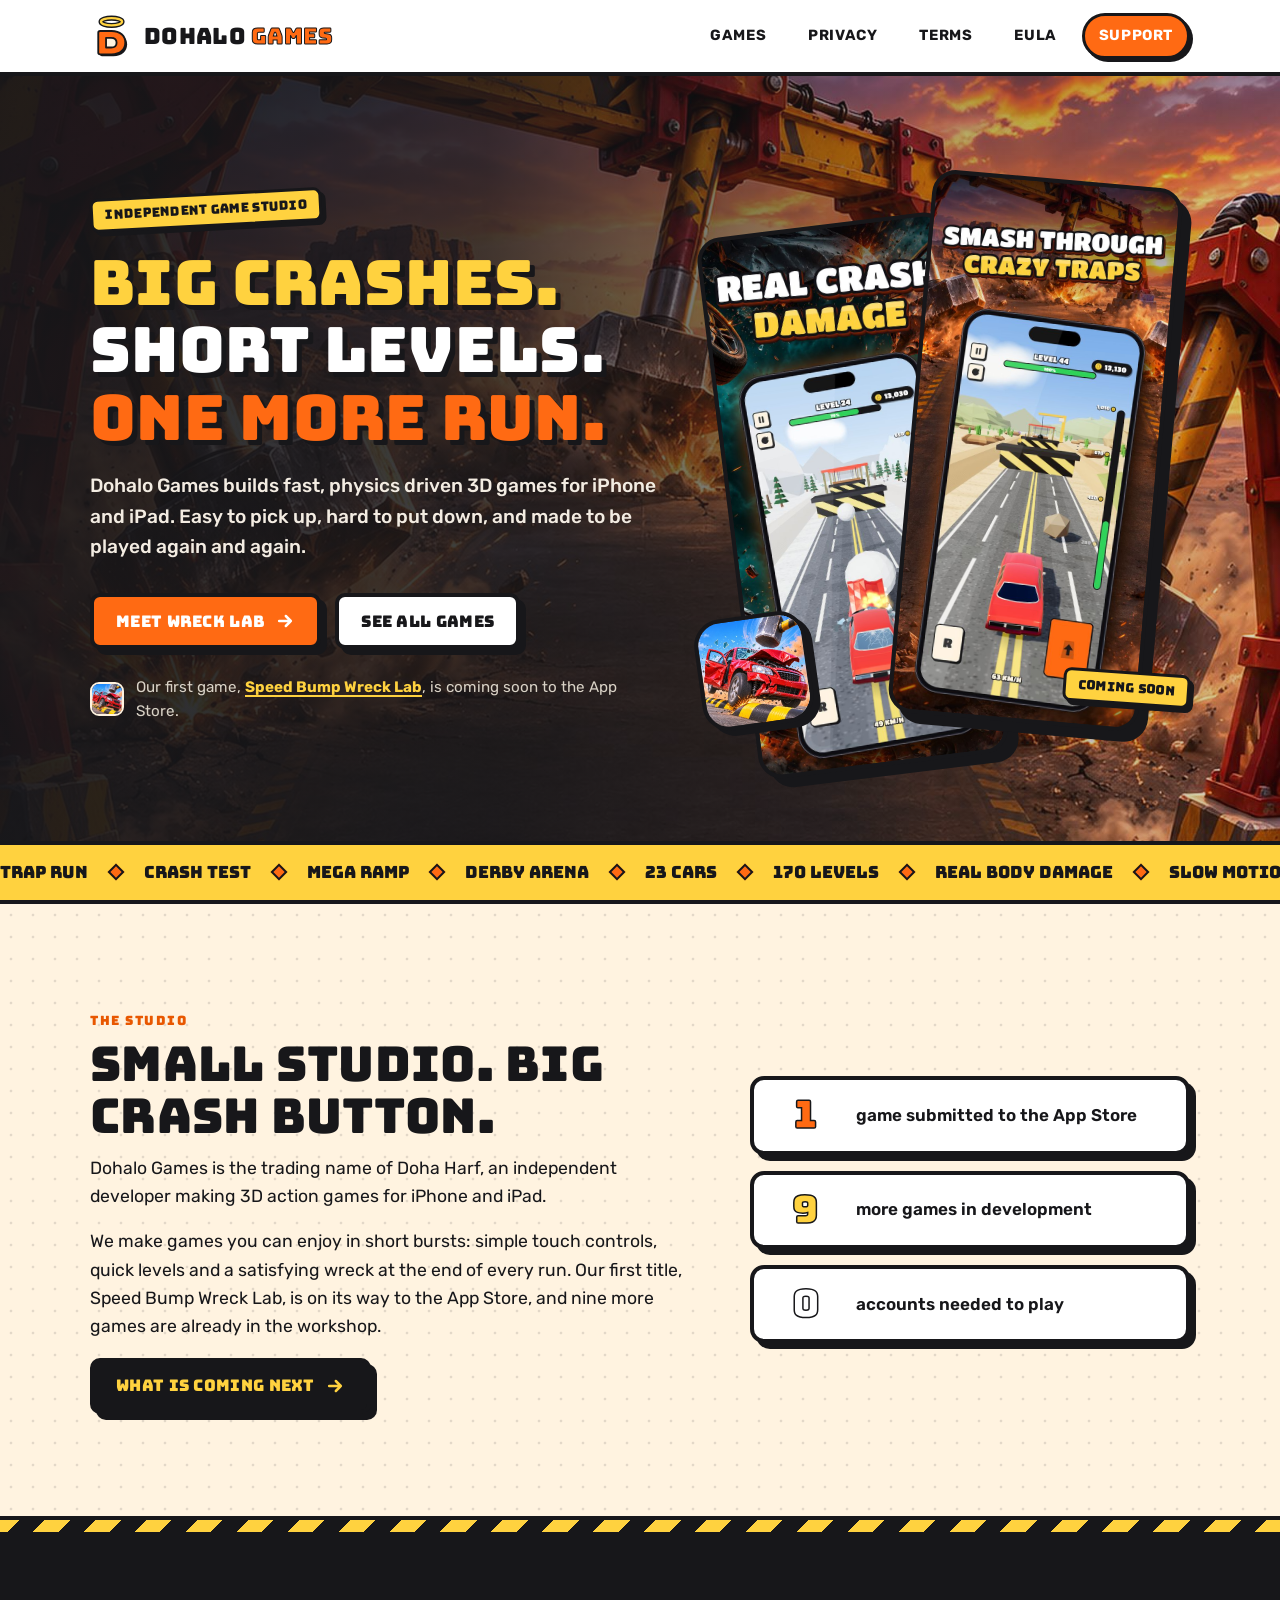
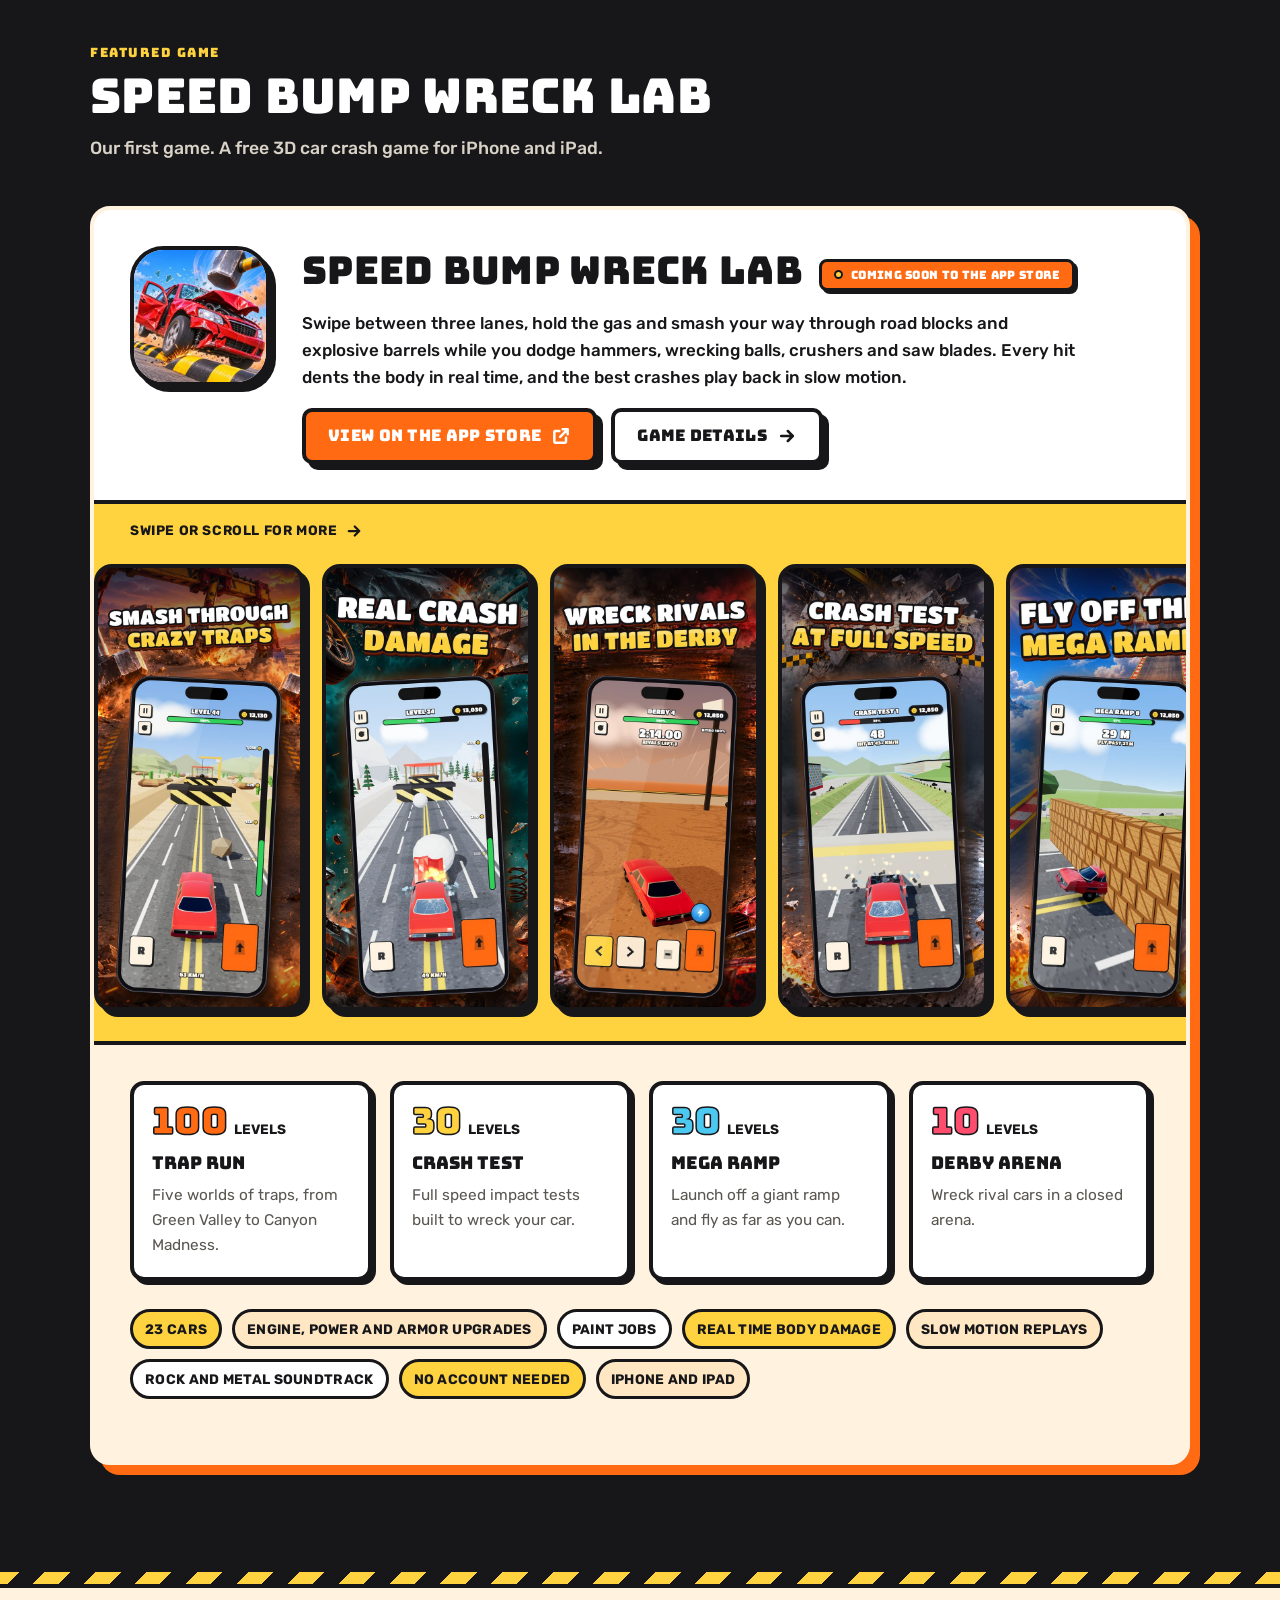
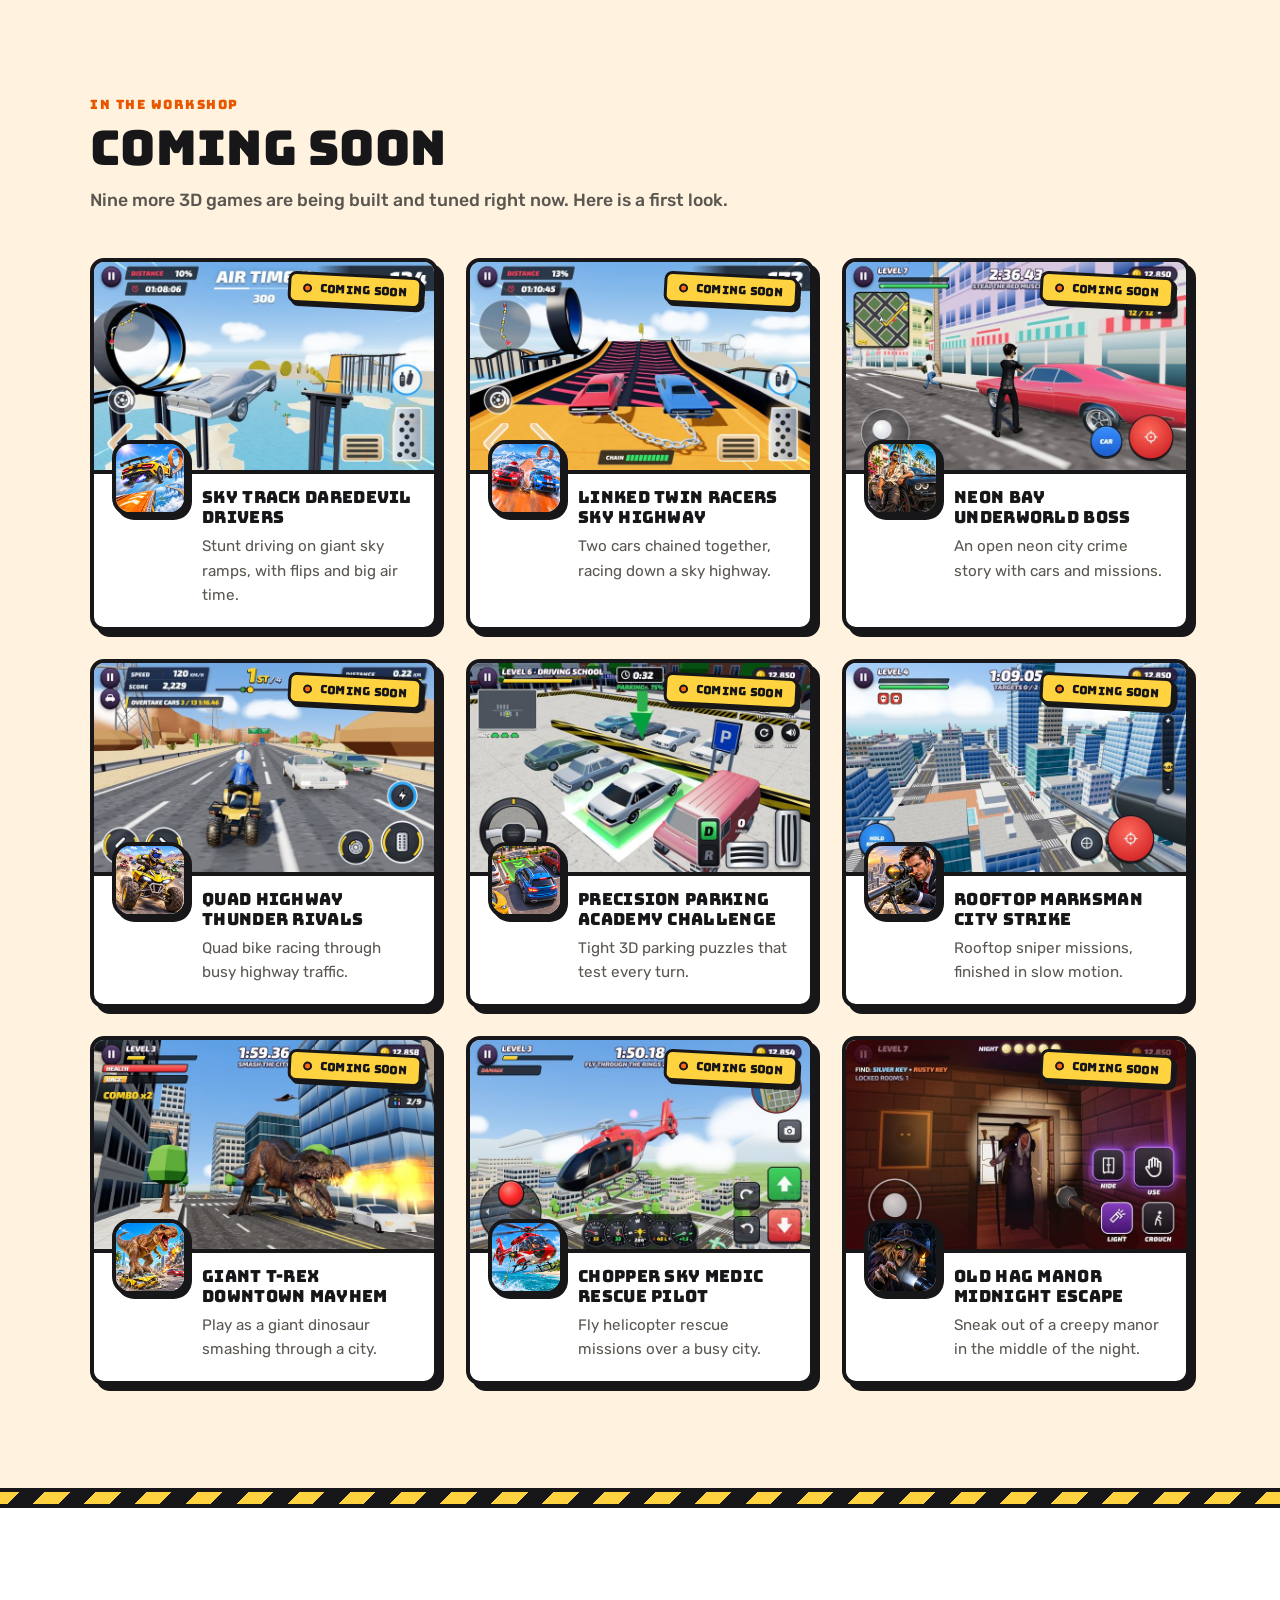
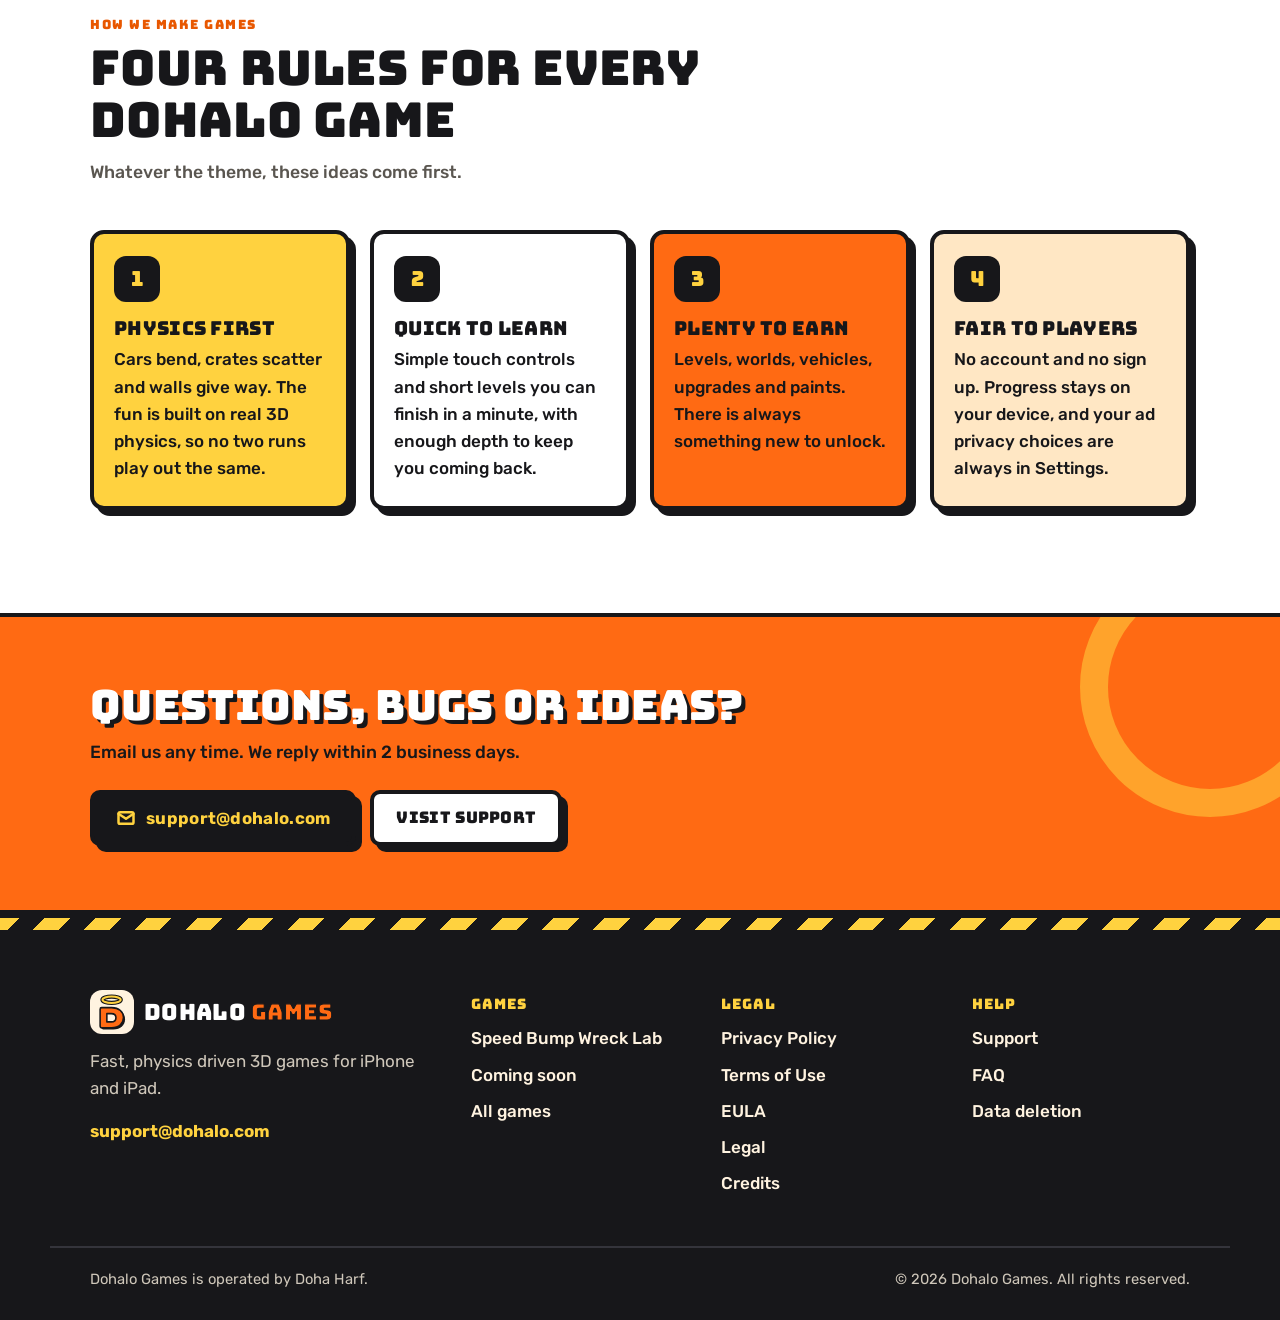
<file: index.html>
<!DOCTYPE html>
<html lang="en">
<head>
<meta charset="UTF-8">
<meta name="viewport" content="width=device-width, initial-scale=1">
<title>Dohalo Games | 3D action games for iPhone and iPad</title>
<meta name="description" content="Dohalo Games makes fast, physics driven 3D games for iPhone and iPad. Our first game, Speed Bump Wreck Lab, is coming soon to the App Store.">
<link rel="canonical" href="https://dohalo.com/">
<meta name="theme-color" content="#ff6a13">
<meta name="author" content="Dohalo Games">
<meta property="og:type" content="website">
<meta property="og:site_name" content="Dohalo Games">
<meta property="og:title" content="Dohalo Games | 3D action games for iPhone and iPad">
<meta property="og:description" content="Dohalo Games makes fast, physics driven 3D games for iPhone and iPad. Our first game, Speed Bump Wreck Lab, is coming soon to the App Store.">
<meta property="og:url" content="https://dohalo.com/">
<meta property="og:image" content="https://dohalo.com/img/og-image.jpg">
<meta property="og:image:width" content="1200">
<meta property="og:image:height" content="630">
<meta property="og:image:alt" content="Dohalo Games logo over Speed Bump Wreck Lab key art">
<meta property="og:locale" content="en_US">
<meta name="twitter:card" content="summary_large_image">
<meta name="twitter:title" content="Dohalo Games | 3D action games for iPhone and iPad">
<meta name="twitter:description" content="Dohalo Games makes fast, physics driven 3D games for iPhone and iPad. Our first game, Speed Bump Wreck Lab, is coming soon to the App Store.">
<meta name="twitter:image" content="https://dohalo.com/img/og-image.jpg">
<link rel="icon" href="/favicon.svg" type="image/svg+xml">
<link rel="apple-touch-icon" href="/img/apple-touch-icon.png">
<link rel="preconnect" href="https://fonts.googleapis.com"><link rel="preconnect" href="https://fonts.gstatic.com" crossorigin>
<link href="https://fonts.googleapis.com/css2?family=Bungee&amp;family=Rubik:wght@400;500;600;700&amp;display=swap" rel="stylesheet">
<link rel="stylesheet" href="/style.css">
<script>document.documentElement.classList.add('js')</script>
<script type="application/ld+json">{"@context": "https://schema.org", "@type": "Organization", "name": "Dohalo Games", "url": "https://dohalo.com/", "logo": "https://dohalo.com/logo.svg", "email": "support@dohalo.com", "description": "Dohalo Games is the trading name of Doha Harf, an independent developer of 3D games for iPhone and iPad."}</script>
</head>
<body>
<a class="skip" href="#main">Skip to content</a>
<header class="site-header">
  <div class="wrap bar">
    <a class="brand" href="/" aria-label="Dohalo Games home"><img src="/logo.svg" alt="" width="44" height="44"><span class="wordmark">Dohalo <b>Games</b></span></a>
    <button class="menu-btn" type="button" aria-expanded="false" aria-controls="site-nav"><span class="bars" aria-hidden="true"></span>Menu</button>
    <nav id="site-nav" class="site-nav" aria-label="Main">
      <ul><li><a href="/#games">Games</a></li><li><a href="/privacy.html">Privacy</a></li><li><a href="/terms.html">Terms</a></li><li><a href="/eula.html">EULA</a></li><li><a href="/support.html" class="nav-cta">Support</a></li></ul>
    </nav>
  </div>
</header>
<main id="main">
<section class="hero">
  <div class="wrap">
    <div>
      <span class="sticker">Independent game studio</span>
      <h1><span class="hl">Big crashes.</span> Short levels. <span class="hl2">One more run.</span></h1>
      <p class="lead">Dohalo Games builds fast, physics driven 3D games for iPhone and iPad. Easy to pick up, hard to put down, and made to be played again and again.</p>
      <div class="btn-row">
        <a class="btn" href="/games/speed-bump-wreck-lab.html">Meet Wreck Lab <svg viewBox="0 0 24 24" fill="none" stroke="currentColor" stroke-width="3" stroke-linecap="round" stroke-linejoin="round" aria-hidden="true"><path d="M5 12h14M13 6l6 6-6 6"/></svg></a>
        <a class="btn light" href="#games">See all games</a>
      </div>
      <p class="hero-note"><img src="/img/wreck-lab/icon.jpg" alt="" width="34" height="34"><span>Our first game, <a href="/games/speed-bump-wreck-lab.html">Speed Bump Wreck Lab</a>, is coming soon to the App Store.</span></p>
    </div>
    <div class="hero-stack" aria-hidden="true">
      <div class="phone back"><img src="/img/wreck-lab/iphone-02_damage.jpg" alt="" width="600" height="1304"></div>
      <div class="phone front"><img src="/img/wreck-lab/iphone-01_traps.jpg" alt="" width="600" height="1304"></div>
      <img class="icon-stamp" src="/img/wreck-lab/icon.jpg" alt="" width="360" height="360">
      <span class="sticker">Coming soon</span>
    </div>
  </div>
</section>
<div class="ticker" aria-hidden="true"><div class="ticker-track"><span>Trap Run</span><span>Crash Test</span><span>Mega Ramp</span><span>Derby Arena</span><span>23 cars</span><span>170 levels</span><span>Real body damage</span><span>Slow motion replays</span><span>Trap Run</span><span>Crash Test</span><span>Mega Ramp</span><span>Derby Arena</span><span>23 cars</span><span>170 levels</span><span>Real body damage</span><span>Slow motion replays</span></div></div>

<section class="section dots" id="studio">
  <div class="wrap intro">
    <div>
      <span class="eyebrow">The studio</span>
      <h2 class="sec-title">Small studio. Big crash button.</h2>
      <p>Dohalo Games is the trading name of Doha Harf, an independent developer making 3D action games for iPhone and iPad.</p>
      <p>We make games you can enjoy in short bursts: simple touch controls, quick levels and a satisfying wreck at the end of every run. Our first title, Speed Bump Wreck Lab, is on its way to the App Store, and nine more games are already in the workshop.</p>
      <div class="btn-row"><a class="btn dark" href="#coming-soon">What is coming next <svg viewBox="0 0 24 24" fill="none" stroke="currentColor" stroke-width="3" stroke-linecap="round" stroke-linejoin="round" aria-hidden="true"><path d="M5 12h14M13 6l6 6-6 6"/></svg></a></div>
    </div>
    <div class="stats">
      <div class="stat"><b>1</b><span>game submitted to the App Store</span></div>
      <div class="stat"><b>9</b><span>more games in development</span></div>
      <div class="stat"><b>0</b><span>accounts needed to play</span></div>
    </div>
  </div>
</section>
<div class="hazard" aria-hidden="true"></div>

<section class="section dark" id="games">
  <div class="wrap">
    <div class="sec-head">
      <span class="eyebrow">Featured game</span>
      <h2 class="sec-title">Speed Bump Wreck Lab</h2>
      <p class="sec-sub">Our first game. A free 3D car crash game for iPhone and iPad.</p>
    </div>
    <article class="feature">
      <div class="feature-head">
        <img class="app-icon" src="/img/wreck-lab/icon.jpg" alt="Speed Bump Wreck Lab app icon" width="360" height="360">
        <div>
          <div class="title-row"><h3>Speed Bump Wreck Lab</h3><span class="badge">Coming soon to the App Store</span></div>
          <p>Swipe between three lanes, hold the gas and smash your way through road blocks and explosive barrels while you dodge hammers, wrecking balls, crushers and saw blades. Every hit dents the body in real time, and the best crashes play back in slow motion.</p>
          <div class="btn-row">
            <a class="btn" href="https://apps.apple.com/app/id6835647122" target="_blank" rel="noopener">View on the App Store <svg viewBox="0 0 24 24" fill="none" stroke="currentColor" stroke-width="3" stroke-linecap="round" stroke-linejoin="round" aria-hidden="true"><path d="M14 4h6v6M20 4l-9 9M18 14v5a1 1 0 0 1-1 1H5a1 1 0 0 1-1-1V7a1 1 0 0 1 1-1h5"/></svg></a>
            <a class="btn light" href="/games/speed-bump-wreck-lab.html">Game details <svg viewBox="0 0 24 24" fill="none" stroke="currentColor" stroke-width="3" stroke-linecap="round" stroke-linejoin="round" aria-hidden="true"><path d="M5 12h14M13 6l6 6-6 6"/></svg></a>
          </div>
        </div>
      </div>
      <p class="scroll-hint">Swipe or scroll for more <svg width="18" height="18" viewBox="0 0 24 24" fill="none" stroke="currentColor" stroke-width="3" stroke-linecap="round" stroke-linejoin="round" aria-hidden="true"><path d="M5 12h14M13 6l6 6-6 6"/></svg></p>
<div class="shots" role="region" tabindex="0" aria-label="Speed Bump Wreck Lab screenshots"><a class="shot" href="/img/wreck-lab/iphone-01_traps.jpg" data-lightbox="home"><img src="/img/wreck-lab/iphone-01_traps.jpg" alt="Smash through crazy traps: a red car racing toward a road block in Trap Run" width="600" height="1304" loading="lazy" decoding="async"></a>
<a class="shot" href="/img/wreck-lab/iphone-02_damage.jpg" data-lightbox="home"><img src="/img/wreck-lab/iphone-02_damage.jpg" alt="Real crash damage: a dented car hitting a wrecking ball" width="600" height="1304" loading="lazy" decoding="async"></a>
<a class="shot" href="/img/wreck-lab/iphone-03_derby.jpg" data-lightbox="home"><img src="/img/wreck-lab/iphone-03_derby.jpg" alt="Wreck rivals in the Derby Arena" width="600" height="1304" loading="lazy" decoding="async"></a>
<a class="shot" href="/img/wreck-lab/iphone-04_crashtest.jpg" data-lightbox="home"><img src="/img/wreck-lab/iphone-04_crashtest.jpg" alt="Crash Test at full speed, glass and parts flying" width="600" height="1304" loading="lazy" decoding="async"></a>
<a class="shot" href="/img/wreck-lab/iphone-05_megaramp.jpg" data-lightbox="home"><img src="/img/wreck-lab/iphone-05_megaramp.jpg" alt="Flying off the Mega Ramp into a wall of crates" width="600" height="1304" loading="lazy" decoding="async"></a>
<a class="shot" href="/img/wreck-lab/iphone-06_canyon.jpg" data-lightbox="home"><img src="/img/wreck-lab/iphone-06_canyon.jpg" alt="Giant hammers and saw blades in Canyon Madness" width="600" height="1304" loading="lazy" decoding="async"></a>
<a class="shot" href="/img/wreck-lab/iphone-07_worlds.jpg" data-lightbox="home"><img src="/img/wreck-lab/iphone-07_worlds.jpg" alt="Five worlds, from snowy passes to the canyon" width="600" height="1304" loading="lazy" decoding="async"></a>
<a class="shot" href="/img/wreck-lab/iphone-08_garage.jpg" data-lightbox="home"><img src="/img/wreck-lab/iphone-08_garage.jpg" alt="The garage: 23 cars to unlock and upgrade" width="600" height="1304" loading="lazy" decoding="async"></a>
<a class="shot" href="/img/wreck-lab/iphone-09_police.jpg" data-lightbox="home"><img src="/img/wreck-lab/iphone-09_police.jpg" alt="Police cars and trucks in the garage" width="600" height="1304" loading="lazy" decoding="async"></a>
<a class="shot" href="/img/wreck-lab/iphone-10_levels.jpg" data-lightbox="home"><img src="/img/wreck-lab/iphone-10_levels.jpg" alt="Trap Run level select: 100 levels and 4 game modes" width="600" height="1304" loading="lazy" decoding="async"></a></div>
      <div class="feature-body">
        <div class="modes">
          <div class="mode"><div class="count">100<small>levels</small></div><h4>Trap Run</h4><p>Five worlds of traps, from Green Valley to Canyon Madness.</p></div>
          <div class="mode"><div class="count">30<small>levels</small></div><h4>Crash Test</h4><p>Full speed impact tests built to wreck your car.</p></div>
          <div class="mode"><div class="count">30<small>levels</small></div><h4>Mega Ramp</h4><p>Launch off a giant ramp and fly as far as you can.</p></div>
          <div class="mode"><div class="count">10<small>levels</small></div><h4>Derby Arena</h4><p>Wreck rival cars in a closed arena.</p></div>
        </div>
        <ul class="chips">
          <li>23 cars</li><li>Engine, power and armor upgrades</li><li>Paint jobs</li><li>Real time body damage</li><li>Slow motion replays</li><li>Rock and metal soundtrack</li><li>No account needed</li><li>iPhone and iPad</li>
        </ul>
      </div>
    </article>
  </div>
</section>
<div class="hazard" aria-hidden="true"></div>

<section class="section" id="coming-soon">
  <div class="wrap">
    <div class="sec-head">
      <span class="eyebrow">In the workshop</span>
      <h2 class="sec-title">Coming soon</h2>
      <p class="sec-sub">Nine more 3D games are being built and tuned right now. Here is a first look.</p>
    </div>
    <div class="games-grid">
      <article class="game-card">
        <div class="thumb"><img src="/img/games/sky-track-shot.jpg" alt="Sky Track Daredevil Drivers gameplay" width="720" height="450" loading="lazy" decoding="async"><span class="badge sun">Coming soon</span></div>
        <div class="info"><img src="/img/games/sky-track-icon.jpg" alt="Sky Track Daredevil Drivers icon" width="240" height="240" loading="lazy"><div><h3>Sky Track Daredevil Drivers</h3><p>Stunt driving on giant sky ramps, with flips and big air time.</p></div></div>
      </article>
      <article class="game-card">
        <div class="thumb"><img src="/img/games/linked-twin-shot.jpg" alt="Linked Twin Racers Sky Highway gameplay" width="720" height="450" loading="lazy" decoding="async"><span class="badge sun">Coming soon</span></div>
        <div class="info"><img src="/img/games/linked-twin-icon.jpg" alt="Linked Twin Racers Sky Highway icon" width="240" height="240" loading="lazy"><div><h3>Linked Twin Racers Sky Highway</h3><p>Two cars chained together, racing down a sky highway.</p></div></div>
      </article>
      <article class="game-card">
        <div class="thumb"><img src="/img/games/neon-bay-shot.jpg" alt="Neon Bay Underworld Boss gameplay" width="720" height="450" loading="lazy" decoding="async"><span class="badge sun">Coming soon</span></div>
        <div class="info"><img src="/img/games/neon-bay-icon.jpg" alt="Neon Bay Underworld Boss icon" width="240" height="240" loading="lazy"><div><h3>Neon Bay Underworld Boss</h3><p>An open neon city crime story with cars and missions.</p></div></div>
      </article>
      <article class="game-card">
        <div class="thumb"><img src="/img/games/quad-highway-shot.jpg" alt="Quad Highway Thunder Rivals gameplay" width="720" height="450" loading="lazy" decoding="async"><span class="badge sun">Coming soon</span></div>
        <div class="info"><img src="/img/games/quad-highway-icon.jpg" alt="Quad Highway Thunder Rivals icon" width="240" height="240" loading="lazy"><div><h3>Quad Highway Thunder Rivals</h3><p>Quad bike racing through busy highway traffic.</p></div></div>
      </article>
      <article class="game-card">
        <div class="thumb"><img src="/img/games/parking-academy-shot.jpg" alt="Precision Parking Academy Challenge gameplay" width="720" height="450" loading="lazy" decoding="async"><span class="badge sun">Coming soon</span></div>
        <div class="info"><img src="/img/games/parking-academy-icon.jpg" alt="Precision Parking Academy Challenge icon" width="240" height="240" loading="lazy"><div><h3>Precision Parking Academy Challenge</h3><p>Tight 3D parking puzzles that test every turn.</p></div></div>
      </article>
      <article class="game-card">
        <div class="thumb"><img src="/img/games/rooftop-marksman-shot.jpg" alt="Rooftop Marksman City Strike gameplay" width="720" height="450" loading="lazy" decoding="async"><span class="badge sun">Coming soon</span></div>
        <div class="info"><img src="/img/games/rooftop-marksman-icon.jpg" alt="Rooftop Marksman City Strike icon" width="240" height="240" loading="lazy"><div><h3>Rooftop Marksman City Strike</h3><p>Rooftop sniper missions, finished in slow motion.</p></div></div>
      </article>
      <article class="game-card">
        <div class="thumb"><img src="/img/games/trex-mayhem-shot.jpg" alt="Giant T-Rex Downtown Mayhem gameplay" width="720" height="450" loading="lazy" decoding="async"><span class="badge sun">Coming soon</span></div>
        <div class="info"><img src="/img/games/trex-mayhem-icon.jpg" alt="Giant T-Rex Downtown Mayhem icon" width="240" height="240" loading="lazy"><div><h3>Giant T-Rex Downtown Mayhem</h3><p>Play as a giant dinosaur smashing through a city.</p></div></div>
      </article>
      <article class="game-card">
        <div class="thumb"><img src="/img/games/chopper-medic-shot.jpg" alt="Chopper Sky Medic Rescue Pilot gameplay" width="720" height="450" loading="lazy" decoding="async"><span class="badge sun">Coming soon</span></div>
        <div class="info"><img src="/img/games/chopper-medic-icon.jpg" alt="Chopper Sky Medic Rescue Pilot icon" width="240" height="240" loading="lazy"><div><h3>Chopper Sky Medic Rescue Pilot</h3><p>Fly helicopter rescue missions over a busy city.</p></div></div>
      </article>
      <article class="game-card">
        <div class="thumb"><img src="/img/games/hag-manor-shot.jpg" alt="Old Hag Manor Midnight Escape gameplay" width="720" height="450" loading="lazy" decoding="async"><span class="badge sun">Coming soon</span></div>
        <div class="info"><img src="/img/games/hag-manor-icon.jpg" alt="Old Hag Manor Midnight Escape icon" width="240" height="240" loading="lazy"><div><h3>Old Hag Manor Midnight Escape</h3><p>Sneak out of a creepy manor in the middle of the night.</p></div></div>
      </article>
    </div>
  </div>
</section>
<div class="hazard" aria-hidden="true"></div>

<section class="section white" id="how-we-make-games">
  <div class="wrap">
    <div class="sec-head">
      <span class="eyebrow">How we make games</span>
      <h2 class="sec-title">Four rules for every Dohalo game</h2>
      <p class="sec-sub">Whatever the theme, these ideas come first.</p>
    </div>
    <div class="pillars">
      <div class="pillar"><span class="num">1</span><h3>Physics first</h3><p>Cars bend, crates scatter and walls give way. The fun is built on real 3D physics, so no two runs play out the same.</p></div>
      <div class="pillar"><span class="num">2</span><h3>Quick to learn</h3><p>Simple touch controls and short levels you can finish in a minute, with enough depth to keep you coming back.</p></div>
      <div class="pillar"><span class="num">3</span><h3>Plenty to earn</h3><p>Levels, worlds, vehicles, upgrades and paints. There is always something new to unlock.</p></div>
      <div class="pillar"><span class="num">4</span><h3>Fair to players</h3><p>No account and no sign up. Progress stays on your device, and your ad privacy choices are always in Settings.</p></div>
    </div>
  </div>
</section>

<section class="band" id="contact">
  <div class="wrap">
    <div>
      <h2>Questions, bugs or ideas?</h2>
      <p>Email us any time. We reply within 2 business days.</p>
    </div>
    <div class="btn-row">
      <a class="btn dark mail-btn" href="mailto:support@dohalo.com"><svg viewBox="0 0 24 24" fill="none" stroke="currentColor" stroke-width="3" stroke-linecap="round" stroke-linejoin="round" aria-hidden="true"><rect x="3" y="5" width="18" height="14" rx="2"/><path d="m3 7 9 6 9-6"/></svg> support@dohalo.com</a>
      <a class="btn light" href="/support.html">Visit support</a>
    </div>
  </div>
</section>
</main>
<footer class="site-footer">
  <div class="hazard" aria-hidden="true"></div>
  <div class="wrap foot-grid">
    <div class="foot-brand">
      <a class="brand" href="/" aria-label="Dohalo Games home"><img src="/logo.svg" alt="" width="44" height="44"><span class="wordmark">Dohalo <b>Games</b></span></a>
      <p>Fast, physics driven 3D games for iPhone and iPad.</p>
      <a class="foot-mail" href="mailto:support@dohalo.com">support@dohalo.com</a>
    </div>
    <div>
      <h2>Games</h2>
      <ul>
        <li><a href="/games/speed-bump-wreck-lab.html">Speed Bump Wreck Lab</a></li>
        <li><a href="/#coming-soon">Coming soon</a></li>
        <li><a href="/#games">All games</a></li>
      </ul>
    </div>
    <div>
      <h2>Legal</h2>
      <ul>
        <li><a href="/privacy.html">Privacy Policy</a></li>
        <li><a href="/terms.html">Terms of Use</a></li>
        <li><a href="/eula.html">EULA</a></li>
        <li><a href="/legal.html">Legal</a></li><li><a href="/credits.html">Credits</a></li>
      </ul>
    </div>
    <div>
      <h2>Help</h2>
      <ul>
        <li><a href="/support.html">Support</a></li>
        <li><a href="/support.html#faq">FAQ</a></li>
        <li><a href="/support.html#data-deletion">Data deletion</a></li>
      </ul>
    </div>
  </div>
  <div class="wrap foot-bottom">
    <p>Dohalo Games is operated by Doha Harf.</p>
    <p>&copy; 2026 Dohalo Games. All rights reserved.</p>
  </div>
</footer>
<script src="/site.js" defer></script>
</body>
</html>
</file>
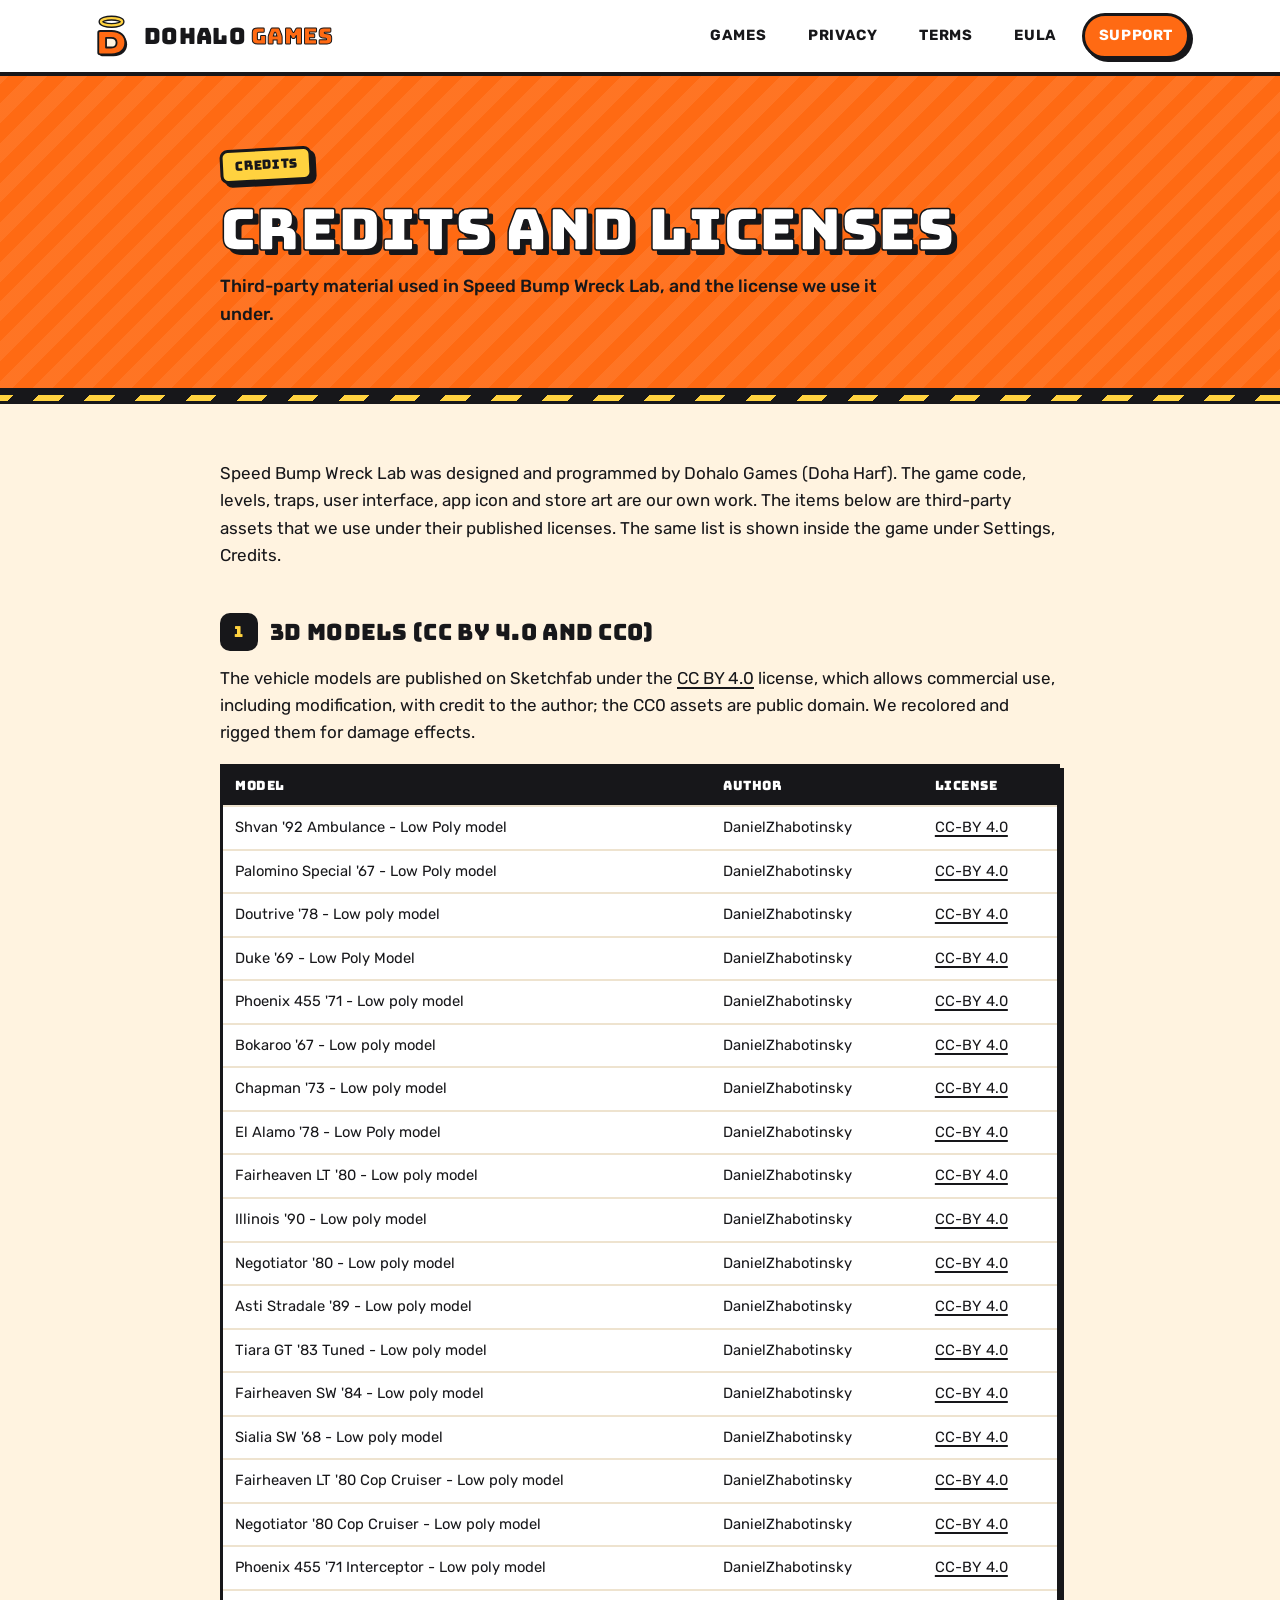
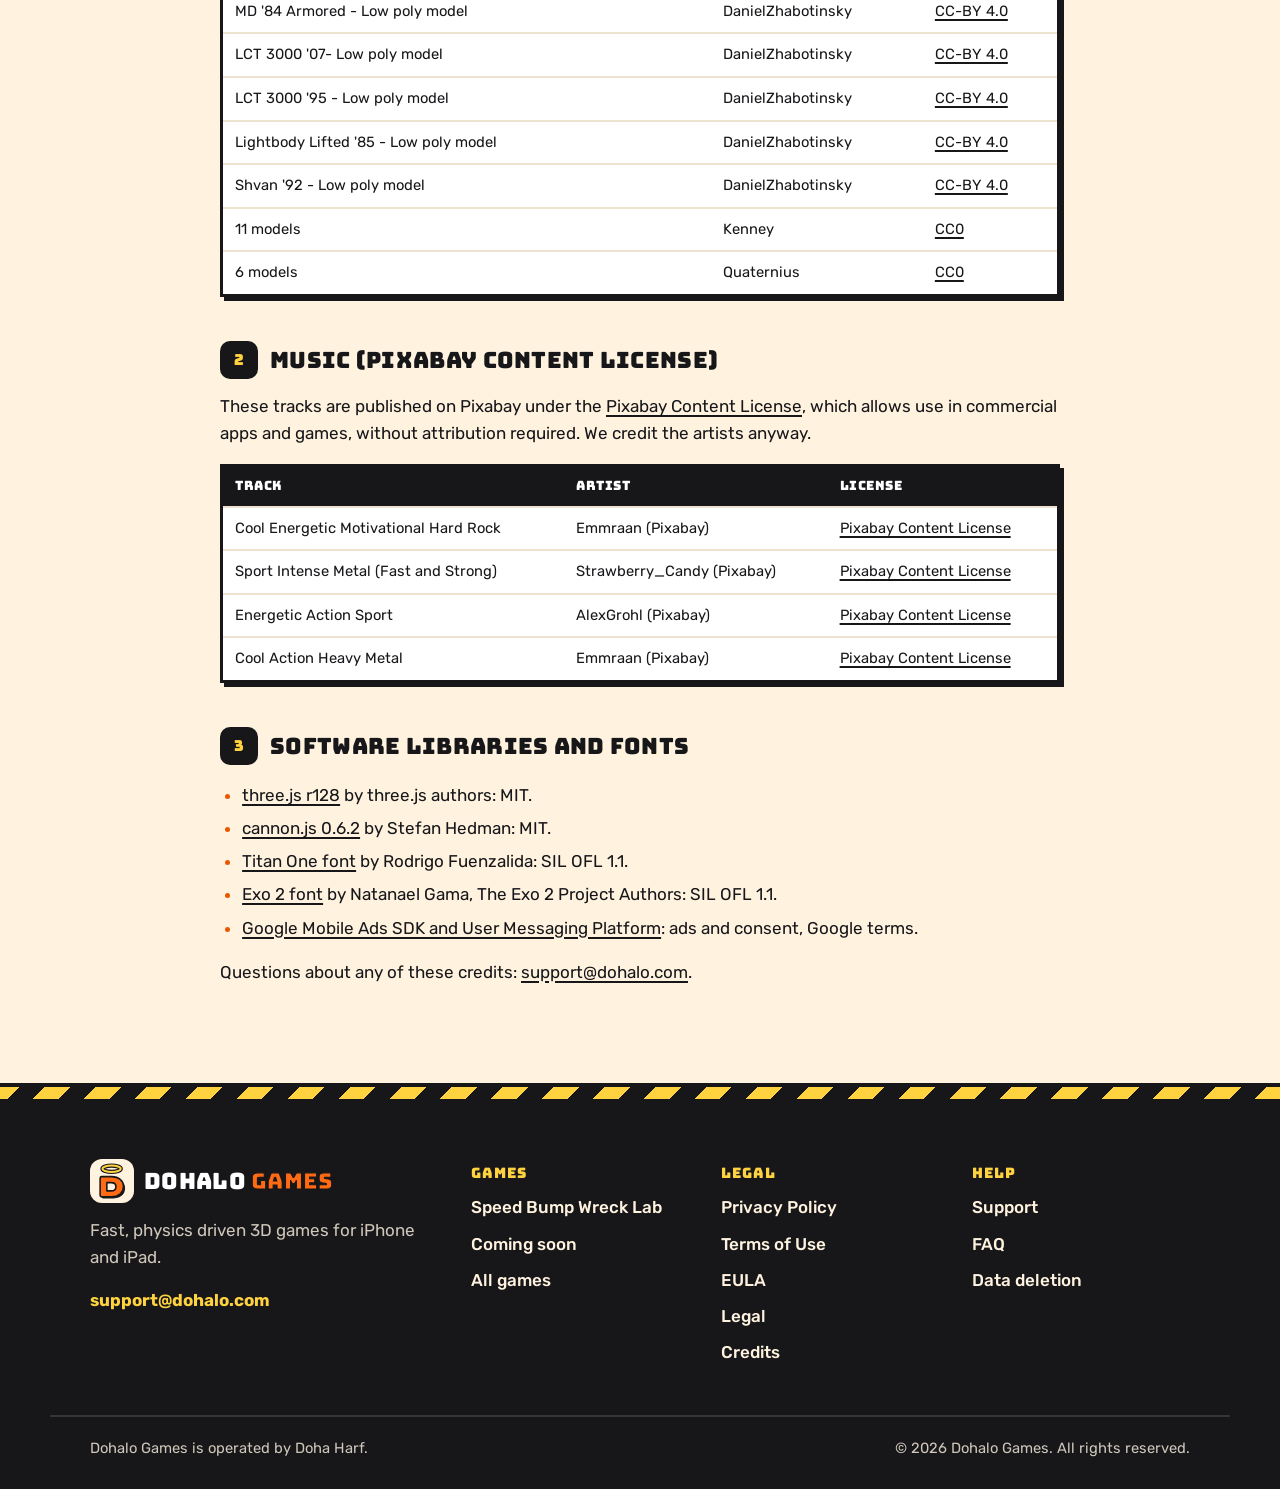
<file: credits.html>
<!DOCTYPE html>
<html lang="en">
<head>
<meta charset="UTF-8">
<meta name="viewport" content="width=device-width, initial-scale=1">
<title>Credits and licenses | Dohalo Games</title>
<meta name="description" content="Third-party 3D models, music, libraries and fonts used in Speed Bump Wreck Lab, with their licenses.">
<link rel="canonical" href="https://dohalo.com/credits.html">
<meta name="theme-color" content="#ff6a13">
<meta name="author" content="Dohalo Games">
<meta property="og:type" content="website">
<meta property="og:site_name" content="Dohalo Games">
<meta property="og:title" content="Legal information | Dohalo Games">
<meta property="og:description" content="Legal and trader information for Dohalo Games, operated by Doha Harf: EU Digital Services Act trader contact details.">
<meta property="og:url" content="https://dohalo.com/credits.html">
<meta property="og:image" content="https://dohalo.com/img/og-image.jpg">
<meta property="og:image:width" content="1200">
<meta property="og:image:height" content="630">
<meta property="og:image:alt" content="Dohalo Games logo over Speed Bump Wreck Lab key art">
<meta property="og:locale" content="en_US">
<meta name="twitter:card" content="summary_large_image">
<meta name="twitter:title" content="Legal information | Dohalo Games">
<meta name="twitter:description" content="Legal and trader information for Dohalo Games, operated by Doha Harf: EU Digital Services Act trader contact details.">
<meta name="twitter:image" content="https://dohalo.com/img/og-image.jpg">
<link rel="icon" href="/favicon.svg" type="image/svg+xml">
<link rel="apple-touch-icon" href="/img/apple-touch-icon.png">
<link rel="preconnect" href="https://fonts.googleapis.com"><link rel="preconnect" href="https://fonts.gstatic.com" crossorigin>
<link href="https://fonts.googleapis.com/css2?family=Bungee&amp;family=Rubik:wght@400;500;600;700&amp;display=swap" rel="stylesheet">
<link rel="stylesheet" href="/style.css">
<script>document.documentElement.classList.add('js')</script>
</head>
<body>
<a class="skip" href="#main">Skip to content</a>
<header class="site-header">
  <div class="wrap bar">
    <a class="brand" href="/" aria-label="Dohalo Games home"><img src="/logo.svg" alt="" width="44" height="44"><span class="wordmark">Dohalo <b>Games</b></span></a>
    <button class="menu-btn" type="button" aria-expanded="false" aria-controls="site-nav"><span class="bars" aria-hidden="true"></span>Menu</button>
    <nav id="site-nav" class="site-nav" aria-label="Main">
      <ul><li><a href="/#games">Games</a></li><li><a href="/privacy.html">Privacy</a></li><li><a href="/terms.html">Terms</a></li><li><a href="/eula.html">EULA</a></li><li><a href="/support.html" class="nav-cta">Support</a></li></ul>
    </nav>
  </div>
</header>
<main id="main">
<section class="page-head">
  <div class="wrap">
    <span class="sticker">Credits</span>
    <h1>Credits and licenses</h1>
    <p>Third-party material used in Speed Bump Wreck Lab, and the license we use it under.</p>
  </div>
</section>
<div class="hazard thin" aria-hidden="true"></div>
<div class="doc">
  <p>Speed Bump Wreck Lab was designed and programmed by Dohalo Games (Doha Harf). The game code, levels, traps, user interface, app icon and store art are our own work. The items below are third-party assets that we use under their published licenses. The same list is shown inside the game under Settings, Credits.</p>

  <h2 id="models"><span class="n">1</span>3D models (CC BY 4.0 and CC0)</h2>
  <p>The vehicle models are published on Sketchfab under the <a href="https://creativecommons.org/licenses/by/4.0/" rel="noopener">CC BY 4.0</a> license, which allows commercial use, including modification, with credit to the author; the CC0 assets are public domain. We recolored and rigged them for damage effects.</p>
  <div class="table-wrap"><table>
    <thead><tr><th>Model</th><th>Author</th><th>License</th></tr></thead>
    <tbody>
      <tr><td>Shvan &#x27;92 Ambulance - Low Poly model</td><td>DanielZhabotinsky</td><td><a href="https://sketchfab.com/3d-models/2856dd3c61f940909dced9a5c0379484" rel="noopener">CC-BY 4.0</a></td></tr>
      <tr><td>Palomino Special &#x27;67 - Low Poly model</td><td>DanielZhabotinsky</td><td><a href="https://sketchfab.com/3d-models/8419d645064e4b1699d970375e1c3cc7" rel="noopener">CC-BY 4.0</a></td></tr>
      <tr><td>Doutrive &#x27;78 - Low poly model</td><td>DanielZhabotinsky</td><td><a href="https://sketchfab.com/3d-models/30700a84311c4bea9ef722f0773ce92a" rel="noopener">CC-BY 4.0</a></td></tr>
      <tr><td>Duke &#x27;69 - Low Poly Model</td><td>DanielZhabotinsky</td><td><a href="https://sketchfab.com/3d-models/46fed79f600c4fc69e060991f9e3e4f9" rel="noopener">CC-BY 4.0</a></td></tr>
      <tr><td>Phoenix 455 &#x27;71 - Low poly model</td><td>DanielZhabotinsky</td><td><a href="https://sketchfab.com/3d-models/955edc733c6d44fabc0ad7c246a15896" rel="noopener">CC-BY 4.0</a></td></tr>
      <tr><td>Bokaroo &#x27;67 - Low poly model</td><td>DanielZhabotinsky</td><td><a href="https://sketchfab.com/3d-models/22015d1863d6455aa31cfd738b972c50" rel="noopener">CC-BY 4.0</a></td></tr>
      <tr><td>Chapman &#x27;73 - Low poly model</td><td>DanielZhabotinsky</td><td><a href="https://sketchfab.com/3d-models/f30b644b59b54e809355009dce463d47" rel="noopener">CC-BY 4.0</a></td></tr>
      <tr><td>El Alamo &#x27;78 - Low Poly model</td><td>DanielZhabotinsky</td><td><a href="https://sketchfab.com/3d-models/41b3a5c0bc534817b3311c3736c403e6" rel="noopener">CC-BY 4.0</a></td></tr>
      <tr><td>Fairheaven LT &#x27;80 - Low poly model</td><td>DanielZhabotinsky</td><td><a href="https://sketchfab.com/3d-models/e2678da920cc4be68dbc193727919ffb" rel="noopener">CC-BY 4.0</a></td></tr>
      <tr><td>Illinois &#x27;90 - Low poly model</td><td>DanielZhabotinsky</td><td><a href="https://sketchfab.com/3d-models/d604871eee5b4181bb298163b0b675b7" rel="noopener">CC-BY 4.0</a></td></tr>
      <tr><td>Negotiator &#x27;80 - Low poly model</td><td>DanielZhabotinsky</td><td><a href="https://sketchfab.com/3d-models/892b2684fb37442299bfad9222cf331c" rel="noopener">CC-BY 4.0</a></td></tr>
      <tr><td>Asti Stradale &#x27;89 - Low poly model</td><td>DanielZhabotinsky</td><td><a href="https://sketchfab.com/3d-models/97b15b067111443ebe05840137b49c65" rel="noopener">CC-BY 4.0</a></td></tr>
      <tr><td>Tiara GT &#x27;83 Tuned - Low poly model</td><td>DanielZhabotinsky</td><td><a href="https://sketchfab.com/3d-models/59a0eaaa2af144b2956957e7032d0221" rel="noopener">CC-BY 4.0</a></td></tr>
      <tr><td>Fairheaven SW &#x27;84 - Low poly model</td><td>DanielZhabotinsky</td><td><a href="https://sketchfab.com/3d-models/aa0becb6e854422596cac6b21bf79787" rel="noopener">CC-BY 4.0</a></td></tr>
      <tr><td>Sialia SW &#x27;68 - Low poly model</td><td>DanielZhabotinsky</td><td><a href="https://sketchfab.com/3d-models/eea2291a90f04a4b860c9e74be14f2d6" rel="noopener">CC-BY 4.0</a></td></tr>
      <tr><td>Fairheaven LT &#x27;80 Cop Cruiser - Low poly model</td><td>DanielZhabotinsky</td><td><a href="https://sketchfab.com/3d-models/61766c1e6e1e4b2b803c174f33433a74" rel="noopener">CC-BY 4.0</a></td></tr>
      <tr><td>Negotiator &#x27;80 Cop Cruiser - Low poly model</td><td>DanielZhabotinsky</td><td><a href="https://sketchfab.com/3d-models/945fd09f513f4d1ab19b6388a7ea7323" rel="noopener">CC-BY 4.0</a></td></tr>
      <tr><td>Phoenix 455 &#x27;71 Interceptor - Low poly model</td><td>DanielZhabotinsky</td><td><a href="https://sketchfab.com/3d-models/fbd5b96599944932a71fc8c81291253c" rel="noopener">CC-BY 4.0</a></td></tr>
      <tr><td>MD &#x27;84 Armored - Low poly model</td><td>DanielZhabotinsky</td><td><a href="https://sketchfab.com/3d-models/26e809cce40e4359a3199649f12ef295" rel="noopener">CC-BY 4.0</a></td></tr>
      <tr><td>LCT 3000 &#x27;07- Low poly model</td><td>DanielZhabotinsky</td><td><a href="https://sketchfab.com/3d-models/3be03b6a43aa41898c9ca806b8787052" rel="noopener">CC-BY 4.0</a></td></tr>
      <tr><td>LCT 3000 &#x27;95 - Low poly model</td><td>DanielZhabotinsky</td><td><a href="https://sketchfab.com/3d-models/663a0953c038434a918cb85725c88ffa" rel="noopener">CC-BY 4.0</a></td></tr>
      <tr><td>Lightbody Lifted &#x27;85 - Low poly model</td><td>DanielZhabotinsky</td><td><a href="https://sketchfab.com/3d-models/67beae18c3d24be68f9c8f0ec382d8e3" rel="noopener">CC-BY 4.0</a></td></tr>
      <tr><td>Shvan &#x27;92 - Low poly model</td><td>DanielZhabotinsky</td><td><a href="https://sketchfab.com/3d-models/09d718c9cf72401b8534d265a06a803f" rel="noopener">CC-BY 4.0</a></td></tr>
      <tr><td>11 models</td><td>Kenney</td><td><a href="https://kenney.nl" rel="noopener">CC0</a></td></tr>
      <tr><td>6 models</td><td>Quaternius</td><td><a href="https://poly.pizza" rel="noopener">CC0</a></td></tr>
    </tbody>
  </table></div>

  <h2 id="music"><span class="n">2</span>Music (Pixabay Content License)</h2>
  <p>These tracks are published on Pixabay under the <a href="https://pixabay.com/service/license-summary/" rel="noopener">Pixabay Content License</a>, which allows use in commercial apps and games, without attribution required. We credit the artists anyway.</p>
  <div class="table-wrap"><table>
    <thead><tr><th>Track</th><th>Artist</th><th>License</th></tr></thead>
    <tbody>
      <tr><td>Cool Energetic Motivational Hard Rock</td><td>Emmraan (Pixabay)</td><td><a href="https://pixabay.com/music/rock-cool-energetic-motivational-hard-rock-heavy-metal-243771/" rel="noopener">Pixabay Content License</a></td></tr>
      <tr><td>Sport Intense Metal (Fast and Strong)</td><td>Strawberry_Candy (Pixabay)</td><td><a href="https://pixabay.com/music/metal-sport-intense-metal-fast-and-strong-622134/" rel="noopener">Pixabay Content License</a></td></tr>
      <tr><td>Energetic Action Sport</td><td>AlexGrohl (Pixabay)</td><td><a href="https://pixabay.com/music/rock-energetic-action-sport-500409/" rel="noopener">Pixabay Content License</a></td></tr>
      <tr><td>Cool Action Heavy Metal</td><td>Emmraan (Pixabay)</td><td><a href="https://pixabay.com/music/hard-rock-cool-action-heavy-metal-solo-guitar-242226/" rel="noopener">Pixabay Content License</a></td></tr>
    </tbody>
  </table></div>

  <h2 id="software"><span class="n">3</span>Software libraries and fonts</h2>
  <ul>
    <li><a href="https://threejs.org" rel="noopener">three.js r128</a> by three.js authors: MIT.</li>
    <li><a href="https://github.com/schteppe/cannon.js" rel="noopener">cannon.js 0.6.2</a> by Stefan Hedman: MIT.</li>
    <li><a href="https://fonts.google.com/specimen/Titan+One" rel="noopener">Titan One font</a> by Rodrigo Fuenzalida: SIL OFL 1.1.</li>
    <li><a href="https://github.com/googlefonts/Exo-2.0" rel="noopener">Exo 2 font</a> by Natanael Gama, The Exo 2 Project Authors: SIL OFL 1.1.</li>
    <li><a href="https://developers.google.com/admob/ios" rel="noopener">Google Mobile Ads SDK and User Messaging Platform</a>: ads and consent, Google terms.</li>
  </ul>
  <p>Questions about any of these credits: <a href="mailto:support@dohalo.com">support@dohalo.com</a>.</p>
</div>
</main>
<footer class="site-footer">
  <div class="hazard" aria-hidden="true"></div>
  <div class="wrap foot-grid">
    <div class="foot-brand">
      <a class="brand" href="/" aria-label="Dohalo Games home"><img src="/logo.svg" alt="" width="44" height="44"><span class="wordmark">Dohalo <b>Games</b></span></a>
      <p>Fast, physics driven 3D games for iPhone and iPad.</p>
      <a class="foot-mail" href="mailto:support@dohalo.com">support@dohalo.com</a>
    </div>
    <div>
      <h2>Games</h2>
      <ul>
        <li><a href="/games/speed-bump-wreck-lab.html">Speed Bump Wreck Lab</a></li>
        <li><a href="/#coming-soon">Coming soon</a></li>
        <li><a href="/#games">All games</a></li>
      </ul>
    </div>
    <div>
      <h2>Legal</h2>
      <ul>
        <li><a href="/privacy.html">Privacy Policy</a></li>
        <li><a href="/terms.html">Terms of Use</a></li>
        <li><a href="/eula.html">EULA</a></li>
        <li><a href="/legal.html">Legal</a></li><li><a href="/credits.html">Credits</a></li>
      </ul>
    </div>
    <div>
      <h2>Help</h2>
      <ul>
        <li><a href="/support.html">Support</a></li>
        <li><a href="/support.html#faq">FAQ</a></li>
        <li><a href="/support.html#data-deletion">Data deletion</a></li>
      </ul>
    </div>
  </div>
  <div class="wrap foot-bottom">
    <p>Dohalo Games is operated by Doha Harf.</p>
    <p>&copy; 2026 Dohalo Games. All rights reserved.</p>
  </div>
</footer>
<script src="/site.js" defer></script>
</body>
</html>
</file>
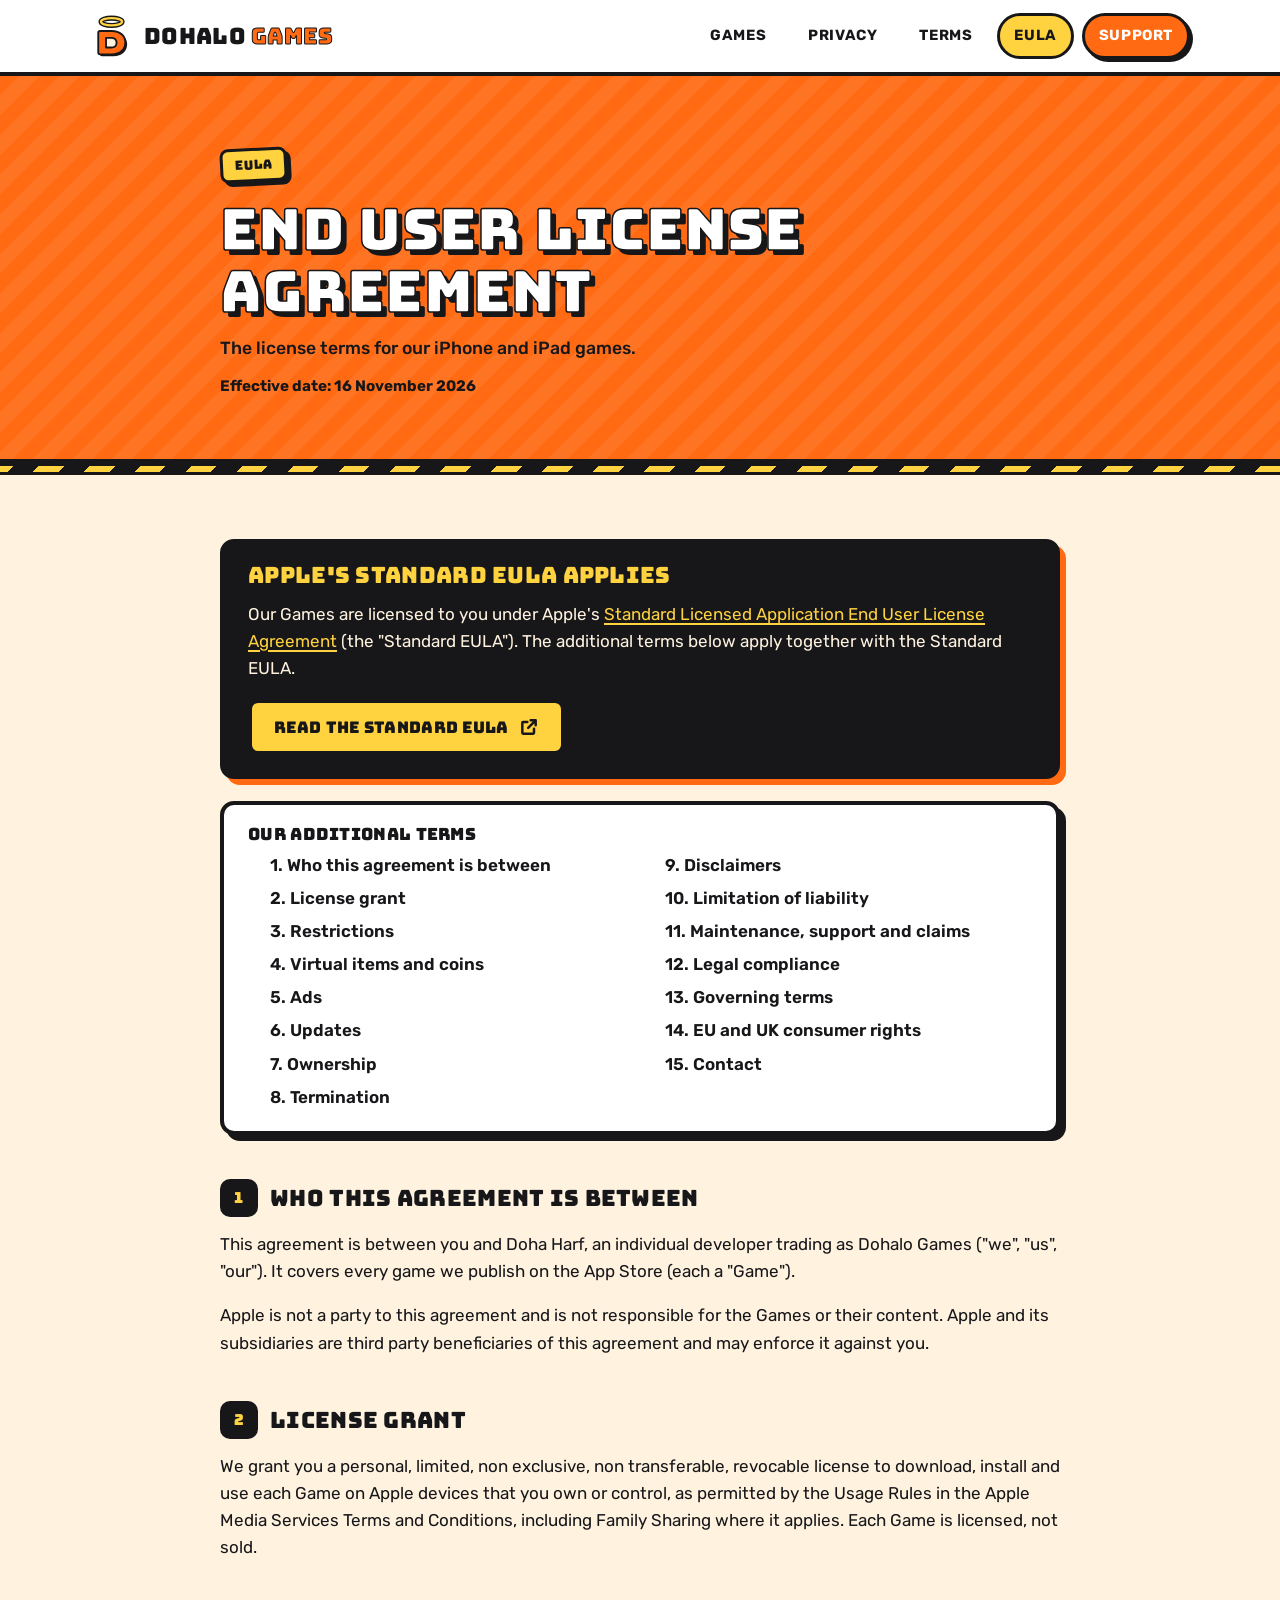
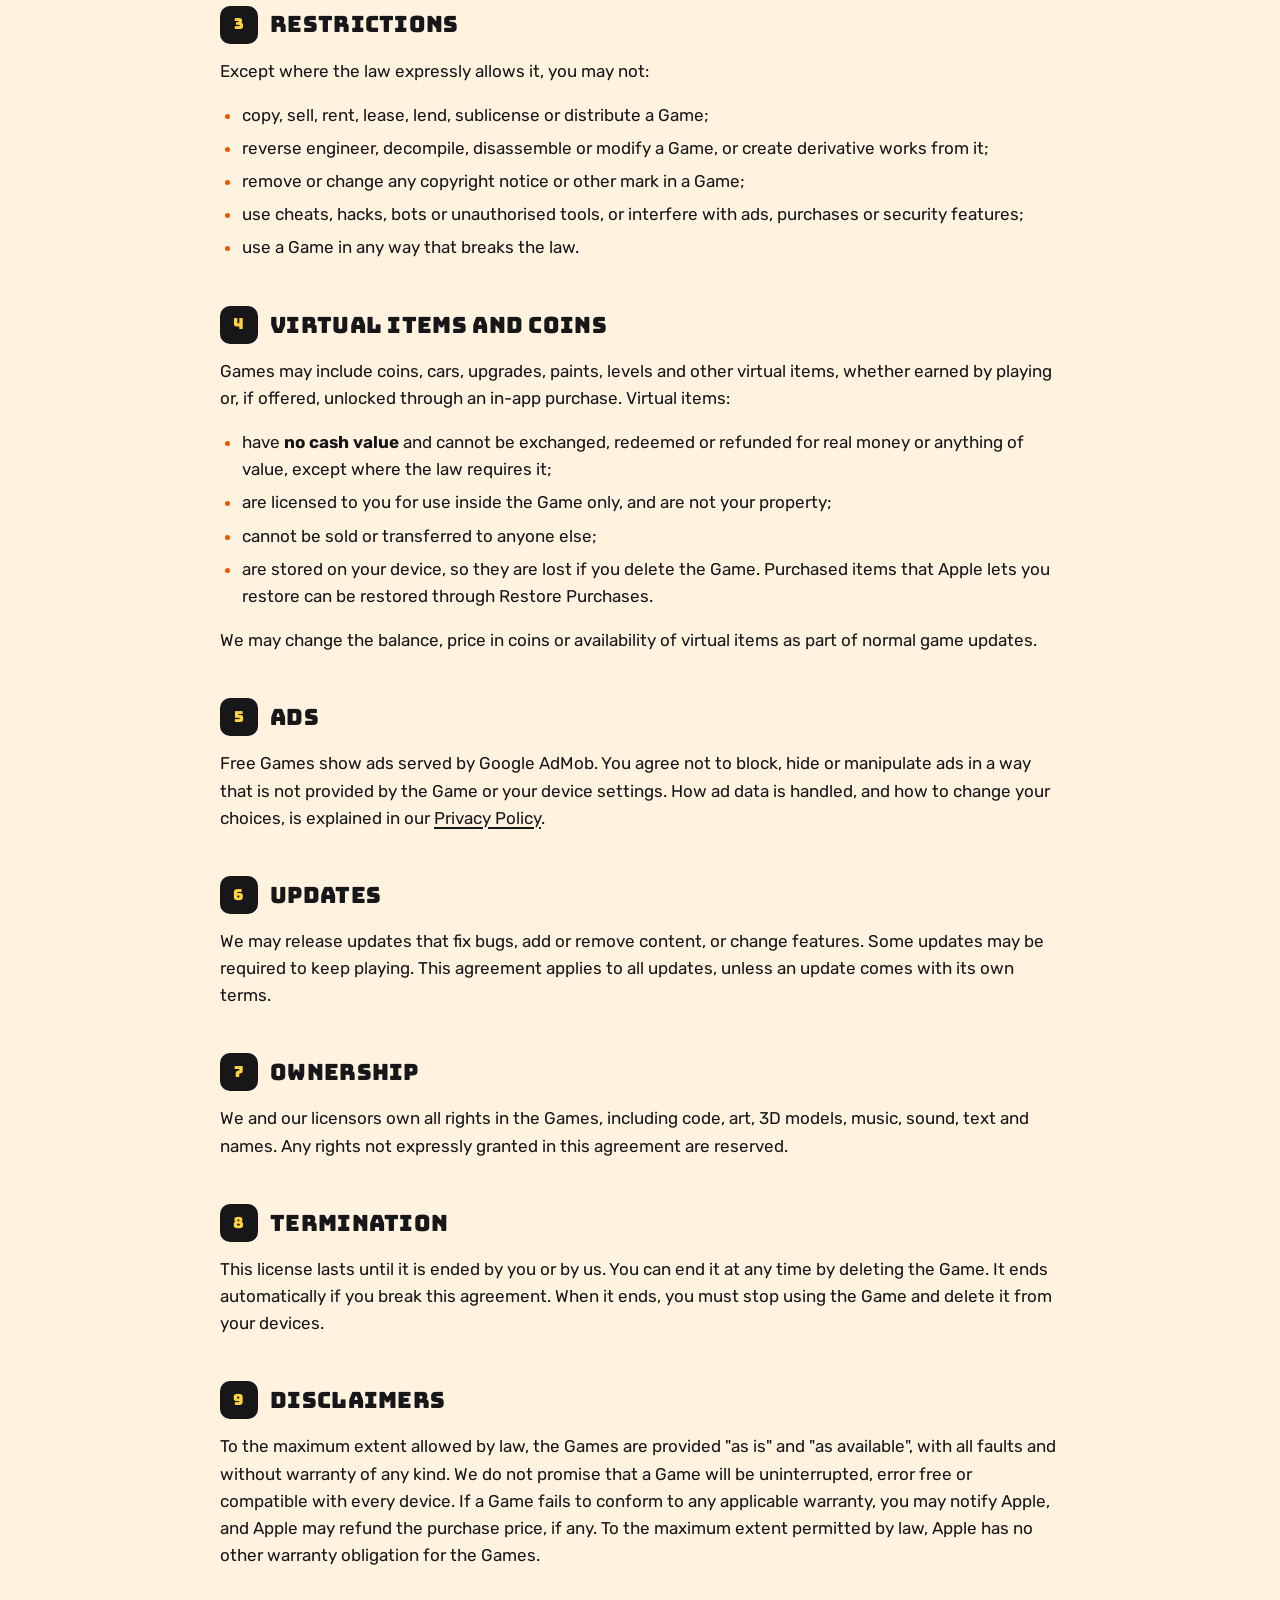
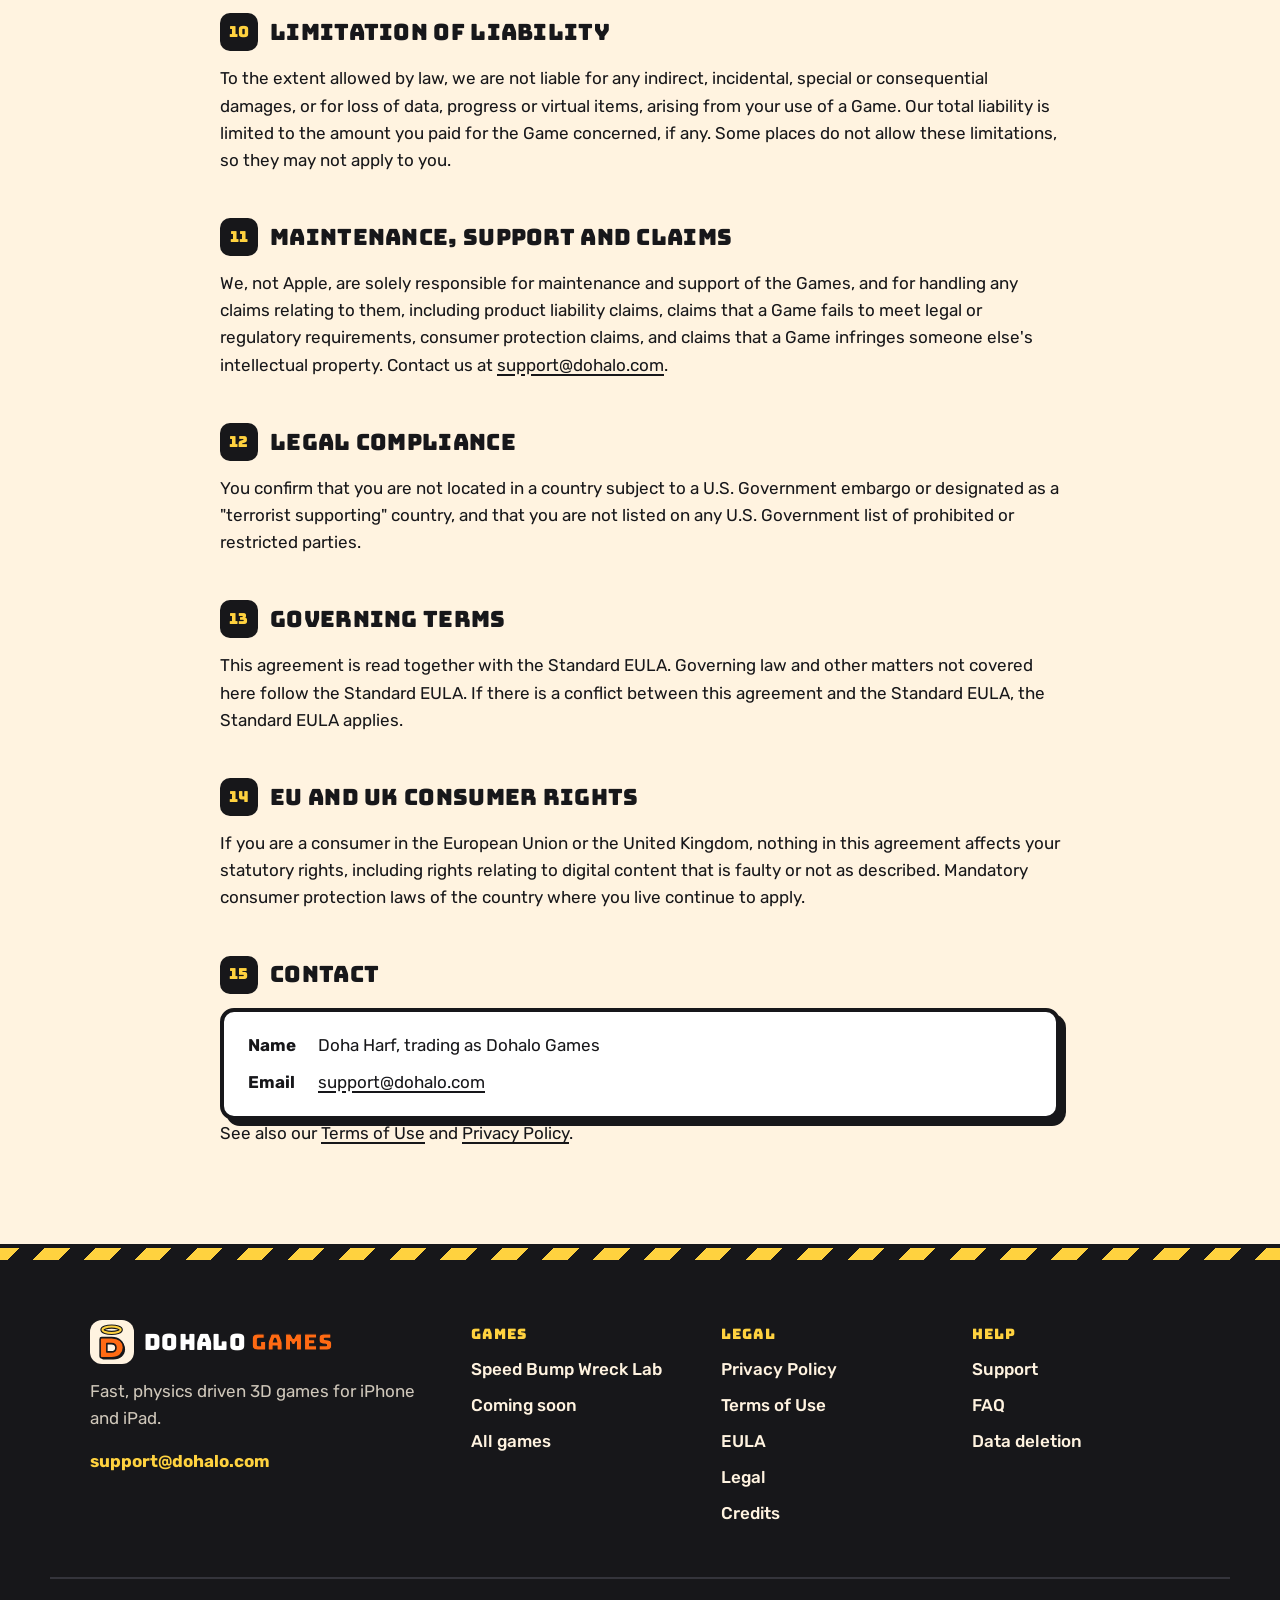
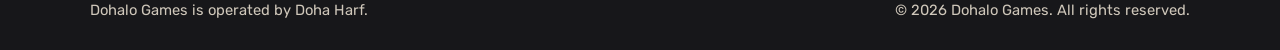
<file: eula.html>
<!DOCTYPE html>
<html lang="en">
<head>
<meta charset="UTF-8">
<meta name="viewport" content="width=device-width, initial-scale=1">
<title>End User License Agreement | Dohalo Games</title>
<meta name="description" content="Dohalo Games are licensed under Apple's Standard Licensed Application End User License Agreement, plus these additional terms.">
<link rel="canonical" href="https://dohalo.com/eula.html">
<meta name="theme-color" content="#ff6a13">
<meta name="author" content="Dohalo Games">
<meta property="og:type" content="website">
<meta property="og:site_name" content="Dohalo Games">
<meta property="og:title" content="End User License Agreement | Dohalo Games">
<meta property="og:description" content="Dohalo Games are licensed under Apple's Standard Licensed Application End User License Agreement, plus these additional terms.">
<meta property="og:url" content="https://dohalo.com/eula.html">
<meta property="og:image" content="https://dohalo.com/img/og-image.jpg">
<meta property="og:image:width" content="1200">
<meta property="og:image:height" content="630">
<meta property="og:image:alt" content="Dohalo Games logo over Speed Bump Wreck Lab key art">
<meta property="og:locale" content="en_US">
<meta name="twitter:card" content="summary_large_image">
<meta name="twitter:title" content="End User License Agreement | Dohalo Games">
<meta name="twitter:description" content="Dohalo Games are licensed under Apple's Standard Licensed Application End User License Agreement, plus these additional terms.">
<meta name="twitter:image" content="https://dohalo.com/img/og-image.jpg">
<link rel="icon" href="/favicon.svg" type="image/svg+xml">
<link rel="apple-touch-icon" href="/img/apple-touch-icon.png">
<link rel="preconnect" href="https://fonts.googleapis.com"><link rel="preconnect" href="https://fonts.gstatic.com" crossorigin>
<link href="https://fonts.googleapis.com/css2?family=Bungee&amp;family=Rubik:wght@400;500;600;700&amp;display=swap" rel="stylesheet">
<link rel="stylesheet" href="/style.css">
<script>document.documentElement.classList.add('js')</script>
</head>
<body>
<a class="skip" href="#main">Skip to content</a>
<header class="site-header">
  <div class="wrap bar">
    <a class="brand" href="/" aria-label="Dohalo Games home"><img src="/logo.svg" alt="" width="44" height="44"><span class="wordmark">Dohalo <b>Games</b></span></a>
    <button class="menu-btn" type="button" aria-expanded="false" aria-controls="site-nav"><span class="bars" aria-hidden="true"></span>Menu</button>
    <nav id="site-nav" class="site-nav" aria-label="Main">
      <ul><li><a href="/#games">Games</a></li><li><a href="/privacy.html">Privacy</a></li><li><a href="/terms.html">Terms</a></li><li><a href="/eula.html" aria-current="page">EULA</a></li><li><a href="/support.html" class="nav-cta">Support</a></li></ul>
    </nav>
  </div>
</header>
<main id="main">
<section class="page-head">
  <div class="wrap">
    <span class="sticker">EULA</span>
    <h1>End User License Agreement</h1>
    <p>The license terms for our iPhone and iPad games.</p><p class="meta">Effective date: 16 November 2026</p>
  </div>
</section>
<div class="hazard thin" aria-hidden="true"></div>
<div class="doc">
  <div class="box dark">
    <h2 style="margin-top:0;color:var(--sun)">Apple's Standard EULA applies</h2>
    <p>Our Games are licensed to you under Apple's <a href="https://www.apple.com/legal/internet-services/itunes/dev/stdeula/" target="_blank" rel="noopener">Standard Licensed Application End User License Agreement</a> (the "Standard EULA"). The additional terms below apply together with the Standard EULA.</p>
    <a class="btn sun" href="https://www.apple.com/legal/internet-services/itunes/dev/stdeula/" target="_blank" rel="noopener">Read the Standard EULA <svg viewBox="0 0 24 24" fill="none" stroke="currentColor" stroke-width="3" stroke-linecap="round" stroke-linejoin="round" aria-hidden="true"><path d="M14 4h6v6M20 4l-9 9M18 14v5a1 1 0 0 1-1 1H5a1 1 0 0 1-1-1V7a1 1 0 0 1 1-1h5"/></svg></a>
  </div>
  <div class="box"><h3>Our additional terms</h3><ol class="toc"><li><a href="#parties">1. Who this agreement is between</a></li><li><a href="#license">2. License grant</a></li><li><a href="#restrictions">3. Restrictions</a></li><li><a href="#virtual-items">4. Virtual items and coins</a></li><li><a href="#ads">5. Ads</a></li><li><a href="#updates">6. Updates</a></li><li><a href="#ownership">7. Ownership</a></li><li><a href="#termination">8. Termination</a></li><li><a href="#disclaimers">9. Disclaimers</a></li><li><a href="#liability">10. Limitation of liability</a></li><li><a href="#support">11. Maintenance, support and claims</a></li><li><a href="#legal-compliance">12. Legal compliance</a></li><li><a href="#governing">13. Governing terms</a></li><li><a href="#consumer">14. EU and UK consumer rights</a></li><li><a href="#contact">15. Contact</a></li></ol></div>
  <h2 id="parties"><span class="n">1</span>Who this agreement is between</h2>
<p>This agreement is between you and Doha Harf, an individual developer trading as Dohalo Games ("we", "us", "our"). It covers every game we publish on the App Store (each a "Game").</p>
<p>Apple is not a party to this agreement and is not responsible for the Games or their content. Apple and its subsidiaries are third party beneficiaries of this agreement and may enforce it against you.</p>
<h2 id="license"><span class="n">2</span>License grant</h2>
<p>We grant you a personal, limited, non exclusive, non transferable, revocable license to download, install and use each Game on Apple devices that you own or control, as permitted by the Usage Rules in the Apple Media Services Terms and Conditions, including Family Sharing where it applies. Each Game is licensed, not sold.</p>
<h2 id="restrictions"><span class="n">3</span>Restrictions</h2>
<p>Except where the law expressly allows it, you may not:</p>
<ul>
<li>copy, sell, rent, lease, lend, sublicense or distribute a Game;</li>
<li>reverse engineer, decompile, disassemble or modify a Game, or create derivative works from it;</li>
<li>remove or change any copyright notice or other mark in a Game;</li>
<li>use cheats, hacks, bots or unauthorised tools, or interfere with ads, purchases or security features;</li>
<li>use a Game in any way that breaks the law.</li>
</ul>
<h2 id="virtual-items"><span class="n">4</span>Virtual items and coins</h2>
<p>Games may include coins, cars, upgrades, paints, levels and other virtual items, whether earned by playing or, if offered, unlocked through an in-app purchase. Virtual items:</p>
<ul>
<li>have <strong>no cash value</strong> and cannot be exchanged, redeemed or refunded for real money or anything of value, except where the law requires it;</li>
<li>are licensed to you for use inside the Game only, and are not your property;</li>
<li>cannot be sold or transferred to anyone else;</li>
<li>are stored on your device, so they are lost if you delete the Game. Purchased items that Apple lets you restore can be restored through Restore Purchases.</li>
</ul>
<p>We may change the balance, price in coins or availability of virtual items as part of normal game updates.</p>
<h2 id="ads"><span class="n">5</span>Ads</h2>
<p>Free Games show ads served by Google AdMob. You agree not to block, hide or manipulate ads in a way that is not provided by the Game or your device settings. How ad data is handled, and how to change your choices, is explained in our <a href="/privacy.html">Privacy Policy</a>.</p>
<h2 id="updates"><span class="n">6</span>Updates</h2>
<p>We may release updates that fix bugs, add or remove content, or change features. Some updates may be required to keep playing. This agreement applies to all updates, unless an update comes with its own terms.</p>
<h2 id="ownership"><span class="n">7</span>Ownership</h2>
<p>We and our licensors own all rights in the Games, including code, art, 3D models, music, sound, text and names. Any rights not expressly granted in this agreement are reserved.</p>
<h2 id="termination"><span class="n">8</span>Termination</h2>
<p>This license lasts until it is ended by you or by us. You can end it at any time by deleting the Game. It ends automatically if you break this agreement. When it ends, you must stop using the Game and delete it from your devices.</p>
<h2 id="disclaimers"><span class="n">9</span>Disclaimers</h2>
<p>To the maximum extent allowed by law, the Games are provided "as is" and "as available", with all faults and without warranty of any kind. We do not promise that a Game will be uninterrupted, error free or compatible with every device. If a Game fails to conform to any applicable warranty, you may notify Apple, and Apple may refund the purchase price, if any. To the maximum extent permitted by law, Apple has no other warranty obligation for the Games.</p>
<h2 id="liability"><span class="n">10</span>Limitation of liability</h2>
<p>To the extent allowed by law, we are not liable for any indirect, incidental, special or consequential damages, or for loss of data, progress or virtual items, arising from your use of a Game. Our total liability is limited to the amount you paid for the Game concerned, if any. Some places do not allow these limitations, so they may not apply to you.</p>
<h2 id="support"><span class="n">11</span>Maintenance, support and claims</h2>
<p>We, not Apple, are solely responsible for maintenance and support of the Games, and for handling any claims relating to them, including product liability claims, claims that a Game fails to meet legal or regulatory requirements, consumer protection claims, and claims that a Game infringes someone else's intellectual property. Contact us at <a href="mailto:support@dohalo.com">support@dohalo.com</a>.</p>
<h2 id="legal-compliance"><span class="n">12</span>Legal compliance</h2>
<p>You confirm that you are not located in a country subject to a U.S. Government embargo or designated as a "terrorist supporting" country, and that you are not listed on any U.S. Government list of prohibited or restricted parties.</p>
<h2 id="governing"><span class="n">13</span>Governing terms</h2>
<p>This agreement is read together with the Standard EULA. Governing law and other matters not covered here follow the Standard EULA. If there is a conflict between this agreement and the Standard EULA, the Standard EULA applies.</p>
<h2 id="consumer"><span class="n">14</span>EU and UK consumer rights</h2>
<p>If you are a consumer in the European Union or the United Kingdom, nothing in this agreement affects your statutory rights, including rights relating to digital content that is faulty or not as described. Mandatory consumer protection laws of the country where you live continue to apply.</p>
<h2 id="contact"><span class="n">15</span>Contact</h2>
<dl class="kv box"><dt>Name</dt><dd>Doha Harf, trading as Dohalo Games</dd><dt>Email</dt><dd><a href="mailto:support@dohalo.com">support@dohalo.com</a></dd></dl>

  <p>See also our <a href="/terms.html">Terms of Use</a> and <a href="/privacy.html">Privacy Policy</a>.</p>
</div>
</main>
<footer class="site-footer">
  <div class="hazard" aria-hidden="true"></div>
  <div class="wrap foot-grid">
    <div class="foot-brand">
      <a class="brand" href="/" aria-label="Dohalo Games home"><img src="/logo.svg" alt="" width="44" height="44"><span class="wordmark">Dohalo <b>Games</b></span></a>
      <p>Fast, physics driven 3D games for iPhone and iPad.</p>
      <a class="foot-mail" href="mailto:support@dohalo.com">support@dohalo.com</a>
    </div>
    <div>
      <h2>Games</h2>
      <ul>
        <li><a href="/games/speed-bump-wreck-lab.html">Speed Bump Wreck Lab</a></li>
        <li><a href="/#coming-soon">Coming soon</a></li>
        <li><a href="/#games">All games</a></li>
      </ul>
    </div>
    <div>
      <h2>Legal</h2>
      <ul>
        <li><a href="/privacy.html">Privacy Policy</a></li>
        <li><a href="/terms.html">Terms of Use</a></li>
        <li><a href="/eula.html">EULA</a></li>
        <li><a href="/legal.html">Legal</a></li><li><a href="/credits.html">Credits</a></li>
      </ul>
    </div>
    <div>
      <h2>Help</h2>
      <ul>
        <li><a href="/support.html">Support</a></li>
        <li><a href="/support.html#faq">FAQ</a></li>
        <li><a href="/support.html#data-deletion">Data deletion</a></li>
      </ul>
    </div>
  </div>
  <div class="wrap foot-bottom">
    <p>Dohalo Games is operated by Doha Harf.</p>
    <p>&copy; 2026 Dohalo Games. All rights reserved.</p>
  </div>
</footer>
<script src="/site.js" defer></script>
</body>
</html>
</file>
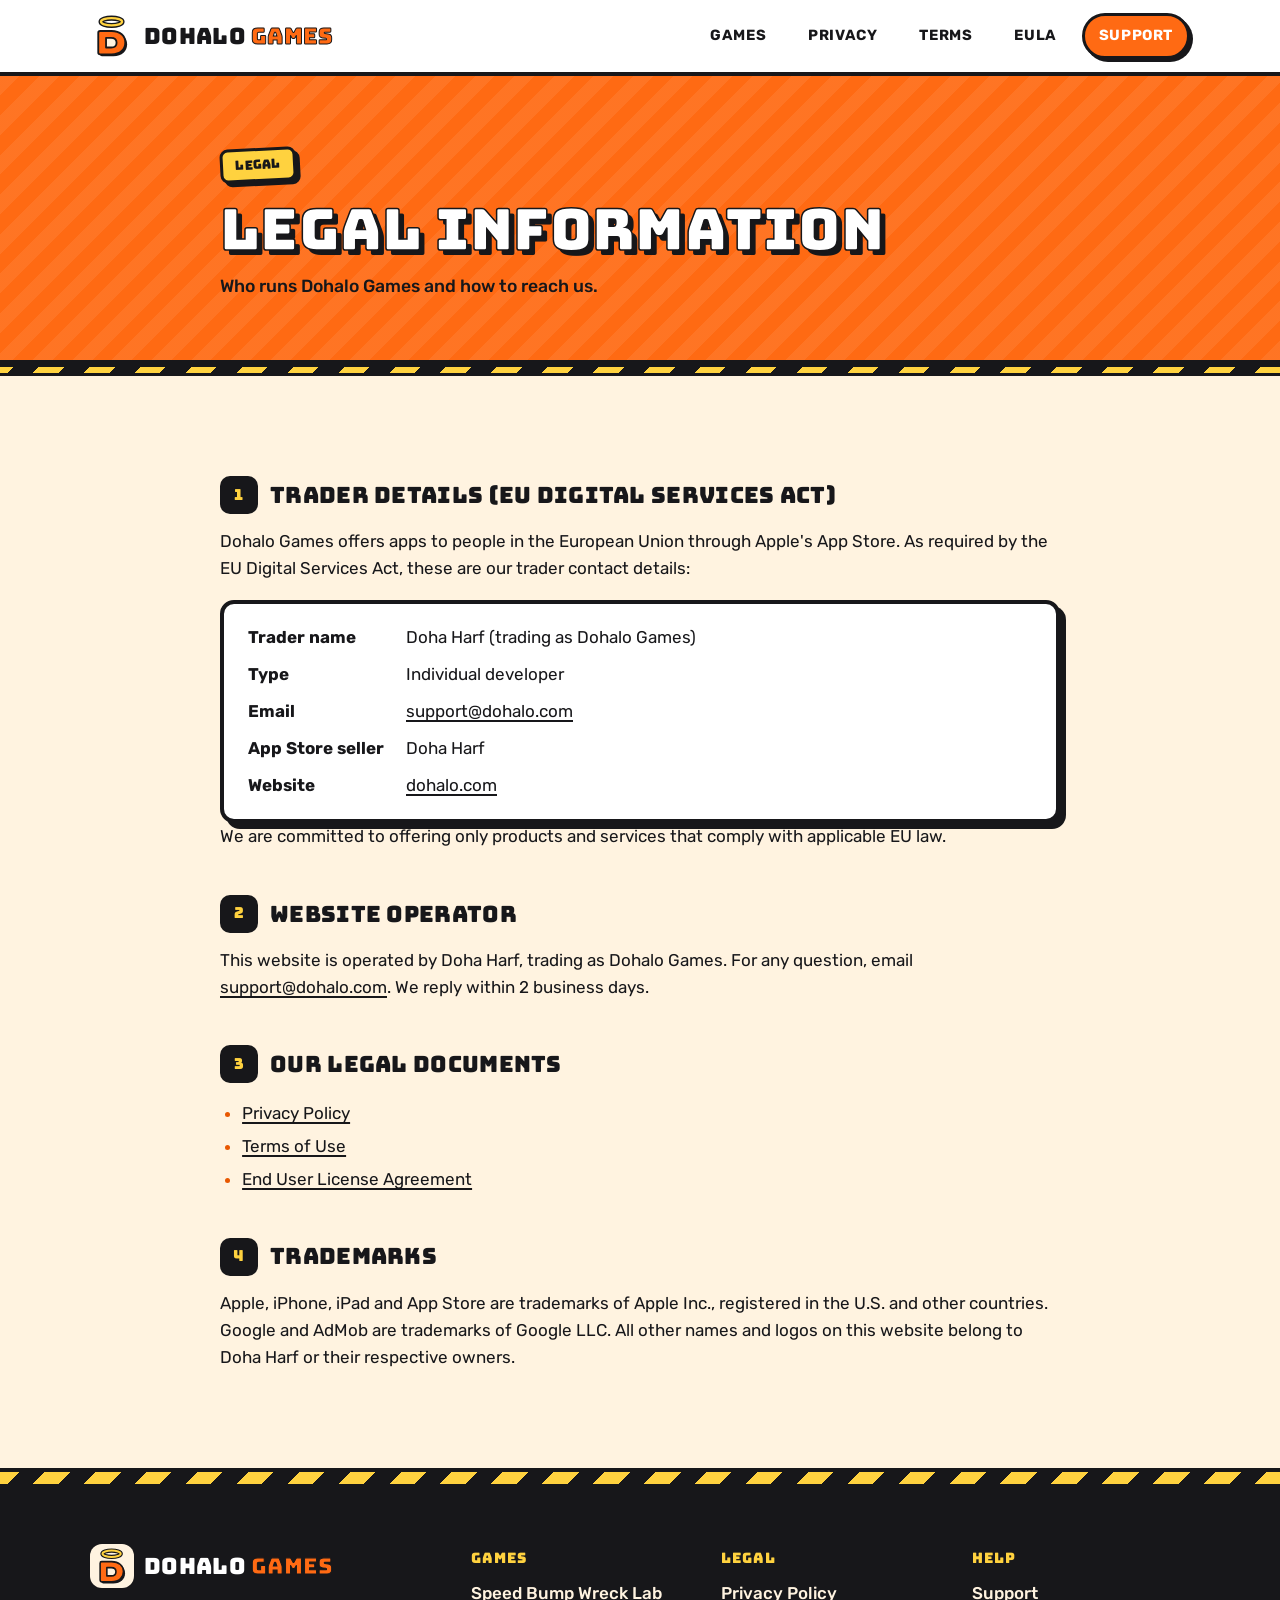
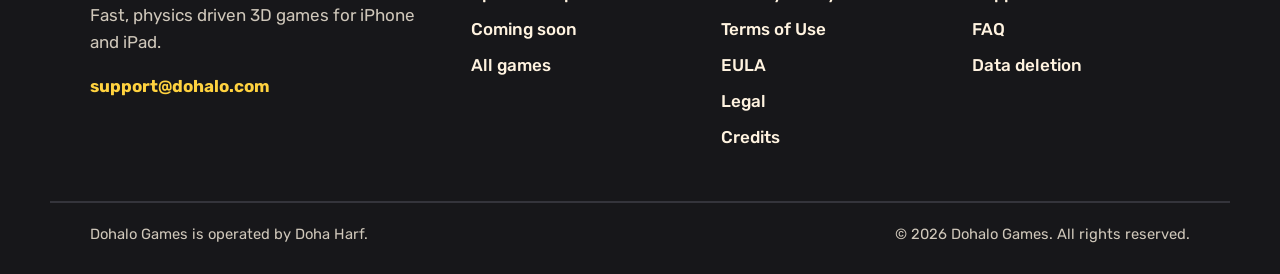
<file: legal.html>
<!DOCTYPE html>
<html lang="en">
<head>
<meta charset="UTF-8">
<meta name="viewport" content="width=device-width, initial-scale=1">
<title>Legal information | Dohalo Games</title>
<meta name="description" content="Legal and trader information for Dohalo Games, operated by Doha Harf: EU Digital Services Act trader contact details.">
<link rel="canonical" href="https://dohalo.com/legal.html">
<meta name="theme-color" content="#ff6a13">
<meta name="author" content="Dohalo Games">
<meta property="og:type" content="website">
<meta property="og:site_name" content="Dohalo Games">
<meta property="og:title" content="Legal information | Dohalo Games">
<meta property="og:description" content="Legal and trader information for Dohalo Games, operated by Doha Harf: EU Digital Services Act trader contact details.">
<meta property="og:url" content="https://dohalo.com/legal.html">
<meta property="og:image" content="https://dohalo.com/img/og-image.jpg">
<meta property="og:image:width" content="1200">
<meta property="og:image:height" content="630">
<meta property="og:image:alt" content="Dohalo Games logo over Speed Bump Wreck Lab key art">
<meta property="og:locale" content="en_US">
<meta name="twitter:card" content="summary_large_image">
<meta name="twitter:title" content="Legal information | Dohalo Games">
<meta name="twitter:description" content="Legal and trader information for Dohalo Games, operated by Doha Harf: EU Digital Services Act trader contact details.">
<meta name="twitter:image" content="https://dohalo.com/img/og-image.jpg">
<link rel="icon" href="/favicon.svg" type="image/svg+xml">
<link rel="apple-touch-icon" href="/img/apple-touch-icon.png">
<link rel="preconnect" href="https://fonts.googleapis.com"><link rel="preconnect" href="https://fonts.gstatic.com" crossorigin>
<link href="https://fonts.googleapis.com/css2?family=Bungee&amp;family=Rubik:wght@400;500;600;700&amp;display=swap" rel="stylesheet">
<link rel="stylesheet" href="/style.css">
<script>document.documentElement.classList.add('js')</script>
</head>
<body>
<a class="skip" href="#main">Skip to content</a>
<header class="site-header">
  <div class="wrap bar">
    <a class="brand" href="/" aria-label="Dohalo Games home"><img src="/logo.svg" alt="" width="44" height="44"><span class="wordmark">Dohalo <b>Games</b></span></a>
    <button class="menu-btn" type="button" aria-expanded="false" aria-controls="site-nav"><span class="bars" aria-hidden="true"></span>Menu</button>
    <nav id="site-nav" class="site-nav" aria-label="Main">
      <ul><li><a href="/#games">Games</a></li><li><a href="/privacy.html">Privacy</a></li><li><a href="/terms.html">Terms</a></li><li><a href="/eula.html">EULA</a></li><li><a href="/support.html" class="nav-cta">Support</a></li></ul>
    </nav>
  </div>
</header>
<main id="main">
<section class="page-head">
  <div class="wrap">
    <span class="sticker">Legal</span>
    <h1>Legal information</h1>
    <p>Who runs Dohalo Games and how to reach us.</p>
  </div>
</section>
<div class="hazard thin" aria-hidden="true"></div>
<div class="doc">
  <h2 id="trader"><span class="n">1</span>Trader details (EU Digital Services Act)</h2>
  <p>Dohalo Games offers apps to people in the European Union through Apple's App Store. As required by the EU Digital Services Act, these are our trader contact details:</p>
  <dl class="kv box">
    <dt>Trader name</dt><dd>Doha Harf (trading as Dohalo Games)</dd>
    <dt>Type</dt><dd>Individual developer</dd>
    <dt>Email</dt><dd><a href="mailto:support@dohalo.com">support@dohalo.com</a></dd>
    <dt>App Store seller</dt><dd>Doha Harf</dd>
    <dt>Website</dt><dd><a href="/">dohalo.com</a></dd>
  </dl>
  <p>We are committed to offering only products and services that comply with applicable EU law.</p>

  <h2 id="operator"><span class="n">2</span>Website operator</h2>
  <p>This website is operated by Doha Harf, trading as Dohalo Games. For any question, email <a href="mailto:support@dohalo.com">support@dohalo.com</a>. We reply within 2 business days.</p>

  <h2 id="documents"><span class="n">3</span>Our legal documents</h2>
  <ul>
    <li><a href="/privacy.html">Privacy Policy</a></li>
    <li><a href="/terms.html">Terms of Use</a></li>
    <li><a href="/eula.html">End User License Agreement</a></li>
  </ul>

  <h2 id="trademarks"><span class="n">4</span>Trademarks</h2>
  <p>Apple, iPhone, iPad and App Store are trademarks of Apple Inc., registered in the U.S. and other countries. Google and AdMob are trademarks of Google LLC. All other names and logos on this website belong to Doha Harf or their respective owners.</p>
</div>
</main>
<footer class="site-footer">
  <div class="hazard" aria-hidden="true"></div>
  <div class="wrap foot-grid">
    <div class="foot-brand">
      <a class="brand" href="/" aria-label="Dohalo Games home"><img src="/logo.svg" alt="" width="44" height="44"><span class="wordmark">Dohalo <b>Games</b></span></a>
      <p>Fast, physics driven 3D games for iPhone and iPad.</p>
      <a class="foot-mail" href="mailto:support@dohalo.com">support@dohalo.com</a>
    </div>
    <div>
      <h2>Games</h2>
      <ul>
        <li><a href="/games/speed-bump-wreck-lab.html">Speed Bump Wreck Lab</a></li>
        <li><a href="/#coming-soon">Coming soon</a></li>
        <li><a href="/#games">All games</a></li>
      </ul>
    </div>
    <div>
      <h2>Legal</h2>
      <ul>
        <li><a href="/privacy.html">Privacy Policy</a></li>
        <li><a href="/terms.html">Terms of Use</a></li>
        <li><a href="/eula.html">EULA</a></li>
        <li><a href="/legal.html">Legal</a></li><li><a href="/credits.html">Credits</a></li>
      </ul>
    </div>
    <div>
      <h2>Help</h2>
      <ul>
        <li><a href="/support.html">Support</a></li>
        <li><a href="/support.html#faq">FAQ</a></li>
        <li><a href="/support.html#data-deletion">Data deletion</a></li>
      </ul>
    </div>
  </div>
  <div class="wrap foot-bottom">
    <p>Dohalo Games is operated by Doha Harf.</p>
    <p>&copy; 2026 Dohalo Games. All rights reserved.</p>
  </div>
</footer>
<script src="/site.js" defer></script>
</body>
</html>
</file>
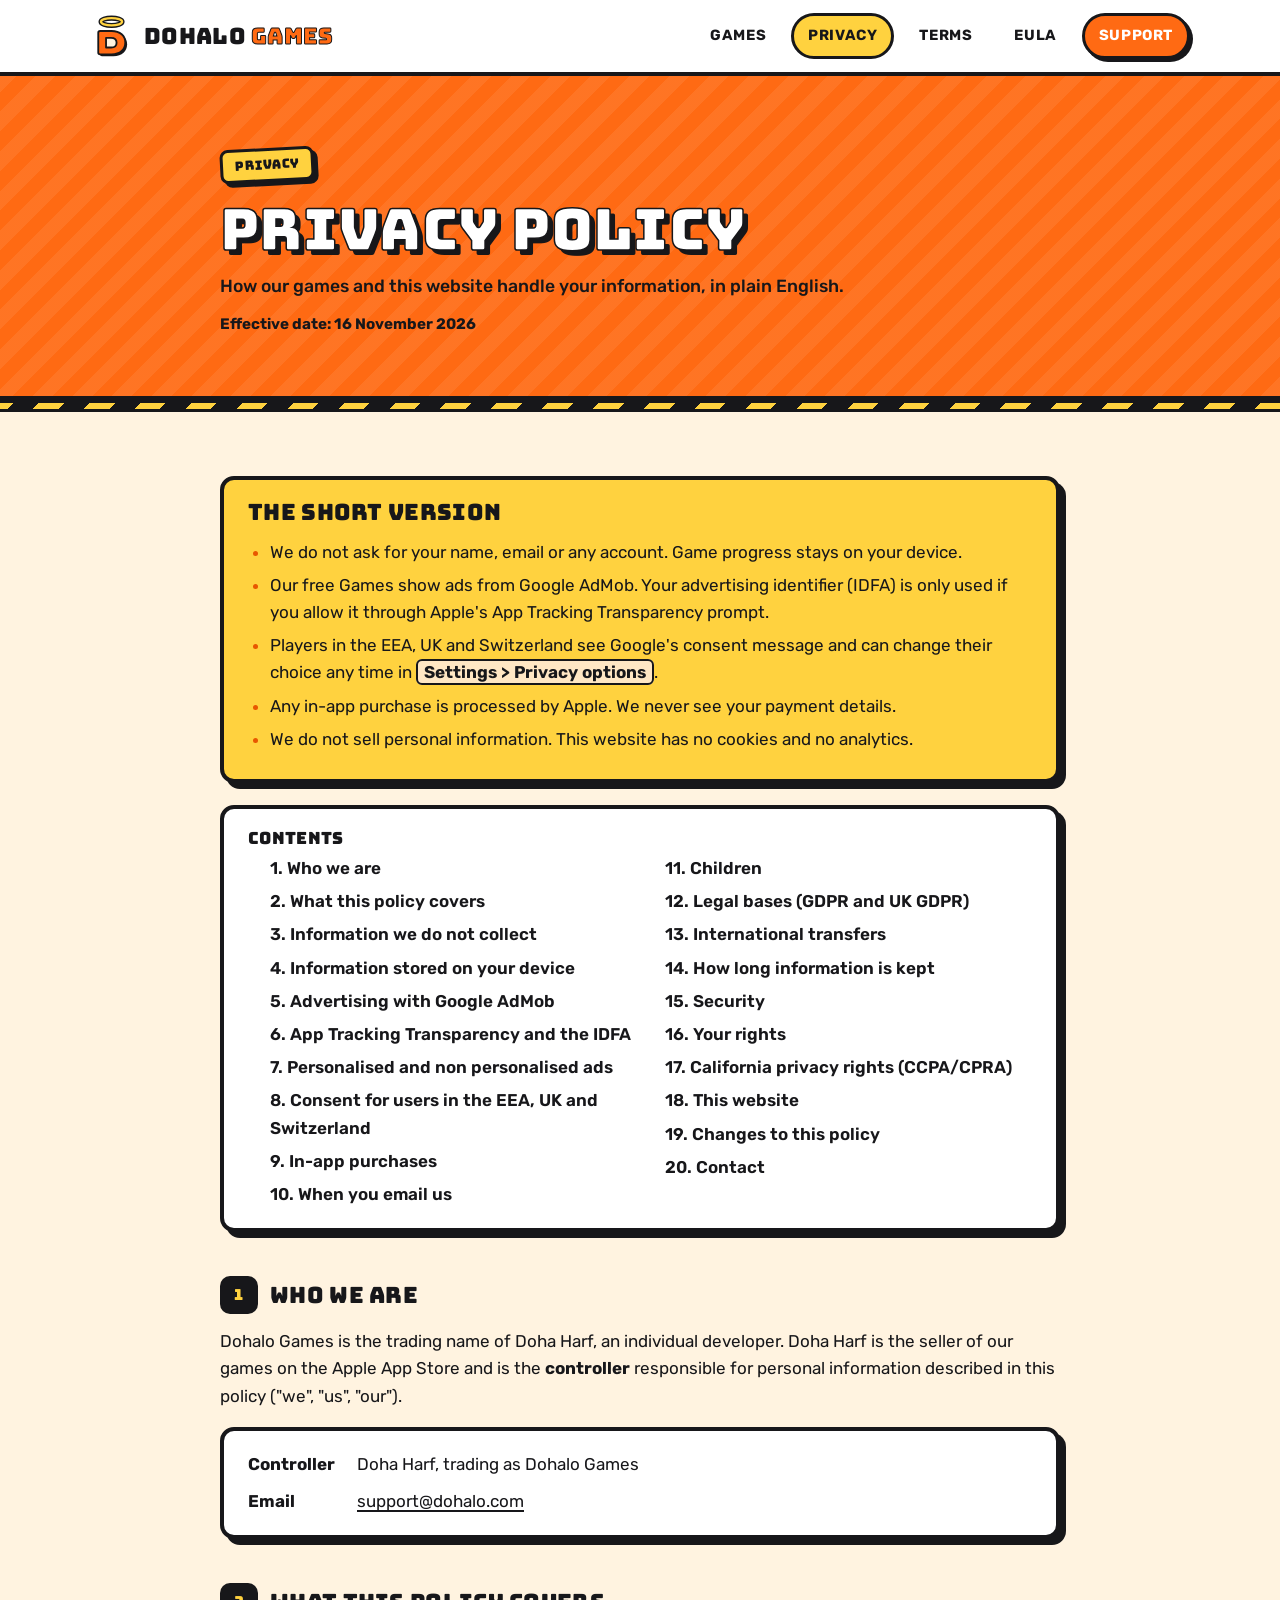
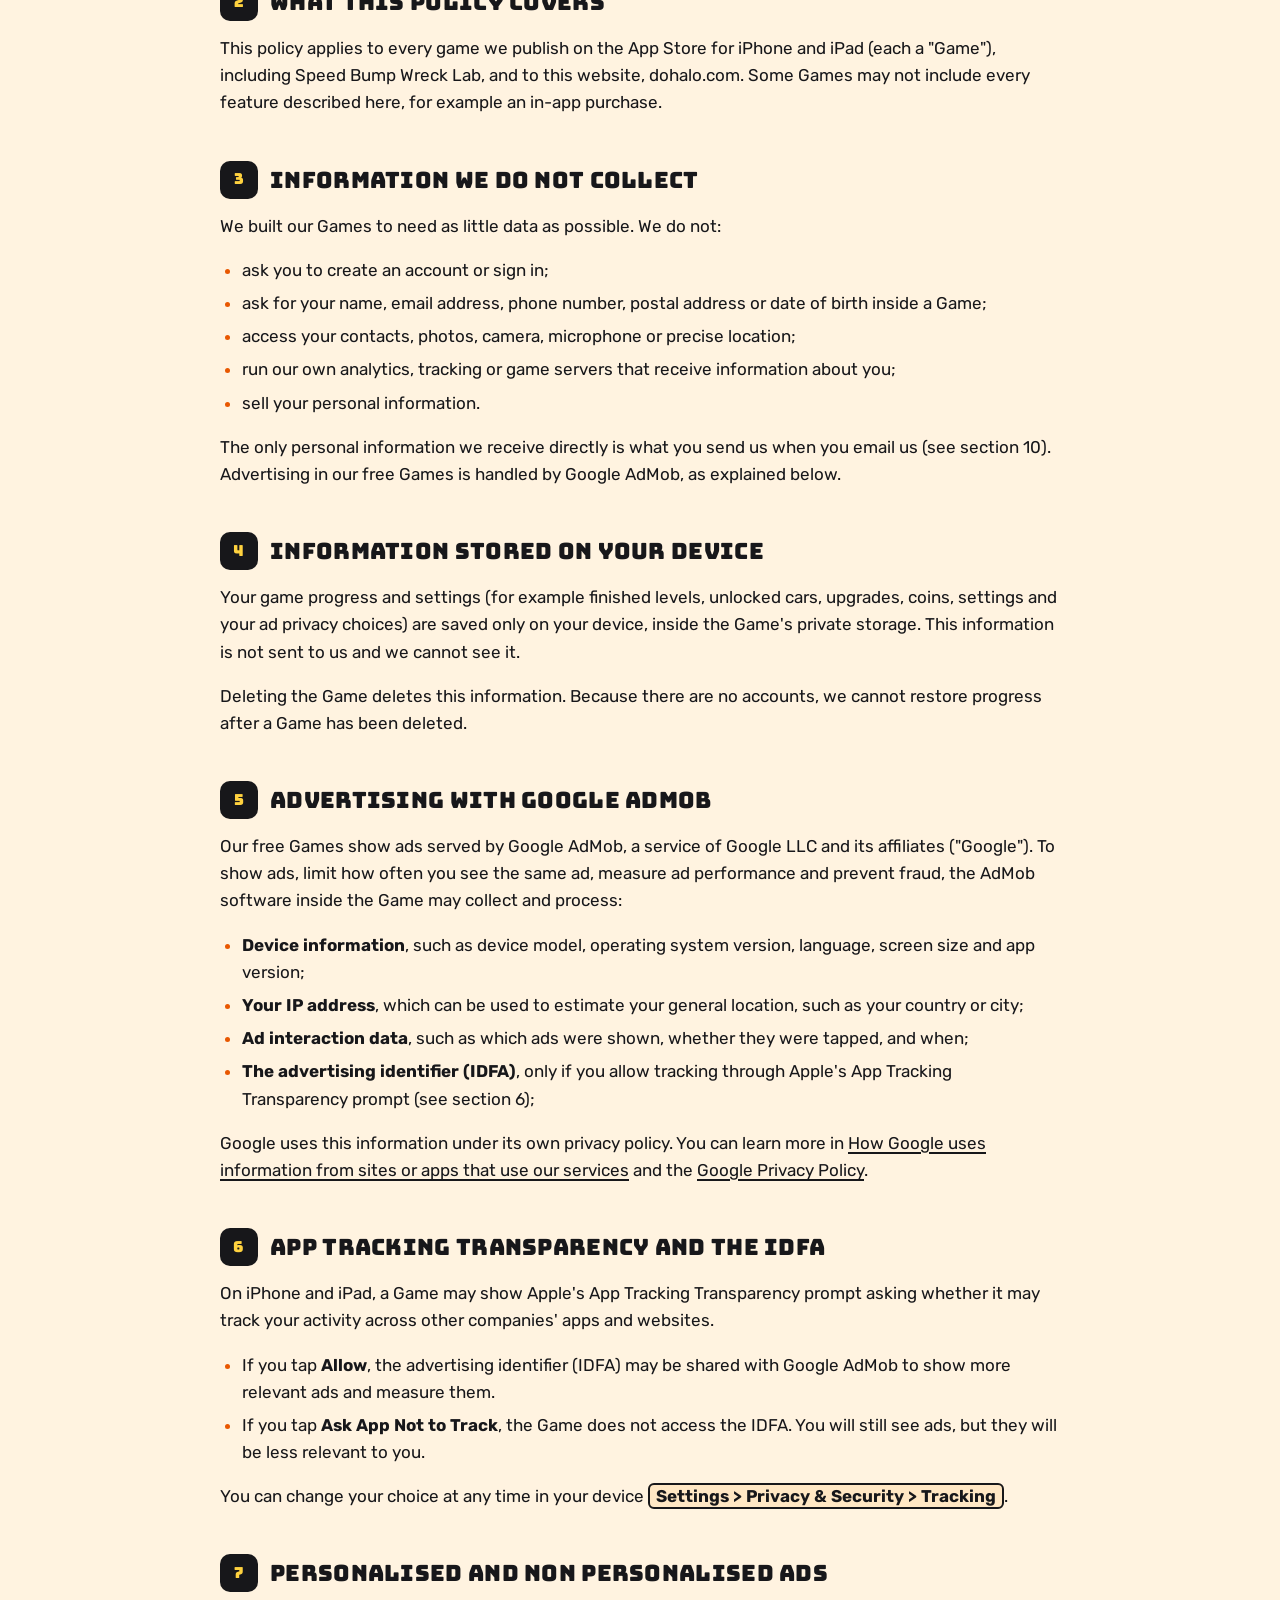
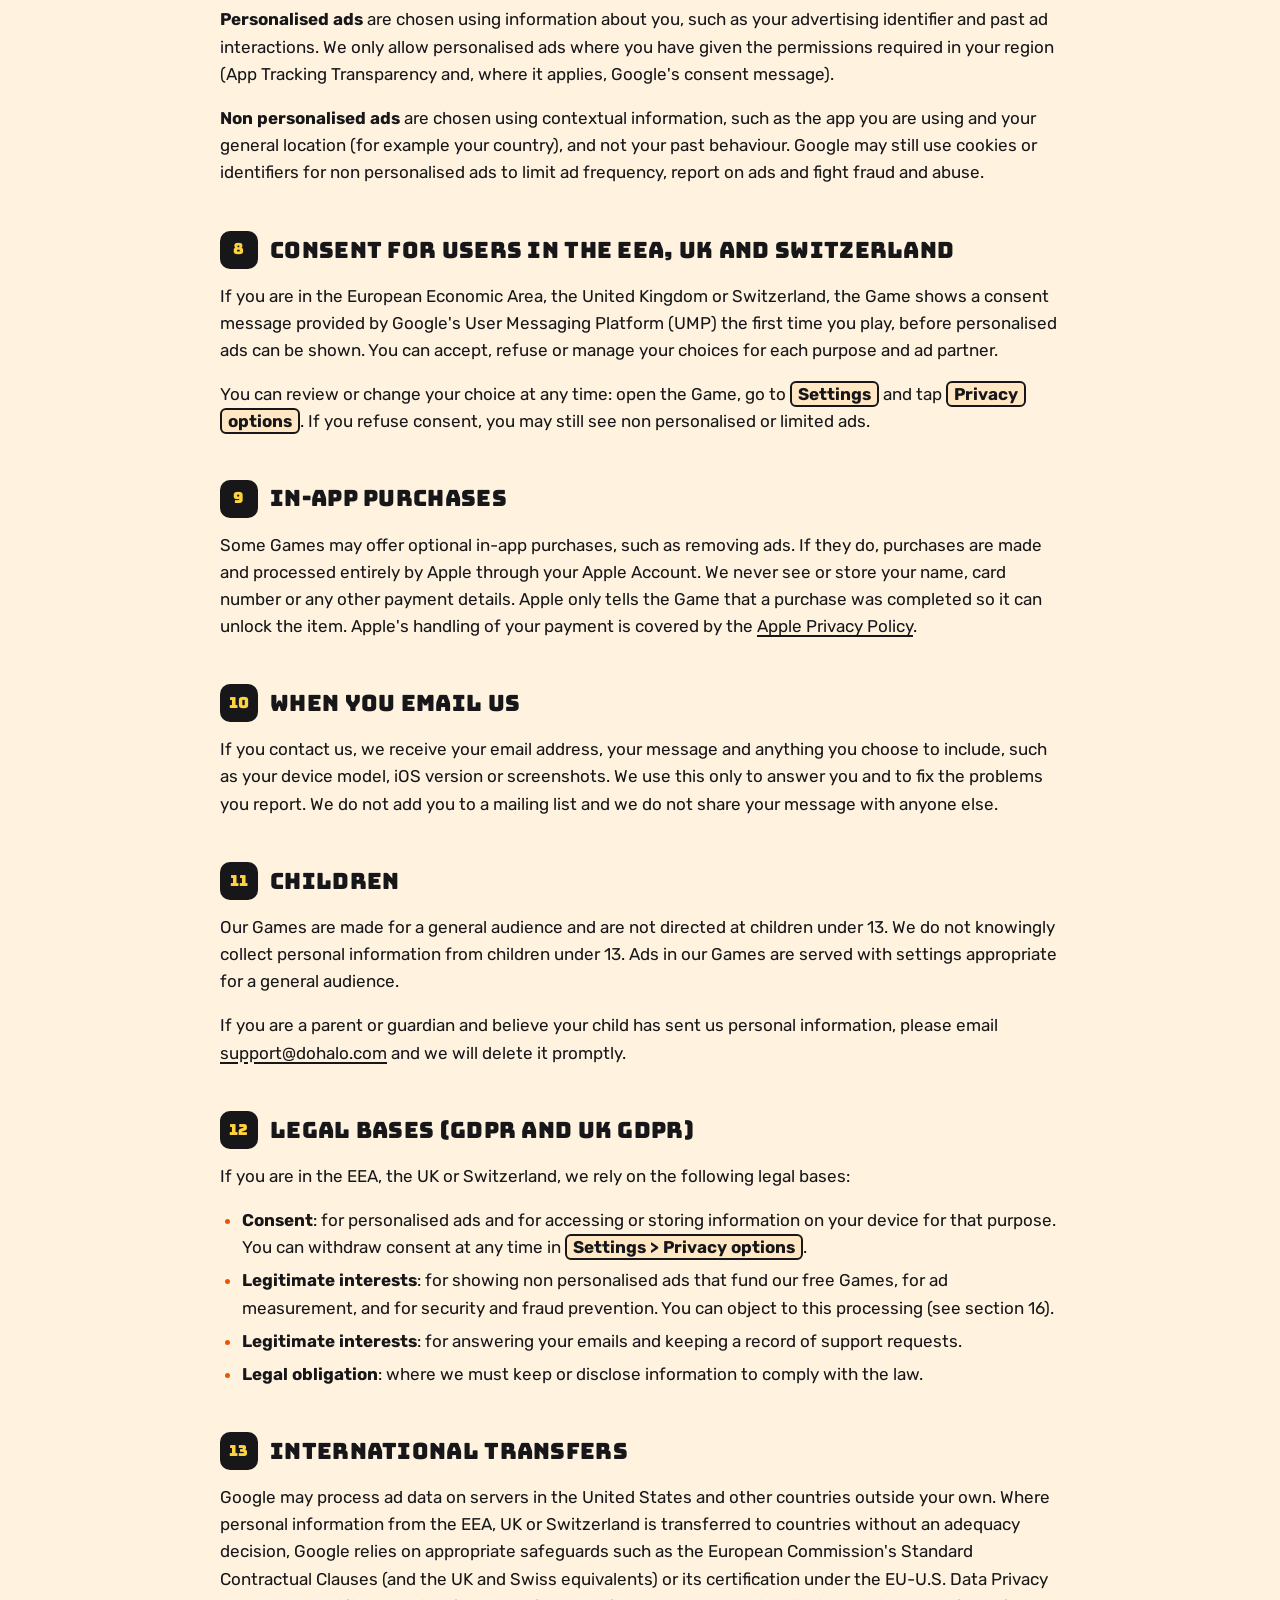
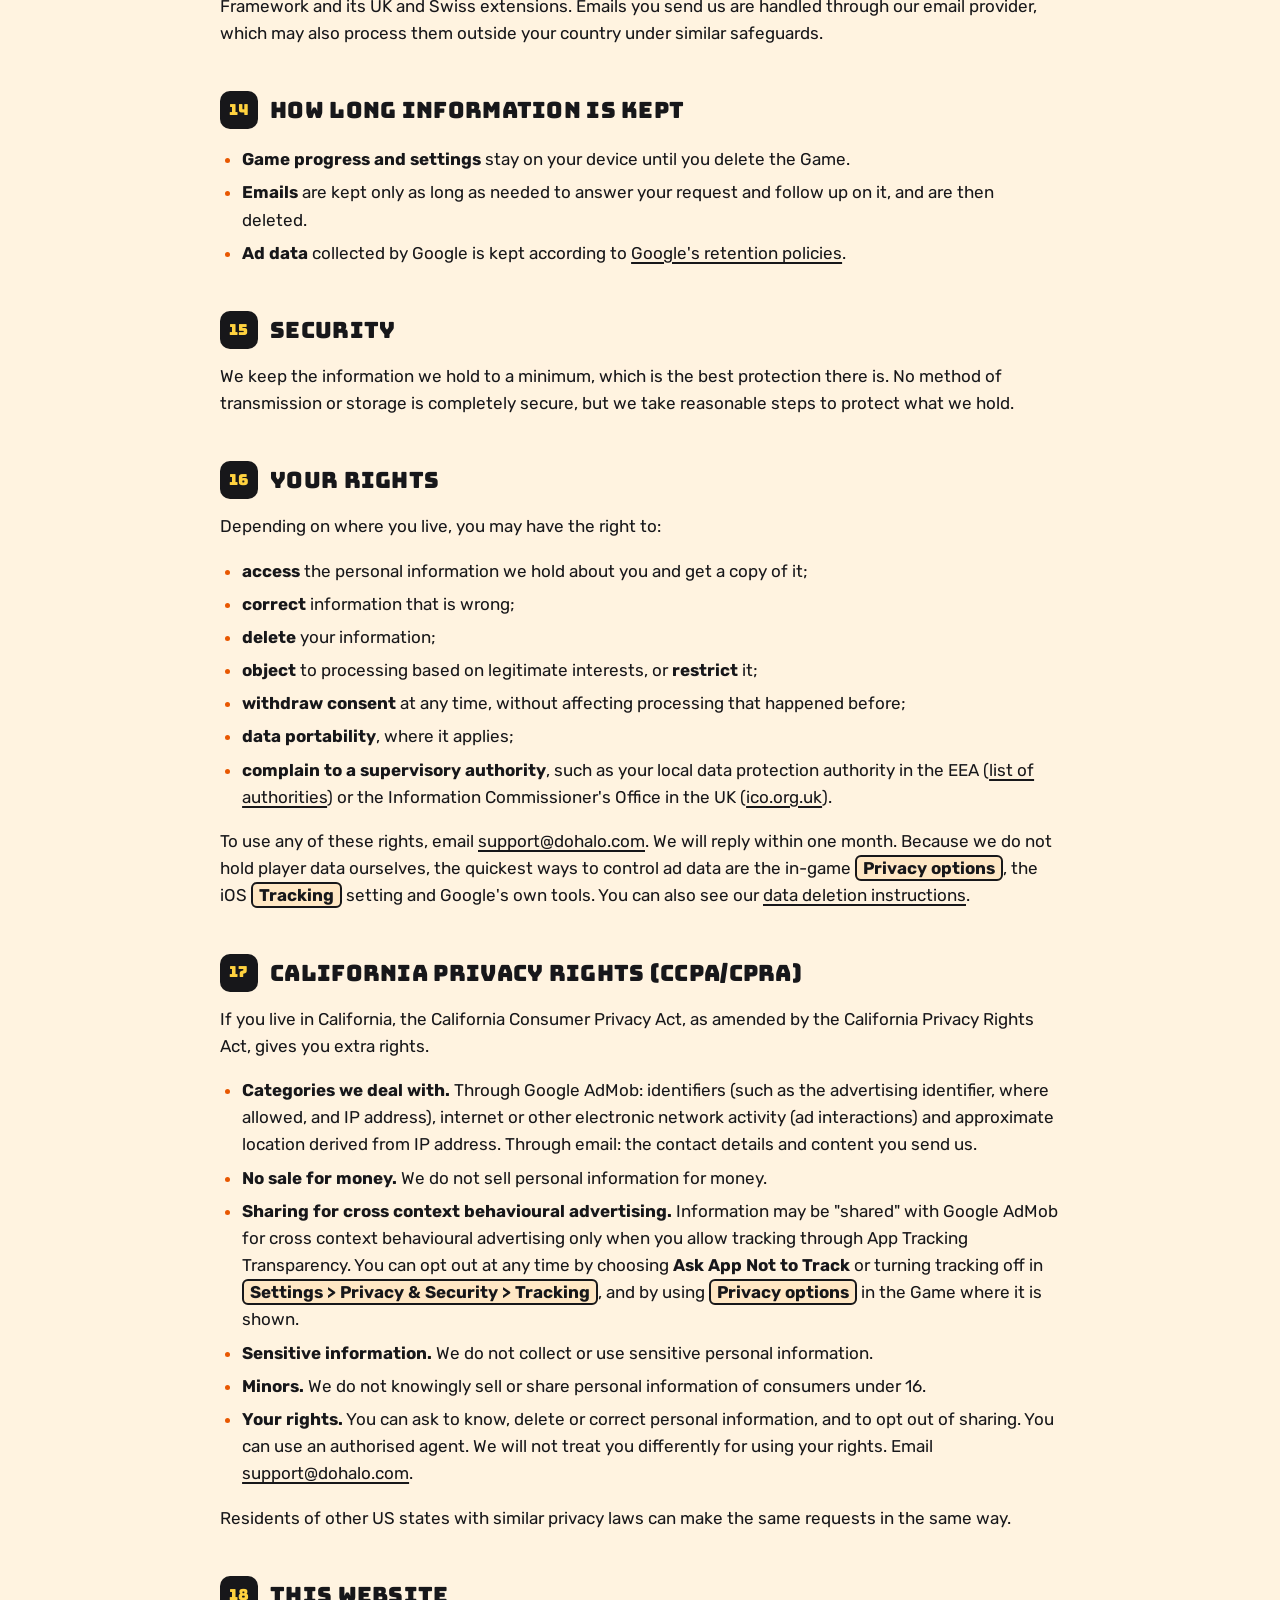
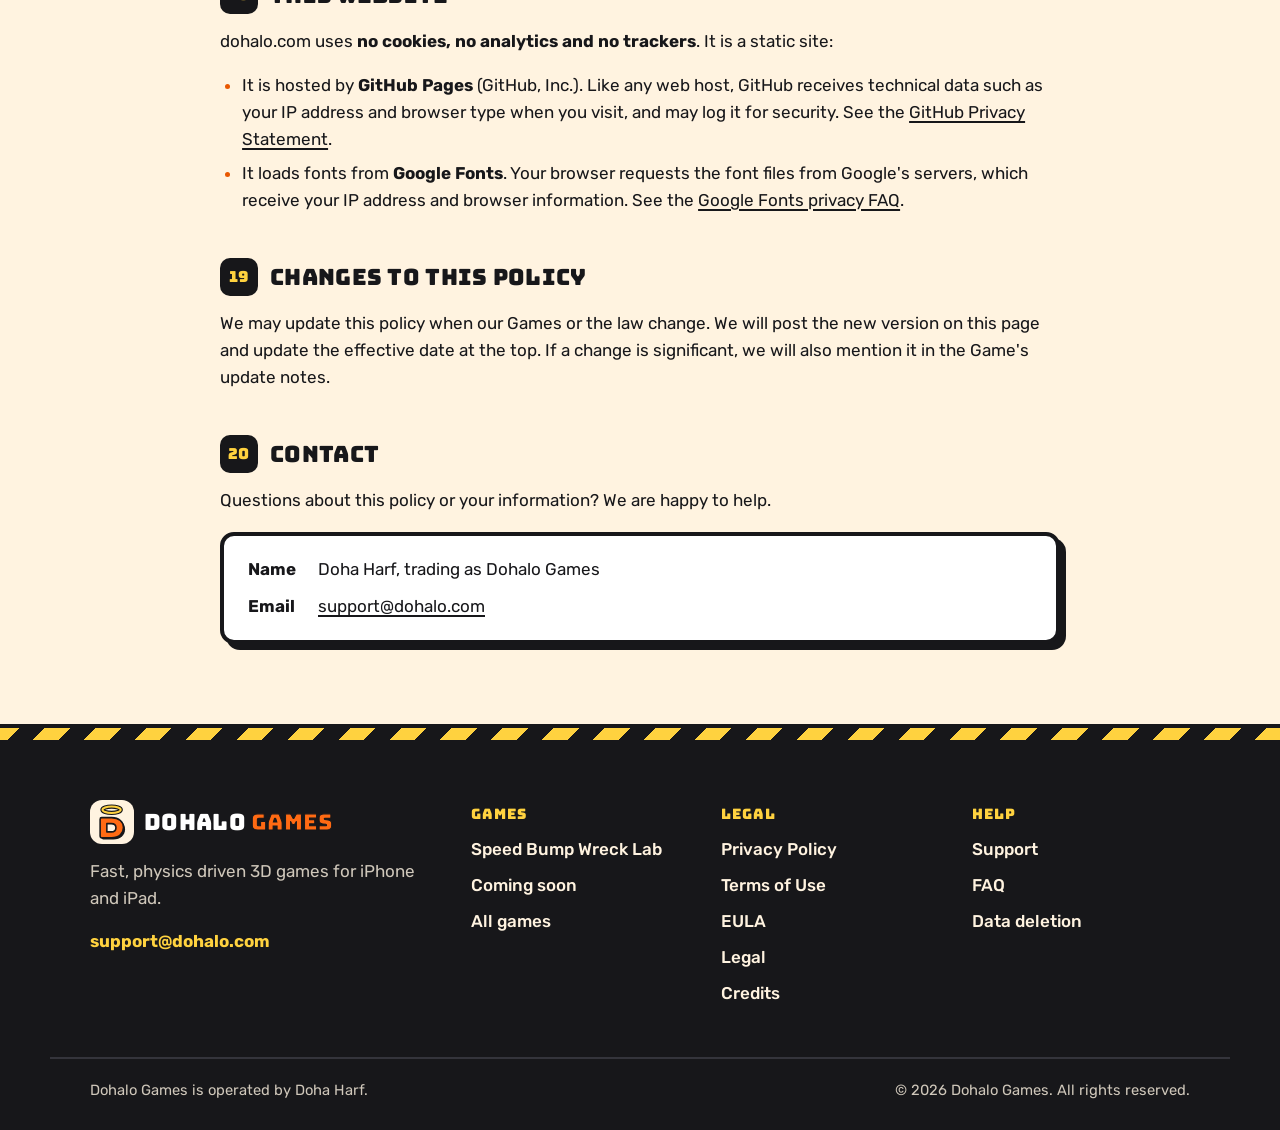
<file: privacy.html>
<!DOCTYPE html>
<html lang="en">
<head>
<meta charset="UTF-8">
<meta name="viewport" content="width=device-width, initial-scale=1">
<title>Privacy Policy | Dohalo Games</title>
<meta name="description" content="How Dohalo Games and its iPhone and iPad games handle information: Google AdMob ads, App Tracking Transparency, consent, your rights and contact details.">
<link rel="canonical" href="https://dohalo.com/privacy.html">
<meta name="theme-color" content="#ff6a13">
<meta name="author" content="Dohalo Games">
<meta property="og:type" content="website">
<meta property="og:site_name" content="Dohalo Games">
<meta property="og:title" content="Privacy Policy | Dohalo Games">
<meta property="og:description" content="How Dohalo Games and its iPhone and iPad games handle information: Google AdMob ads, App Tracking Transparency, consent, your rights and contact details.">
<meta property="og:url" content="https://dohalo.com/privacy.html">
<meta property="og:image" content="https://dohalo.com/img/og-image.jpg">
<meta property="og:image:width" content="1200">
<meta property="og:image:height" content="630">
<meta property="og:image:alt" content="Dohalo Games logo over Speed Bump Wreck Lab key art">
<meta property="og:locale" content="en_US">
<meta name="twitter:card" content="summary_large_image">
<meta name="twitter:title" content="Privacy Policy | Dohalo Games">
<meta name="twitter:description" content="How Dohalo Games and its iPhone and iPad games handle information: Google AdMob ads, App Tracking Transparency, consent, your rights and contact details.">
<meta name="twitter:image" content="https://dohalo.com/img/og-image.jpg">
<link rel="icon" href="/favicon.svg" type="image/svg+xml">
<link rel="apple-touch-icon" href="/img/apple-touch-icon.png">
<link rel="preconnect" href="https://fonts.googleapis.com"><link rel="preconnect" href="https://fonts.gstatic.com" crossorigin>
<link href="https://fonts.googleapis.com/css2?family=Bungee&amp;family=Rubik:wght@400;500;600;700&amp;display=swap" rel="stylesheet">
<link rel="stylesheet" href="/style.css">
<script>document.documentElement.classList.add('js')</script>
</head>
<body>
<a class="skip" href="#main">Skip to content</a>
<header class="site-header">
  <div class="wrap bar">
    <a class="brand" href="/" aria-label="Dohalo Games home"><img src="/logo.svg" alt="" width="44" height="44"><span class="wordmark">Dohalo <b>Games</b></span></a>
    <button class="menu-btn" type="button" aria-expanded="false" aria-controls="site-nav"><span class="bars" aria-hidden="true"></span>Menu</button>
    <nav id="site-nav" class="site-nav" aria-label="Main">
      <ul><li><a href="/#games">Games</a></li><li><a href="/privacy.html" aria-current="page">Privacy</a></li><li><a href="/terms.html">Terms</a></li><li><a href="/eula.html">EULA</a></li><li><a href="/support.html" class="nav-cta">Support</a></li></ul>
    </nav>
  </div>
</header>
<main id="main">
<section class="page-head">
  <div class="wrap">
    <span class="sticker">Privacy</span>
    <h1>Privacy Policy</h1>
    <p>How our games and this website handle your information, in plain English.</p><p class="meta">Effective date: 16 November 2026</p>
  </div>
</section>
<div class="hazard thin" aria-hidden="true"></div>
<div class="doc">
  <div class="box sun">
    <h2 style="margin-top:0">The short version</h2>
    <ul>
      <li>We do not ask for your name, email or any account. Game progress stays on your device.</li>
      <li>Our free Games show ads from Google AdMob. Your advertising identifier (IDFA) is only used if you allow it through Apple's App Tracking Transparency prompt.</li>
      <li>Players in the EEA, UK and Switzerland see Google's consent message and can change their choice any time in <span class="path">Settings &gt; Privacy options</span>.</li>
      <li>Any in-app purchase is processed by Apple. We never see your payment details.</li>
      <li>We do not sell personal information. This website has no cookies and no analytics.</li>
    </ul>
  </div>
  <div class="box">
    <h3>Contents</h3>
    <ol class="toc"><li><a href="#who-we-are">1. Who we are</a></li><li><a href="#scope">2. What this policy covers</a></li><li><a href="#not-collected">3. Information we do not collect</a></li><li><a href="#on-device">4. Information stored on your device</a></li><li><a href="#admob">5. Advertising with Google AdMob</a></li><li><a href="#att">6. App Tracking Transparency and the IDFA</a></li><li><a href="#ad-types">7. Personalised and non personalised ads</a></li><li><a href="#consent">8. Consent for users in the EEA, UK and Switzerland</a></li><li><a href="#purchases">9. In-app purchases</a></li><li><a href="#emails">10. When you email us</a></li><li><a href="#children">11. Children</a></li><li><a href="#legal-bases">12. Legal bases (GDPR and UK GDPR)</a></li><li><a href="#transfers">13. International transfers</a></li><li><a href="#retention">14. How long information is kept</a></li><li><a href="#security">15. Security</a></li><li><a href="#rights">16. Your rights</a></li><li><a href="#california">17. California privacy rights (CCPA/CPRA)</a></li><li><a href="#website">18. This website</a></li><li><a href="#changes">19. Changes to this policy</a></li><li><a href="#contact">20. Contact</a></li></ol>
  </div>
  <h2 id="who-we-are"><span class="n">1</span>Who we are</h2>
<p>Dohalo Games is the trading name of Doha Harf, an individual developer. Doha Harf is the seller of our games on the Apple App Store and is the <strong>controller</strong> responsible for personal information described in this policy ("we", "us", "our").</p>
<dl class="kv box"><dt>Controller</dt><dd>Doha Harf, trading as Dohalo Games</dd><dt>Email</dt><dd><a href="mailto:support@dohalo.com">support@dohalo.com</a></dd></dl>
<h2 id="scope"><span class="n">2</span>What this policy covers</h2>
<p>This policy applies to every game we publish on the App Store for iPhone and iPad (each a "Game"), including Speed Bump Wreck Lab, and to this website, dohalo.com. Some Games may not include every feature described here, for example an in-app purchase.</p>
<h2 id="not-collected"><span class="n">3</span>Information we do not collect</h2>
<p>We built our Games to need as little data as possible. We do not:</p>
<ul>
<li>ask you to create an account or sign in;</li>
<li>ask for your name, email address, phone number, postal address or date of birth inside a Game;</li>
<li>access your contacts, photos, camera, microphone or precise location;</li>
<li>run our own analytics, tracking or game servers that receive information about you;</li>
<li>sell your personal information.</li>
</ul>
<p>The only personal information we receive directly is what you send us when you email us (see section 10). Advertising in our free Games is handled by Google AdMob, as explained below.</p>
<h2 id="on-device"><span class="n">4</span>Information stored on your device</h2>
<p>Your game progress and settings (for example finished levels, unlocked cars, upgrades, coins, settings and your ad privacy choices) are saved only on your device, inside the Game's private storage. This information is not sent to us and we cannot see it.</p>
<p>Deleting the Game deletes this information. Because there are no accounts, we cannot restore progress after a Game has been deleted.</p>
<h2 id="admob"><span class="n">5</span>Advertising with Google AdMob</h2>
<p>Our free Games show ads served by Google AdMob, a service of Google LLC and its affiliates ("Google"). To show ads, limit how often you see the same ad, measure ad performance and prevent fraud, the AdMob software inside the Game may collect and process:</p>
<ul>
<li><strong>Device information</strong>, such as device model, operating system version, language, screen size and app version;</li>
<li><strong>Your IP address</strong>, which can be used to estimate your general location, such as your country or city;</li>
<li><strong>Ad interaction data</strong>, such as which ads were shown, whether they were tapped, and when;</li>
<li><strong>The advertising identifier (IDFA)</strong>, only if you allow tracking through Apple's App Tracking Transparency prompt (see section 6);</li>
</ul>
<p>Google uses this information under its own privacy policy. You can learn more in <a href="https://policies.google.com/technologies/partner-sites" target="_blank" rel="noopener">How Google uses information from sites or apps that use our services</a> and the <a href="https://policies.google.com/privacy" target="_blank" rel="noopener">Google Privacy Policy</a>.</p>
<h2 id="att"><span class="n">6</span>App Tracking Transparency and the IDFA</h2>
<p>On iPhone and iPad, a Game may show Apple's App Tracking Transparency prompt asking whether it may track your activity across other companies' apps and websites.</p>
<ul>
<li>If you tap <strong>Allow</strong>, the advertising identifier (IDFA) may be shared with Google AdMob to show more relevant ads and measure them.</li>
<li>If you tap <strong>Ask App Not to Track</strong>, the Game does not access the IDFA. You will still see ads, but they will be less relevant to you.</li>
</ul>
<p>You can change your choice at any time in your device <span class="path">Settings &gt; Privacy &amp; Security &gt; Tracking</span>.</p>
<h2 id="ad-types"><span class="n">7</span>Personalised and non personalised ads</h2>
<p><strong>Personalised ads</strong> are chosen using information about you, such as your advertising identifier and past ad interactions. We only allow personalised ads where you have given the permissions required in your region (App Tracking Transparency and, where it applies, Google's consent message).</p>
<p><strong>Non personalised ads</strong> are chosen using contextual information, such as the app you are using and your general location (for example your country), and not your past behaviour. Google may still use cookies or identifiers for non personalised ads to limit ad frequency, report on ads and fight fraud and abuse.</p>
<h2 id="consent"><span class="n">8</span>Consent for users in the EEA, UK and Switzerland</h2>
<p>If you are in the European Economic Area, the United Kingdom or Switzerland, the Game shows a consent message provided by Google's User Messaging Platform (UMP) the first time you play, before personalised ads can be shown. You can accept, refuse or manage your choices for each purpose and ad partner.</p>
<p>You can review or change your choice at any time: open the Game, go to <span class="path">Settings</span> and tap <span class="path">Privacy options</span>. If you refuse consent, you may still see non personalised or limited ads.</p>
<h2 id="purchases"><span class="n">9</span>In-app purchases</h2>
<p>Some Games may offer optional in-app purchases, such as removing ads. If they do, purchases are made and processed entirely by Apple through your Apple Account. We never see or store your name, card number or any other payment details. Apple only tells the Game that a purchase was completed so it can unlock the item. Apple's handling of your payment is covered by the <a href="https://www.apple.com/legal/privacy/" target="_blank" rel="noopener">Apple Privacy Policy</a>.</p>
<h2 id="emails"><span class="n">10</span>When you email us</h2>
<p>If you contact us, we receive your email address, your message and anything you choose to include, such as your device model, iOS version or screenshots. We use this only to answer you and to fix the problems you report. We do not add you to a mailing list and we do not share your message with anyone else.</p>
<h2 id="children"><span class="n">11</span>Children</h2>
<p>Our Games are made for a general audience and are not directed at children under 13. We do not knowingly collect personal information from children under 13. Ads in our Games are served with settings appropriate for a general audience.</p>
<p>If you are a parent or guardian and believe your child has sent us personal information, please email <a href="mailto:support@dohalo.com">support@dohalo.com</a> and we will delete it promptly.</p>
<h2 id="legal-bases"><span class="n">12</span>Legal bases (GDPR and UK GDPR)</h2>
<p>If you are in the EEA, the UK or Switzerland, we rely on the following legal bases:</p>
<ul>
<li><strong>Consent</strong>: for personalised ads and for accessing or storing information on your device for that purpose. You can withdraw consent at any time in <span class="path">Settings &gt; Privacy options</span>.</li>
<li><strong>Legitimate interests</strong>: for showing non personalised ads that fund our free Games, for ad measurement, and for security and fraud prevention. You can object to this processing (see section 16).</li>
<li><strong>Legitimate interests</strong>: for answering your emails and keeping a record of support requests.</li>
<li><strong>Legal obligation</strong>: where we must keep or disclose information to comply with the law.</li>
</ul>
<h2 id="transfers"><span class="n">13</span>International transfers</h2>
<p>Google may process ad data on servers in the United States and other countries outside your own. Where personal information from the EEA, UK or Switzerland is transferred to countries without an adequacy decision, Google relies on appropriate safeguards such as the European Commission's Standard Contractual Clauses (and the UK and Swiss equivalents) or its certification under the EU-U.S. Data Privacy Framework and its UK and Swiss extensions. Emails you send us are handled through our email provider, which may also process them outside your country under similar safeguards.</p>
<h2 id="retention"><span class="n">14</span>How long information is kept</h2>
<ul>
<li><strong>Game progress and settings</strong> stay on your device until you delete the Game.</li>
<li><strong>Emails</strong> are kept only as long as needed to answer your request and follow up on it, and are then deleted.</li>
<li><strong>Ad data</strong> collected by Google is kept according to <a href="https://policies.google.com/technologies/retention" target="_blank" rel="noopener">Google's retention policies</a>.</li>
</ul>
<h2 id="security"><span class="n">15</span>Security</h2>
<p>We keep the information we hold to a minimum, which is the best protection there is. No method of transmission or storage is completely secure, but we take reasonable steps to protect what we hold.</p>
<h2 id="rights"><span class="n">16</span>Your rights</h2>
<p>Depending on where you live, you may have the right to:</p>
<ul>
<li><strong>access</strong> the personal information we hold about you and get a copy of it;</li>
<li><strong>correct</strong> information that is wrong;</li>
<li><strong>delete</strong> your information;</li>
<li><strong>object</strong> to processing based on legitimate interests, or <strong>restrict</strong> it;</li>
<li><strong>withdraw consent</strong> at any time, without affecting processing that happened before;</li>
<li><strong>data portability</strong>, where it applies;</li>
<li><strong>complain to a supervisory authority</strong>, such as your local data protection authority in the EEA (<a href="https://www.edpb.europa.eu/about-edpb/about-edpb/members_en" target="_blank" rel="noopener">list of authorities</a>) or the Information Commissioner's Office in the UK (<a href="https://ico.org.uk" target="_blank" rel="noopener">ico.org.uk</a>).</li>
</ul>
<p>To use any of these rights, email <a href="mailto:support@dohalo.com">support@dohalo.com</a>. We will reply within one month. Because we do not hold player data ourselves, the quickest ways to control ad data are the in-game <span class="path">Privacy options</span>, the iOS <span class="path">Tracking</span> setting and Google's own tools. You can also see our <a href="/support.html#data-deletion">data deletion instructions</a>.</p>
<h2 id="california"><span class="n">17</span>California privacy rights (CCPA/CPRA)</h2>
<p>If you live in California, the California Consumer Privacy Act, as amended by the California Privacy Rights Act, gives you extra rights.</p>
<ul>
<li><strong>Categories we deal with.</strong> Through Google AdMob: identifiers (such as the advertising identifier, where allowed, and IP address), internet or other electronic network activity (ad interactions) and approximate location derived from IP address. Through email: the contact details and content you send us.</li>
<li><strong>No sale for money.</strong> We do not sell personal information for money.</li>
<li><strong>Sharing for cross context behavioural advertising.</strong> Information may be "shared" with Google AdMob for cross context behavioural advertising only when you allow tracking through App Tracking Transparency. You can opt out at any time by choosing <strong>Ask App Not to Track</strong> or turning tracking off in <span class="path">Settings &gt; Privacy &amp; Security &gt; Tracking</span>, and by using <span class="path">Privacy options</span> in the Game where it is shown.</li>
<li><strong>Sensitive information.</strong> We do not collect or use sensitive personal information.</li>
<li><strong>Minors.</strong> We do not knowingly sell or share personal information of consumers under 16.</li>
<li><strong>Your rights.</strong> You can ask to know, delete or correct personal information, and to opt out of sharing. You can use an authorised agent. We will not treat you differently for using your rights. Email <a href="mailto:support@dohalo.com">support@dohalo.com</a>.</li>
</ul>
<p>Residents of other US states with similar privacy laws can make the same requests in the same way.</p>
<h2 id="website"><span class="n">18</span>This website</h2>
<p>dohalo.com uses <strong>no cookies, no analytics and no trackers</strong>. It is a static site:</p>
<ul>
<li>It is hosted by <strong>GitHub Pages</strong> (GitHub, Inc.). Like any web host, GitHub receives technical data such as your IP address and browser type when you visit, and may log it for security. See the <a href="https://docs.github.com/en/site-policy/privacy-policies/github-general-privacy-statement" target="_blank" rel="noopener">GitHub Privacy Statement</a>.</li>
<li>It loads fonts from <strong>Google Fonts</strong>. Your browser requests the font files from Google's servers, which receive your IP address and browser information. See the <a href="https://developers.google.com/fonts/faq/privacy" target="_blank" rel="noopener">Google Fonts privacy FAQ</a>.</li>
</ul>
<h2 id="changes"><span class="n">19</span>Changes to this policy</h2>
<p>We may update this policy when our Games or the law change. We will post the new version on this page and update the effective date at the top. If a change is significant, we will also mention it in the Game's update notes.</p>
<h2 id="contact"><span class="n">20</span>Contact</h2>
<p>Questions about this policy or your information? We are happy to help.</p>
<dl class="kv box"><dt>Name</dt><dd>Doha Harf, trading as Dohalo Games</dd><dt>Email</dt><dd><a href="mailto:support@dohalo.com">support@dohalo.com</a></dd></dl>

</div>
</main>
<footer class="site-footer">
  <div class="hazard" aria-hidden="true"></div>
  <div class="wrap foot-grid">
    <div class="foot-brand">
      <a class="brand" href="/" aria-label="Dohalo Games home"><img src="/logo.svg" alt="" width="44" height="44"><span class="wordmark">Dohalo <b>Games</b></span></a>
      <p>Fast, physics driven 3D games for iPhone and iPad.</p>
      <a class="foot-mail" href="mailto:support@dohalo.com">support@dohalo.com</a>
    </div>
    <div>
      <h2>Games</h2>
      <ul>
        <li><a href="/games/speed-bump-wreck-lab.html">Speed Bump Wreck Lab</a></li>
        <li><a href="/#coming-soon">Coming soon</a></li>
        <li><a href="/#games">All games</a></li>
      </ul>
    </div>
    <div>
      <h2>Legal</h2>
      <ul>
        <li><a href="/privacy.html">Privacy Policy</a></li>
        <li><a href="/terms.html">Terms of Use</a></li>
        <li><a href="/eula.html">EULA</a></li>
        <li><a href="/legal.html">Legal</a></li><li><a href="/credits.html">Credits</a></li>
      </ul>
    </div>
    <div>
      <h2>Help</h2>
      <ul>
        <li><a href="/support.html">Support</a></li>
        <li><a href="/support.html#faq">FAQ</a></li>
        <li><a href="/support.html#data-deletion">Data deletion</a></li>
      </ul>
    </div>
  </div>
  <div class="wrap foot-bottom">
    <p>Dohalo Games is operated by Doha Harf.</p>
    <p>&copy; 2026 Dohalo Games. All rights reserved.</p>
  </div>
</footer>
<script src="/site.js" defer></script>
</body>
</html>
</file>
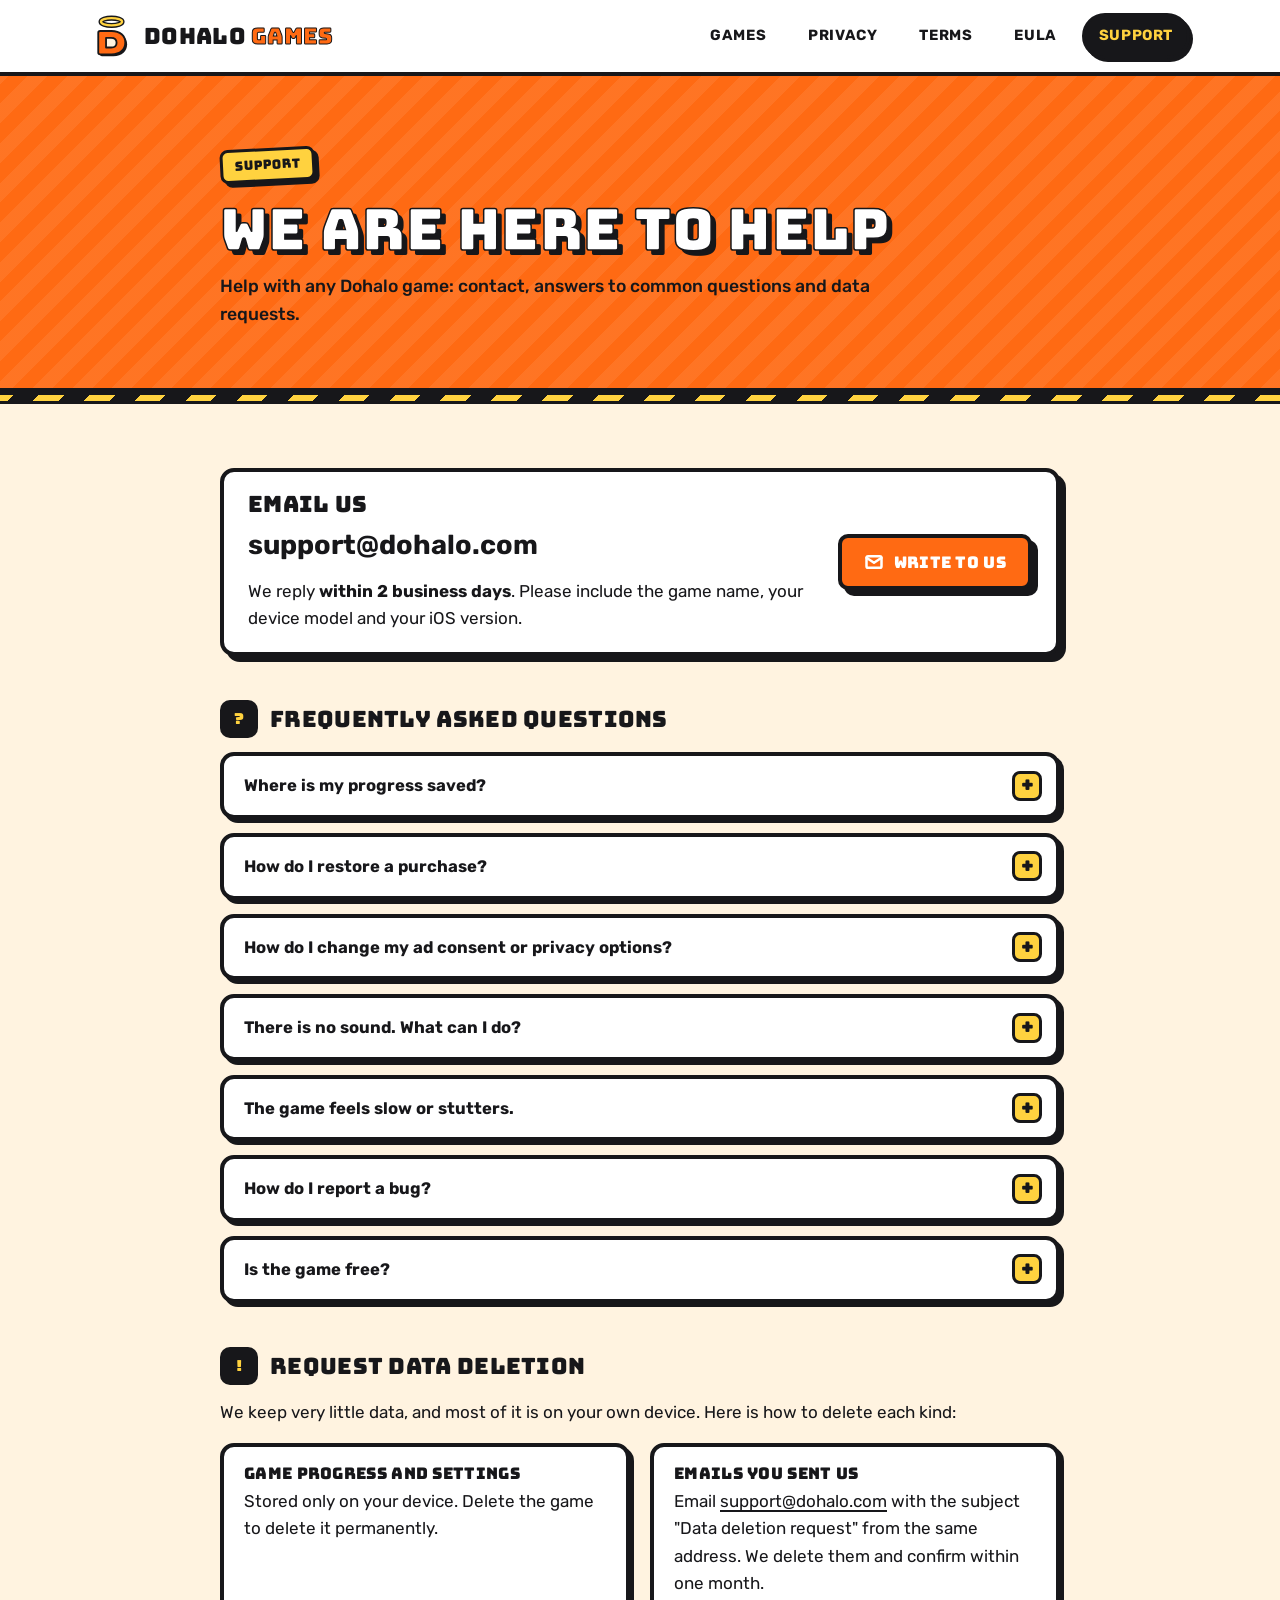
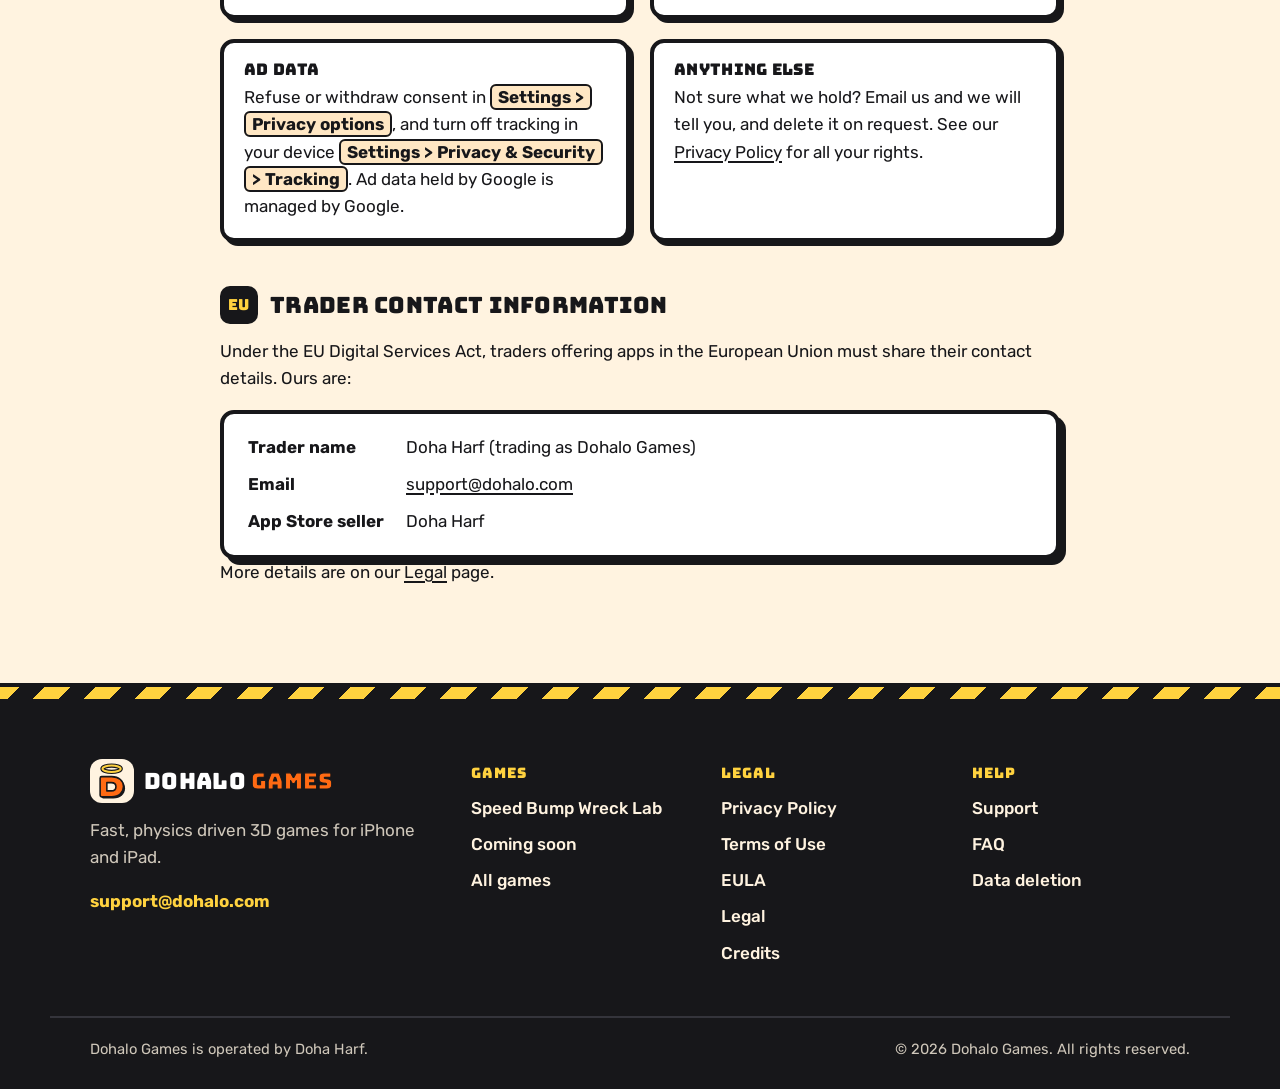
<file: support.html>
<!DOCTYPE html>
<html lang="en">
<head>
<meta charset="UTF-8">
<meta name="viewport" content="width=device-width, initial-scale=1">
<title>Support | Dohalo Games</title>
<meta name="description" content="Get help with Dohalo Games: email support@dohalo.com, answers to common questions, ad privacy options, bug reports and data deletion requests.">
<link rel="canonical" href="https://dohalo.com/support.html">
<meta name="theme-color" content="#ff6a13">
<meta name="author" content="Dohalo Games">
<meta property="og:type" content="website">
<meta property="og:site_name" content="Dohalo Games">
<meta property="og:title" content="Support | Dohalo Games">
<meta property="og:description" content="Get help with Dohalo Games: email support@dohalo.com, answers to common questions, ad privacy options, bug reports and data deletion requests.">
<meta property="og:url" content="https://dohalo.com/support.html">
<meta property="og:image" content="https://dohalo.com/img/og-image.jpg">
<meta property="og:image:width" content="1200">
<meta property="og:image:height" content="630">
<meta property="og:image:alt" content="Dohalo Games logo over Speed Bump Wreck Lab key art">
<meta property="og:locale" content="en_US">
<meta name="twitter:card" content="summary_large_image">
<meta name="twitter:title" content="Support | Dohalo Games">
<meta name="twitter:description" content="Get help with Dohalo Games: email support@dohalo.com, answers to common questions, ad privacy options, bug reports and data deletion requests.">
<meta name="twitter:image" content="https://dohalo.com/img/og-image.jpg">
<link rel="icon" href="/favicon.svg" type="image/svg+xml">
<link rel="apple-touch-icon" href="/img/apple-touch-icon.png">
<link rel="preconnect" href="https://fonts.googleapis.com"><link rel="preconnect" href="https://fonts.gstatic.com" crossorigin>
<link href="https://fonts.googleapis.com/css2?family=Bungee&amp;family=Rubik:wght@400;500;600;700&amp;display=swap" rel="stylesheet">
<link rel="stylesheet" href="/style.css">
<script>document.documentElement.classList.add('js')</script>
</head>
<body>
<a class="skip" href="#main">Skip to content</a>
<header class="site-header">
  <div class="wrap bar">
    <a class="brand" href="/" aria-label="Dohalo Games home"><img src="/logo.svg" alt="" width="44" height="44"><span class="wordmark">Dohalo <b>Games</b></span></a>
    <button class="menu-btn" type="button" aria-expanded="false" aria-controls="site-nav"><span class="bars" aria-hidden="true"></span>Menu</button>
    <nav id="site-nav" class="site-nav" aria-label="Main">
      <ul><li><a href="/#games">Games</a></li><li><a href="/privacy.html">Privacy</a></li><li><a href="/terms.html">Terms</a></li><li><a href="/eula.html">EULA</a></li><li><a href="/support.html" class="nav-cta" aria-current="page">Support</a></li></ul>
    </nav>
  </div>
</header>
<main id="main">
<section class="page-head">
  <div class="wrap">
    <span class="sticker">Support</span>
    <h1>We are here to help</h1>
    <p>Help with any Dohalo game: contact, answers to common questions and data requests.</p>
  </div>
</section>
<div class="hazard thin" aria-hidden="true"></div>
<div class="doc">
  <section class="box contact-card" aria-labelledby="contact-title">
    <div>
      <h2 id="contact-title" style="margin:0 0 8px">Email us</h2>
      <a class="big-mail" href="mailto:support@dohalo.com">support@dohalo.com</a>
      <p style="margin:10px 0 0">We reply <strong>within 2 business days</strong>. Please include the game name, your device model and your iOS version.</p>
    </div>
    <a class="btn" href="mailto:support@dohalo.com?subject=Support%20request"><svg viewBox="0 0 24 24" fill="none" stroke="currentColor" stroke-width="3" stroke-linecap="round" stroke-linejoin="round" aria-hidden="true"><rect x="3" y="5" width="18" height="14" rx="2"/><path d="m3 7 9 6 9-6"/></svg> Write to us</a>
  </section>

  <h2 id="faq"><span class="n">?</span>Frequently asked questions</h2>
  <details><summary>Where is my progress saved?</summary><div><p>Your progress, unlocked cars, coins and settings are saved on your device. There are no accounts and no cloud saves, so <strong>if you delete the game, your progress is deleted too</strong> and we cannot get it back. Keep the game installed to keep your levels and cars.</p></div></details>
<details><summary>How do I restore a purchase?</summary><div><p>If a game offers an in-app purchase, such as removing ads, open the game and go to <span class="path">Settings</span> then <span class="path">Restore Purchases</span>. Make sure you are signed in with the same Apple Account you used to buy it. Restoring is free. For refunds, use Apple's <a href="https://reportaproblem.apple.com" target="_blank" rel="noopener">Report a Problem</a> page, because Apple processes all payments.</p></div></details>
<details><summary>How do I change my ad consent or privacy options?</summary><div><p>Open the game and go to <span class="path">Settings</span> then <span class="path">Privacy options</span> to review or change your ad consent (shown to players in the EEA, UK and Switzerland). To control tracking across apps, go to your device <span class="path">Settings &gt; Privacy &amp; Security &gt; Tracking</span>. Read more in our <a href="/privacy.html">Privacy Policy</a>.</p></div></details>
<details><summary>There is no sound. What can I do?</summary><div><ul><li>Make sure your iPhone or iPad is not in <strong>Silent mode</strong>. On many iPhones this is the Ring/Silent switch on the side; on newer models it is set with the Action button or in Control Center.</li><li>Turn up the volume with the side buttons while the game is open.</li><li>If you use Bluetooth headphones or a speaker, check that they are connected, or turn Bluetooth off to use the device speaker.</li><li>Close the game fully and open it again.</li></ul></div></details>
<details><summary>The game feels slow or stutters.</summary><div><ul><li>Close other apps running in the background.</li><li>Turn off <strong>Low Power Mode</strong>, which can reduce performance.</li><li>Restart your device and make sure iOS and the game are up to date.</li><li>Keep some free storage on your device.</li><li>If your device is hot, let it cool down for a few minutes.</li></ul></div></details>
<details><summary>How do I report a bug?</summary><div><p>Email <a href="mailto:support@dohalo.com">support@dohalo.com</a> and include:</p><ul><li>the game name;</li><li>your <strong>device model</strong> (for example iPhone 15 or iPad Air);</li><li>your <strong>iOS or iPadOS version</strong> (<span class="path">Settings &gt; General &gt; About</span>);</li><li>what you were doing when the problem happened;</li><li>a screenshot or screen recording, if you can.</li></ul></div></details>
<details><summary>Is the game free?</summary><div><p>Yes. Our released games are free to download and play, and are supported by ads served by Google AdMob.</p></div></details>

  <h2 id="data-deletion"><span class="n">!</span>Request data deletion</h2>
  <p>We keep very little data, and most of it is on your own device. Here is how to delete each kind:</p>
  <div class="grid-2">
    <div class="mini"><h3>Game progress and settings</h3><p>Stored only on your device. Delete the game to delete it permanently.</p></div>
    <div class="mini"><h3>Emails you sent us</h3><p>Email <a href="mailto:support@dohalo.com?subject=Data%20deletion%20request">support@dohalo.com</a> with the subject "Data deletion request" from the same address. We delete them and confirm within one month.</p></div>
    <div class="mini"><h3>Ad data</h3><p>Refuse or withdraw consent in <span class="path">Settings &gt; Privacy options</span>, and turn off tracking in your device <span class="path">Settings &gt; Privacy &amp; Security &gt; Tracking</span>. Ad data held by Google is managed by Google.</p></div>
    <div class="mini"><h3>Anything else</h3><p>Not sure what we hold? Email us and we will tell you, and delete it on request. See our <a href="/privacy.html#rights">Privacy Policy</a> for all your rights.</p></div>
  </div>

  <h2 id="trader"><span class="n">EU</span>Trader contact information</h2>
  <p>Under the EU Digital Services Act, traders offering apps in the European Union must share their contact details. Ours are:</p>
  <dl class="kv box">
    <dt>Trader name</dt><dd>Doha Harf (trading as Dohalo Games)</dd>
    <dt>Email</dt><dd><a href="mailto:support@dohalo.com">support@dohalo.com</a></dd>
    <dt>App Store seller</dt><dd>Doha Harf</dd>
  </dl>
  <p>More details are on our <a href="/legal.html">Legal</a> page.</p>
</div>
</main>
<footer class="site-footer">
  <div class="hazard" aria-hidden="true"></div>
  <div class="wrap foot-grid">
    <div class="foot-brand">
      <a class="brand" href="/" aria-label="Dohalo Games home"><img src="/logo.svg" alt="" width="44" height="44"><span class="wordmark">Dohalo <b>Games</b></span></a>
      <p>Fast, physics driven 3D games for iPhone and iPad.</p>
      <a class="foot-mail" href="mailto:support@dohalo.com">support@dohalo.com</a>
    </div>
    <div>
      <h2>Games</h2>
      <ul>
        <li><a href="/games/speed-bump-wreck-lab.html">Speed Bump Wreck Lab</a></li>
        <li><a href="/#coming-soon">Coming soon</a></li>
        <li><a href="/#games">All games</a></li>
      </ul>
    </div>
    <div>
      <h2>Legal</h2>
      <ul>
        <li><a href="/privacy.html">Privacy Policy</a></li>
        <li><a href="/terms.html">Terms of Use</a></li>
        <li><a href="/eula.html">EULA</a></li>
        <li><a href="/legal.html">Legal</a></li><li><a href="/credits.html">Credits</a></li>
      </ul>
    </div>
    <div>
      <h2>Help</h2>
      <ul>
        <li><a href="/support.html">Support</a></li>
        <li><a href="/support.html#faq">FAQ</a></li>
        <li><a href="/support.html#data-deletion">Data deletion</a></li>
      </ul>
    </div>
  </div>
  <div class="wrap foot-bottom">
    <p>Dohalo Games is operated by Doha Harf.</p>
    <p>&copy; 2026 Dohalo Games. All rights reserved.</p>
  </div>
</footer>
<script src="/site.js" defer></script>
</body>
</html>
</file>
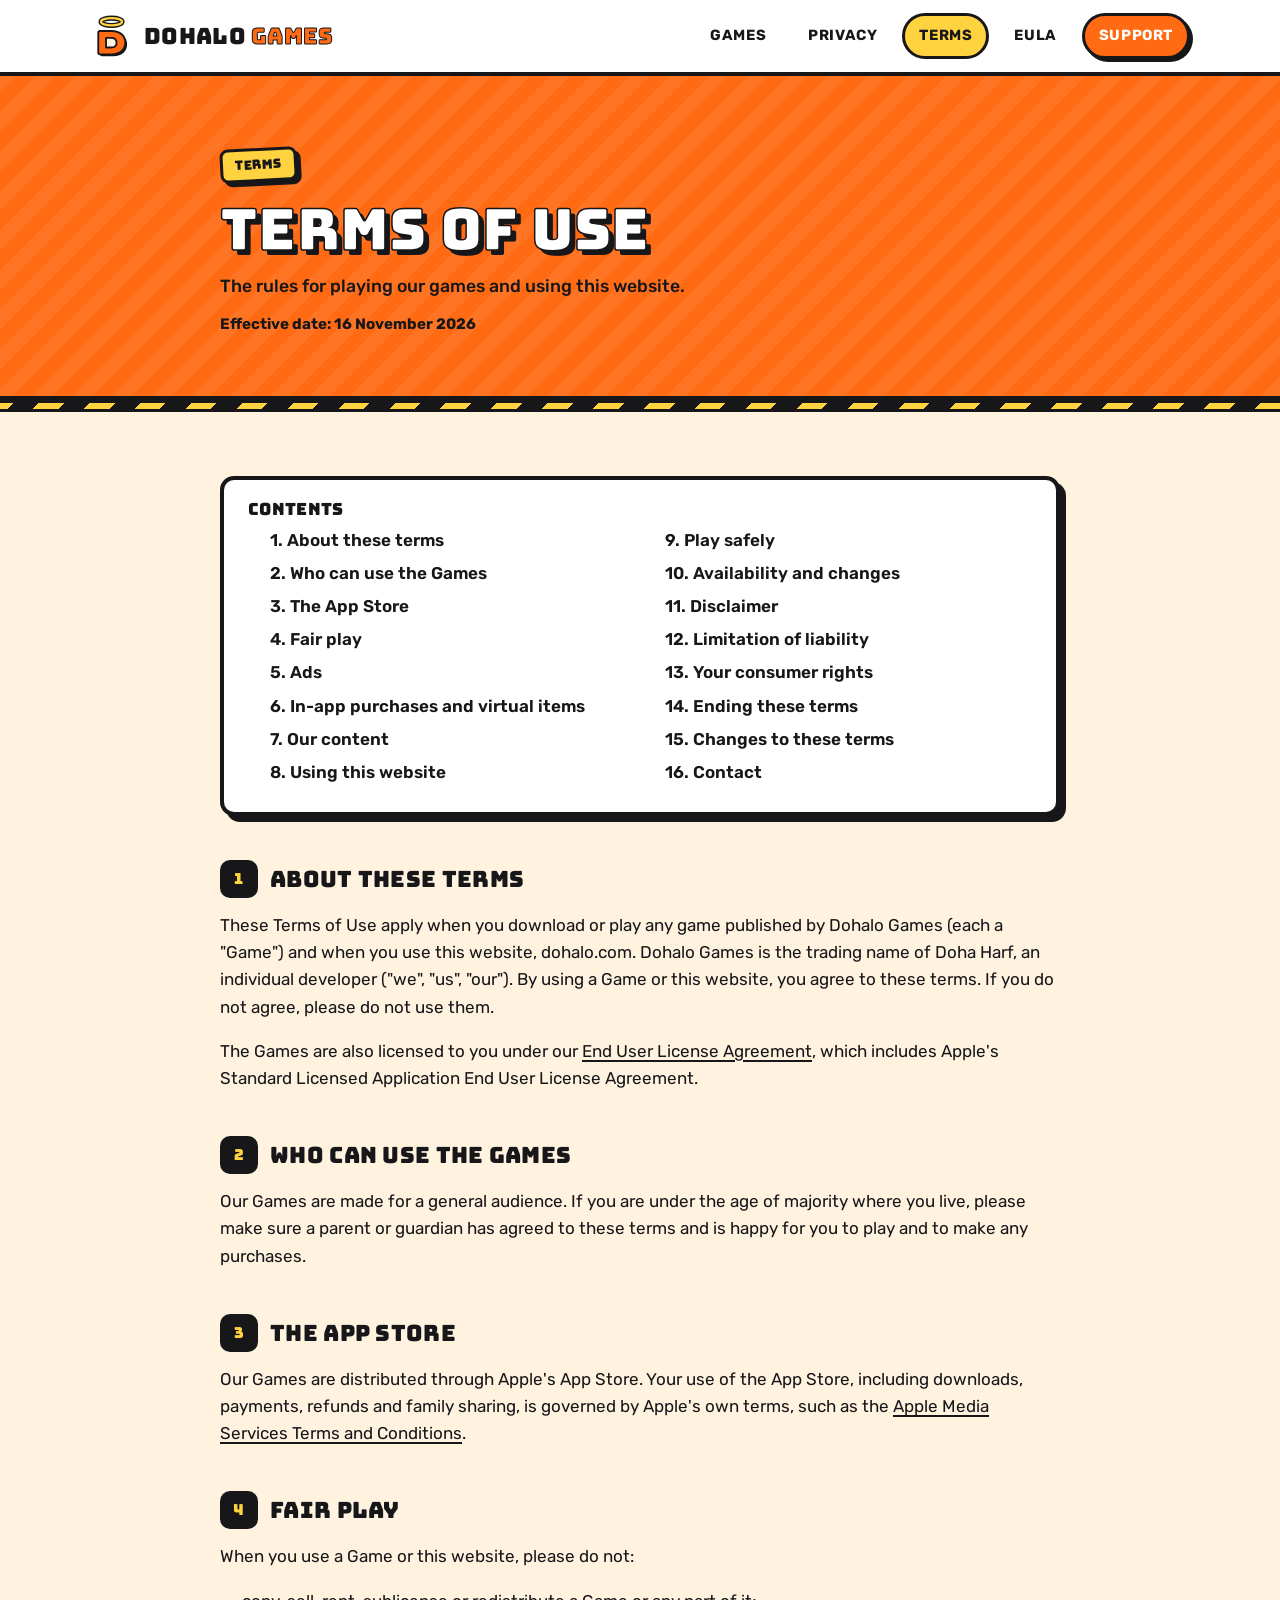
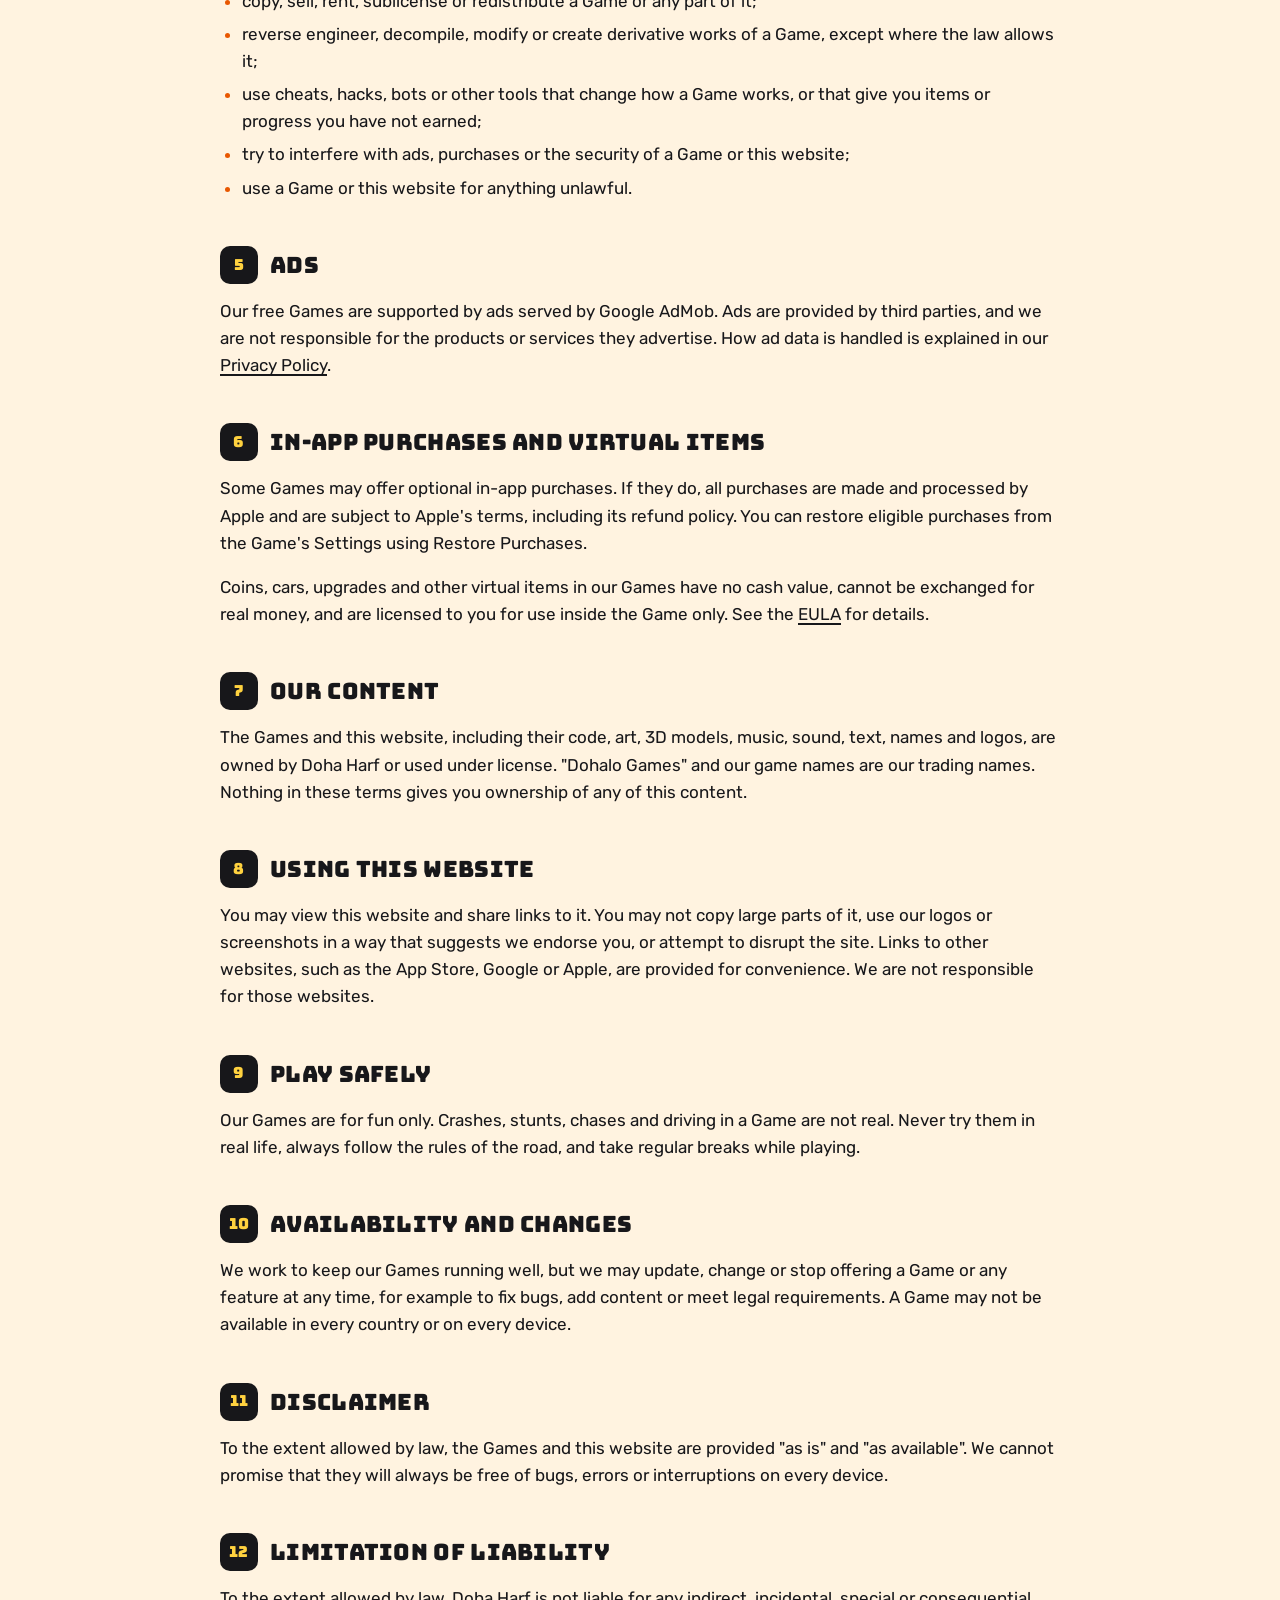
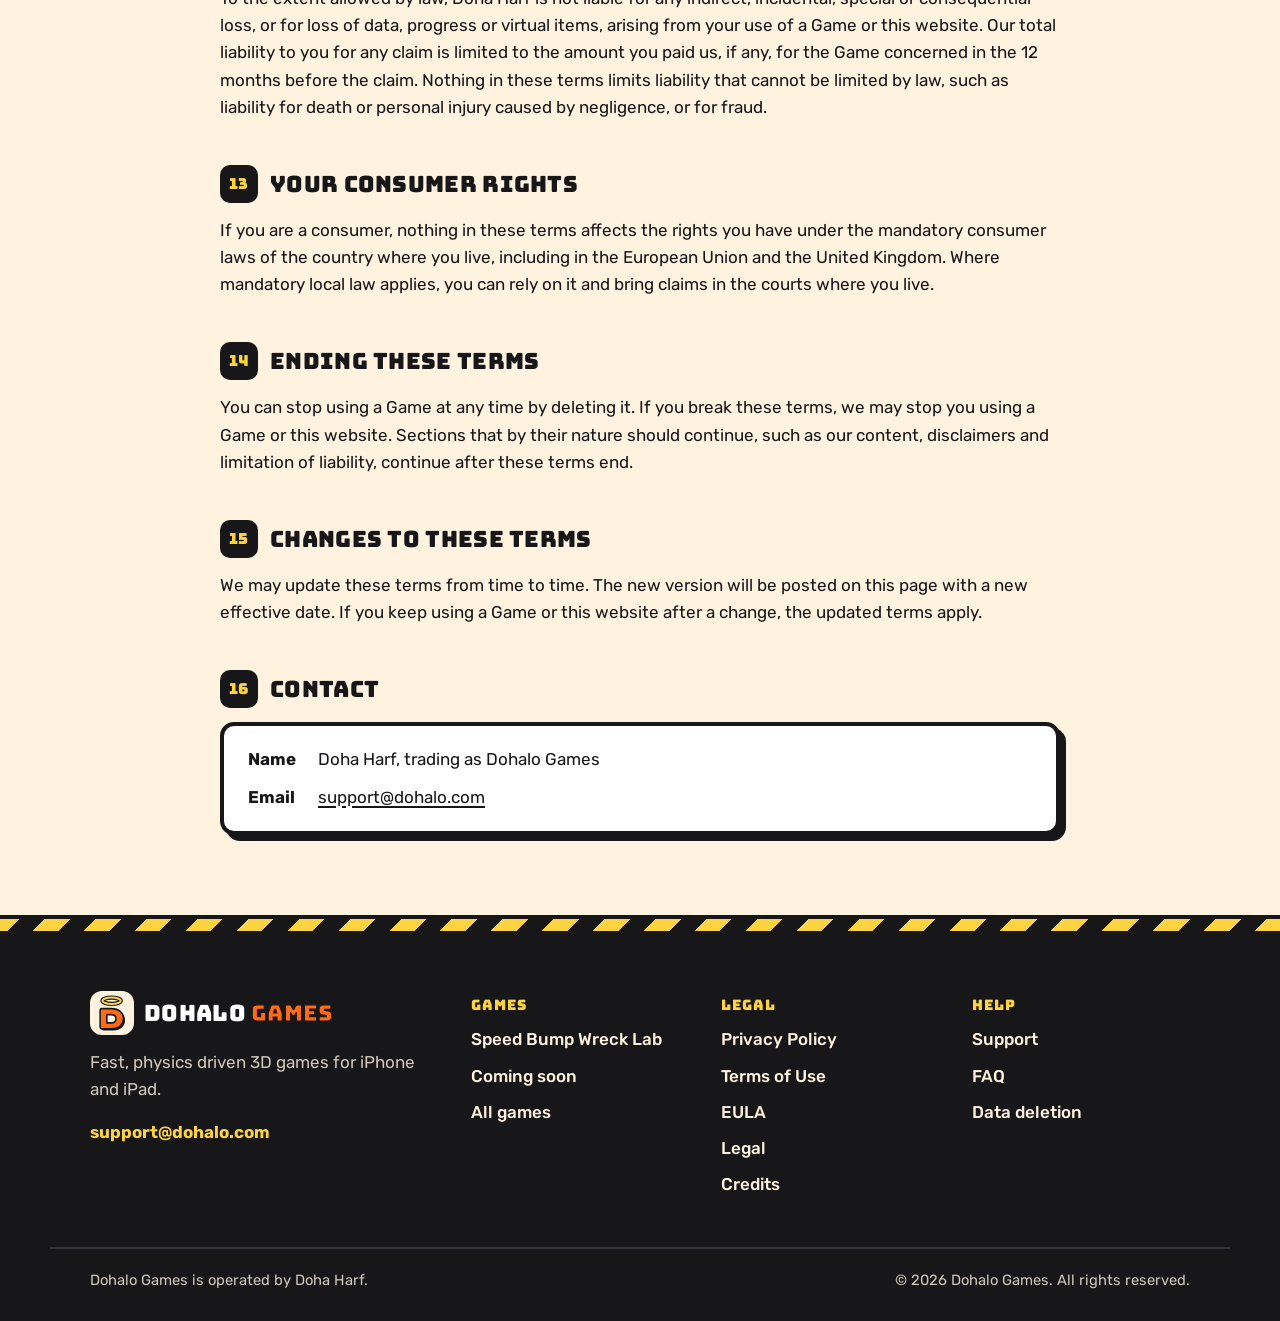
<file: terms.html>
<!DOCTYPE html>
<html lang="en">
<head>
<meta charset="UTF-8">
<meta name="viewport" content="width=device-width, initial-scale=1">
<title>Terms of Use | Dohalo Games</title>
<meta name="description" content="Terms of Use for Dohalo Games iPhone and iPad games and the dohalo.com website.">
<link rel="canonical" href="https://dohalo.com/terms.html">
<meta name="theme-color" content="#ff6a13">
<meta name="author" content="Dohalo Games">
<meta property="og:type" content="website">
<meta property="og:site_name" content="Dohalo Games">
<meta property="og:title" content="Terms of Use | Dohalo Games">
<meta property="og:description" content="Terms of Use for Dohalo Games iPhone and iPad games and the dohalo.com website.">
<meta property="og:url" content="https://dohalo.com/terms.html">
<meta property="og:image" content="https://dohalo.com/img/og-image.jpg">
<meta property="og:image:width" content="1200">
<meta property="og:image:height" content="630">
<meta property="og:image:alt" content="Dohalo Games logo over Speed Bump Wreck Lab key art">
<meta property="og:locale" content="en_US">
<meta name="twitter:card" content="summary_large_image">
<meta name="twitter:title" content="Terms of Use | Dohalo Games">
<meta name="twitter:description" content="Terms of Use for Dohalo Games iPhone and iPad games and the dohalo.com website.">
<meta name="twitter:image" content="https://dohalo.com/img/og-image.jpg">
<link rel="icon" href="/favicon.svg" type="image/svg+xml">
<link rel="apple-touch-icon" href="/img/apple-touch-icon.png">
<link rel="preconnect" href="https://fonts.googleapis.com"><link rel="preconnect" href="https://fonts.gstatic.com" crossorigin>
<link href="https://fonts.googleapis.com/css2?family=Bungee&amp;family=Rubik:wght@400;500;600;700&amp;display=swap" rel="stylesheet">
<link rel="stylesheet" href="/style.css">
<script>document.documentElement.classList.add('js')</script>
</head>
<body>
<a class="skip" href="#main">Skip to content</a>
<header class="site-header">
  <div class="wrap bar">
    <a class="brand" href="/" aria-label="Dohalo Games home"><img src="/logo.svg" alt="" width="44" height="44"><span class="wordmark">Dohalo <b>Games</b></span></a>
    <button class="menu-btn" type="button" aria-expanded="false" aria-controls="site-nav"><span class="bars" aria-hidden="true"></span>Menu</button>
    <nav id="site-nav" class="site-nav" aria-label="Main">
      <ul><li><a href="/#games">Games</a></li><li><a href="/privacy.html">Privacy</a></li><li><a href="/terms.html" aria-current="page">Terms</a></li><li><a href="/eula.html">EULA</a></li><li><a href="/support.html" class="nav-cta">Support</a></li></ul>
    </nav>
  </div>
</header>
<main id="main">
<section class="page-head">
  <div class="wrap">
    <span class="sticker">Terms</span>
    <h1>Terms of Use</h1>
    <p>The rules for playing our games and using this website.</p><p class="meta">Effective date: 16 November 2026</p>
  </div>
</section>
<div class="hazard thin" aria-hidden="true"></div>
<div class="doc">
  <div class="box"><h3>Contents</h3><ol class="toc"><li><a href="#about">1. About these terms</a></li><li><a href="#eligibility">2. Who can use the Games</a></li><li><a href="#app-store">3. The App Store</a></li><li><a href="#fair-play">4. Fair play</a></li><li><a href="#ads">5. Ads</a></li><li><a href="#purchases">6. In-app purchases and virtual items</a></li><li><a href="#ip">7. Our content</a></li><li><a href="#website">8. Using this website</a></li><li><a href="#safety">9. Play safely</a></li><li><a href="#availability">10. Availability and changes</a></li><li><a href="#disclaimer">11. Disclaimer</a></li><li><a href="#liability">12. Limitation of liability</a></li><li><a href="#consumer">13. Your consumer rights</a></li><li><a href="#termination">14. Ending these terms</a></li><li><a href="#changes">15. Changes to these terms</a></li><li><a href="#contact">16. Contact</a></li></ol></div>
  <h2 id="about"><span class="n">1</span>About these terms</h2>
<p>These Terms of Use apply when you download or play any game published by Dohalo Games (each a "Game") and when you use this website, dohalo.com. Dohalo Games is the trading name of Doha Harf, an individual developer ("we", "us", "our"). By using a Game or this website, you agree to these terms. If you do not agree, please do not use them.</p>
<p>The Games are also licensed to you under our <a href="/eula.html">End User License Agreement</a>, which includes Apple's Standard Licensed Application End User License Agreement.</p>
<h2 id="eligibility"><span class="n">2</span>Who can use the Games</h2>
<p>Our Games are made for a general audience. If you are under the age of majority where you live, please make sure a parent or guardian has agreed to these terms and is happy for you to play and to make any purchases.</p>
<h2 id="app-store"><span class="n">3</span>The App Store</h2>
<p>Our Games are distributed through Apple's App Store. Your use of the App Store, including downloads, payments, refunds and family sharing, is governed by Apple's own terms, such as the <a href="https://www.apple.com/legal/internet-services/itunes/" target="_blank" rel="noopener">Apple Media Services Terms and Conditions</a>.</p>
<h2 id="fair-play"><span class="n">4</span>Fair play</h2>
<p>When you use a Game or this website, please do not:</p>
<ul>
<li>copy, sell, rent, sublicense or redistribute a Game or any part of it;</li>
<li>reverse engineer, decompile, modify or create derivative works of a Game, except where the law allows it;</li>
<li>use cheats, hacks, bots or other tools that change how a Game works, or that give you items or progress you have not earned;</li>
<li>try to interfere with ads, purchases or the security of a Game or this website;</li>
<li>use a Game or this website for anything unlawful.</li>
</ul>
<h2 id="ads"><span class="n">5</span>Ads</h2>
<p>Our free Games are supported by ads served by Google AdMob. Ads are provided by third parties, and we are not responsible for the products or services they advertise. How ad data is handled is explained in our <a href="/privacy.html">Privacy Policy</a>.</p>
<h2 id="purchases"><span class="n">6</span>In-app purchases and virtual items</h2>
<p>Some Games may offer optional in-app purchases. If they do, all purchases are made and processed by Apple and are subject to Apple's terms, including its refund policy. You can restore eligible purchases from the Game's Settings using Restore Purchases.</p>
<p>Coins, cars, upgrades and other virtual items in our Games have no cash value, cannot be exchanged for real money, and are licensed to you for use inside the Game only. See the <a href="/eula.html#virtual-items">EULA</a> for details.</p>
<h2 id="ip"><span class="n">7</span>Our content</h2>
<p>The Games and this website, including their code, art, 3D models, music, sound, text, names and logos, are owned by Doha Harf or used under license. "Dohalo Games" and our game names are our trading names. Nothing in these terms gives you ownership of any of this content.</p>
<h2 id="website"><span class="n">8</span>Using this website</h2>
<p>You may view this website and share links to it. You may not copy large parts of it, use our logos or screenshots in a way that suggests we endorse you, or attempt to disrupt the site. Links to other websites, such as the App Store, Google or Apple, are provided for convenience. We are not responsible for those websites.</p>
<h2 id="safety"><span class="n">9</span>Play safely</h2>
<p>Our Games are for fun only. Crashes, stunts, chases and driving in a Game are not real. Never try them in real life, always follow the rules of the road, and take regular breaks while playing.</p>
<h2 id="availability"><span class="n">10</span>Availability and changes</h2>
<p>We work to keep our Games running well, but we may update, change or stop offering a Game or any feature at any time, for example to fix bugs, add content or meet legal requirements. A Game may not be available in every country or on every device.</p>
<h2 id="disclaimer"><span class="n">11</span>Disclaimer</h2>
<p>To the extent allowed by law, the Games and this website are provided "as is" and "as available". We cannot promise that they will always be free of bugs, errors or interruptions on every device.</p>
<h2 id="liability"><span class="n">12</span>Limitation of liability</h2>
<p>To the extent allowed by law, Doha Harf is not liable for any indirect, incidental, special or consequential loss, or for loss of data, progress or virtual items, arising from your use of a Game or this website. Our total liability to you for any claim is limited to the amount you paid us, if any, for the Game concerned in the 12 months before the claim. Nothing in these terms limits liability that cannot be limited by law, such as liability for death or personal injury caused by negligence, or for fraud.</p>
<h2 id="consumer"><span class="n">13</span>Your consumer rights</h2>
<p>If you are a consumer, nothing in these terms affects the rights you have under the mandatory consumer laws of the country where you live, including in the European Union and the United Kingdom. Where mandatory local law applies, you can rely on it and bring claims in the courts where you live.</p>
<h2 id="termination"><span class="n">14</span>Ending these terms</h2>
<p>You can stop using a Game at any time by deleting it. If you break these terms, we may stop you using a Game or this website. Sections that by their nature should continue, such as our content, disclaimers and limitation of liability, continue after these terms end.</p>
<h2 id="changes"><span class="n">15</span>Changes to these terms</h2>
<p>We may update these terms from time to time. The new version will be posted on this page with a new effective date. If you keep using a Game or this website after a change, the updated terms apply.</p>
<h2 id="contact"><span class="n">16</span>Contact</h2>
<dl class="kv box"><dt>Name</dt><dd>Doha Harf, trading as Dohalo Games</dd><dt>Email</dt><dd><a href="mailto:support@dohalo.com">support@dohalo.com</a></dd></dl>

</div>
</main>
<footer class="site-footer">
  <div class="hazard" aria-hidden="true"></div>
  <div class="wrap foot-grid">
    <div class="foot-brand">
      <a class="brand" href="/" aria-label="Dohalo Games home"><img src="/logo.svg" alt="" width="44" height="44"><span class="wordmark">Dohalo <b>Games</b></span></a>
      <p>Fast, physics driven 3D games for iPhone and iPad.</p>
      <a class="foot-mail" href="mailto:support@dohalo.com">support@dohalo.com</a>
    </div>
    <div>
      <h2>Games</h2>
      <ul>
        <li><a href="/games/speed-bump-wreck-lab.html">Speed Bump Wreck Lab</a></li>
        <li><a href="/#coming-soon">Coming soon</a></li>
        <li><a href="/#games">All games</a></li>
      </ul>
    </div>
    <div>
      <h2>Legal</h2>
      <ul>
        <li><a href="/privacy.html">Privacy Policy</a></li>
        <li><a href="/terms.html">Terms of Use</a></li>
        <li><a href="/eula.html">EULA</a></li>
        <li><a href="/legal.html">Legal</a></li><li><a href="/credits.html">Credits</a></li>
      </ul>
    </div>
    <div>
      <h2>Help</h2>
      <ul>
        <li><a href="/support.html">Support</a></li>
        <li><a href="/support.html#faq">FAQ</a></li>
        <li><a href="/support.html#data-deletion">Data deletion</a></li>
      </ul>
    </div>
  </div>
  <div class="wrap foot-bottom">
    <p>Dohalo Games is operated by Doha Harf.</p>
    <p>&copy; 2026 Dohalo Games. All rights reserved.</p>
  </div>
</footer>
<script src="/site.js" defer></script>
</body>
</html>
</file>
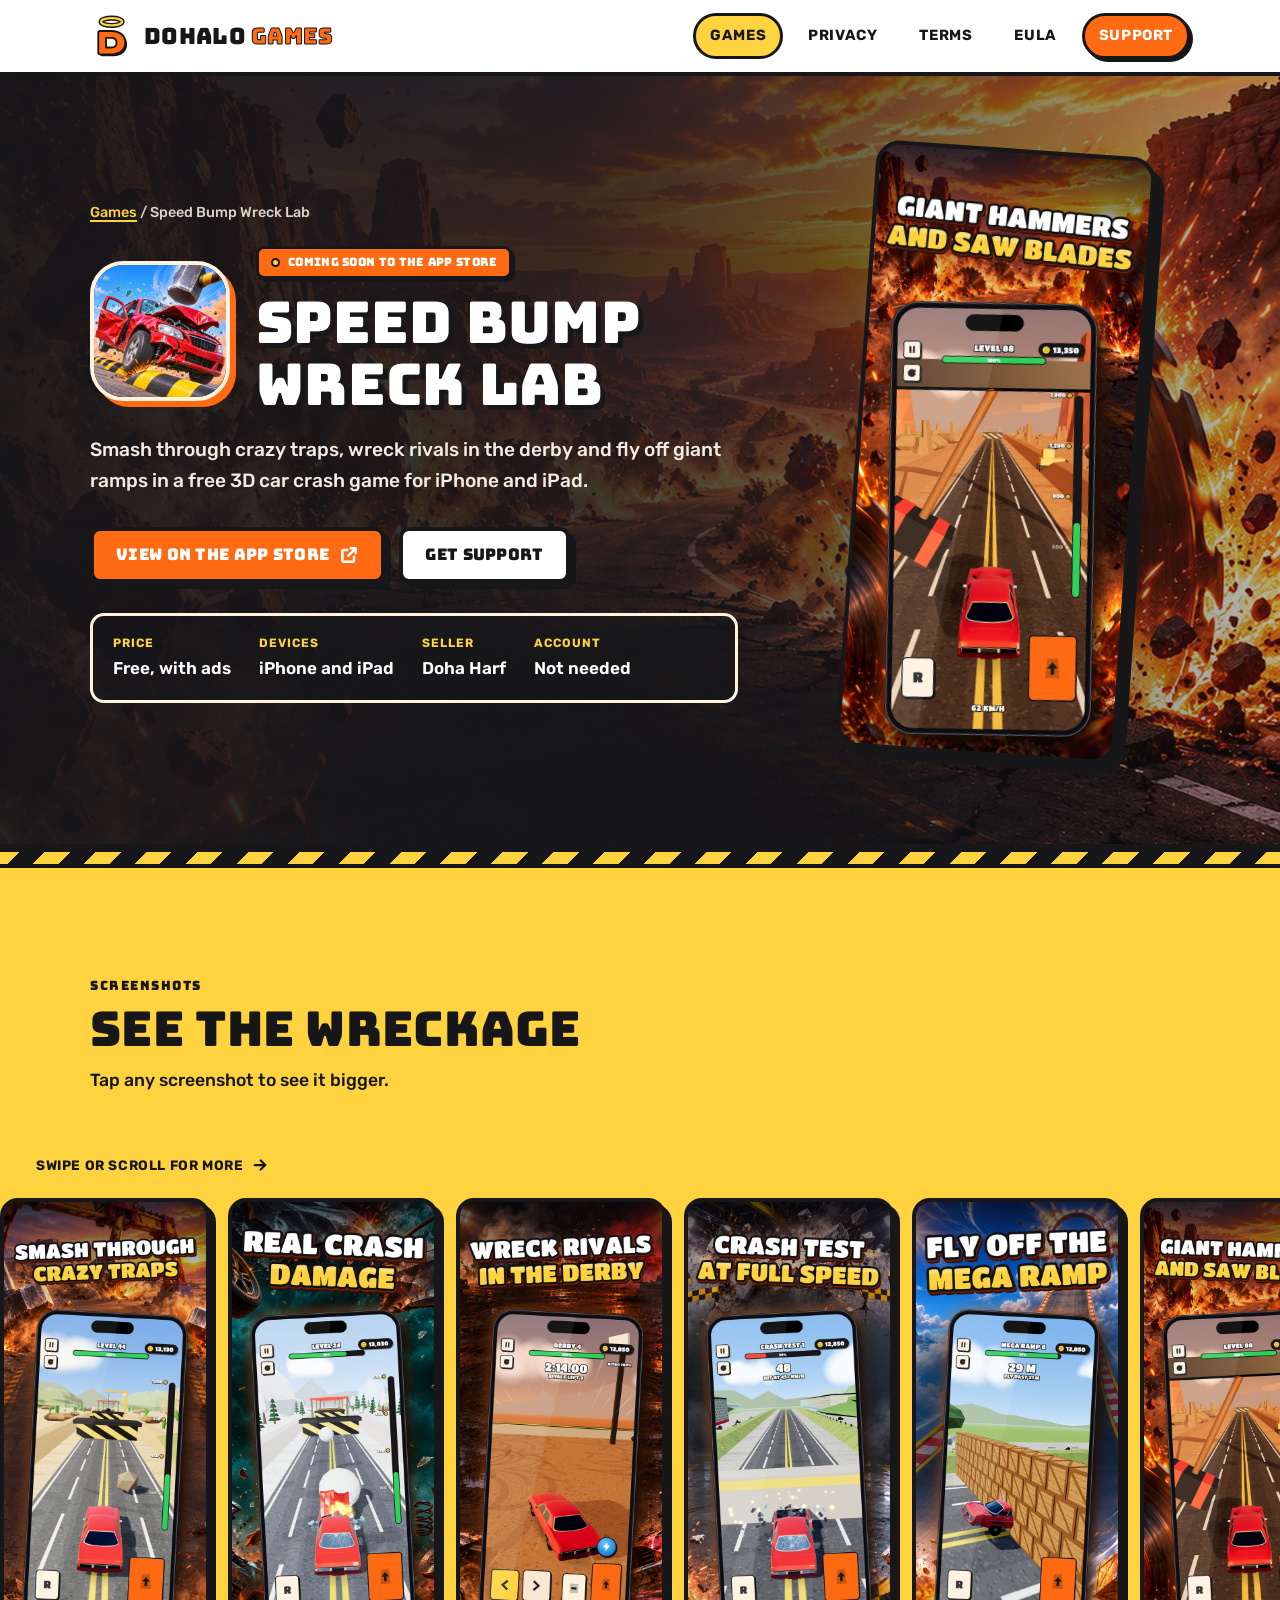
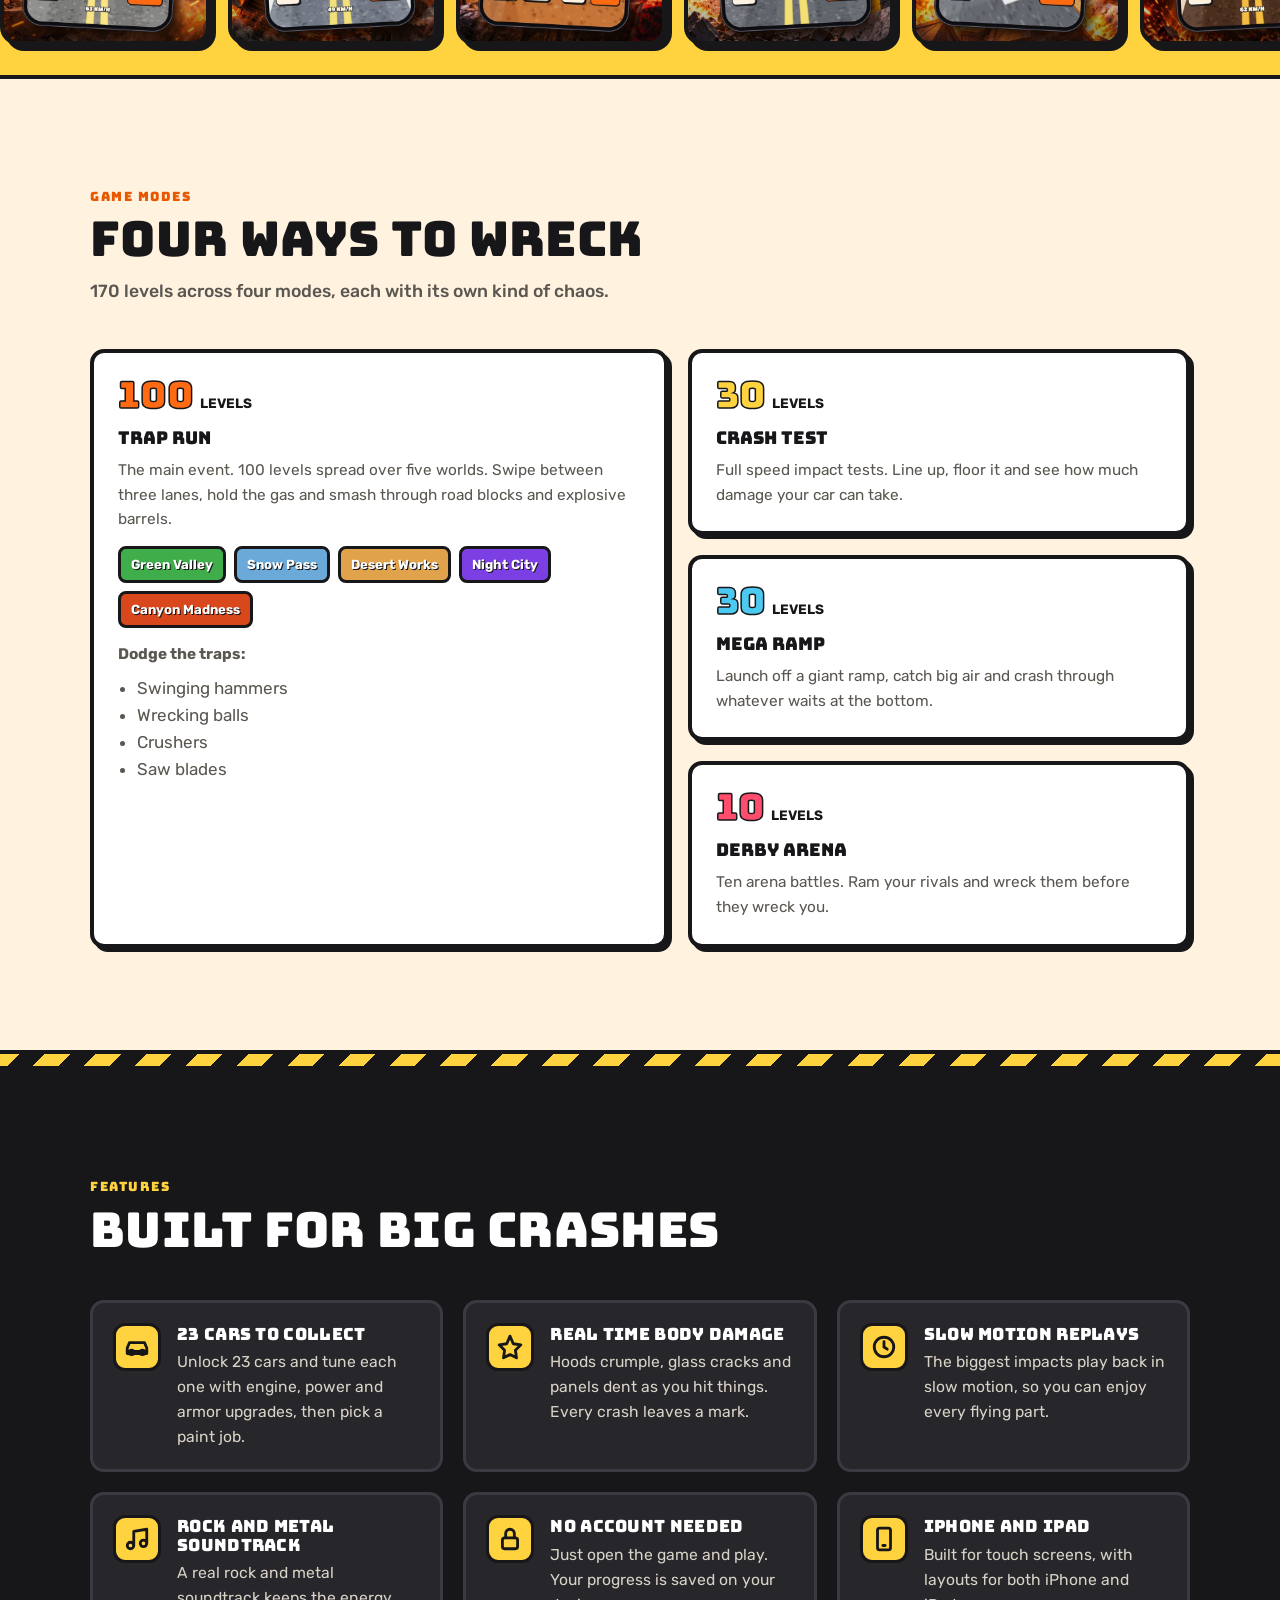
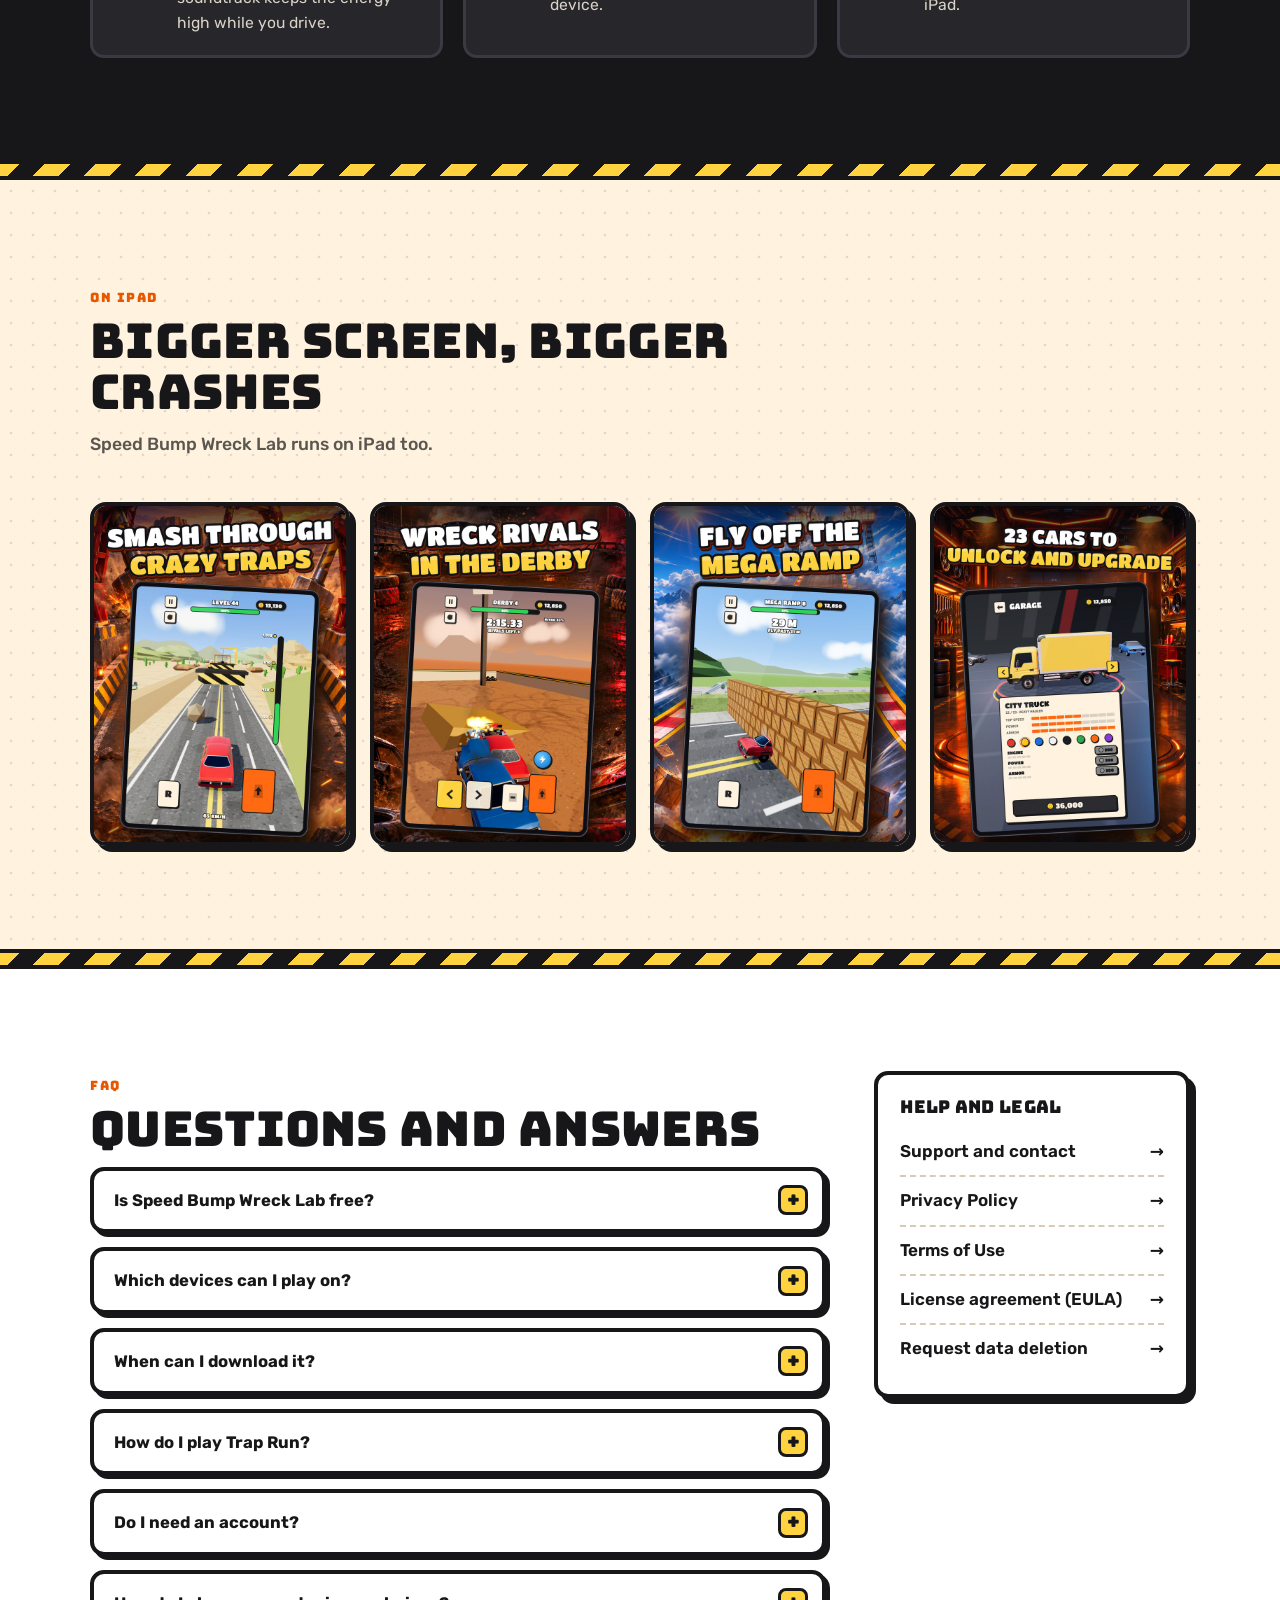
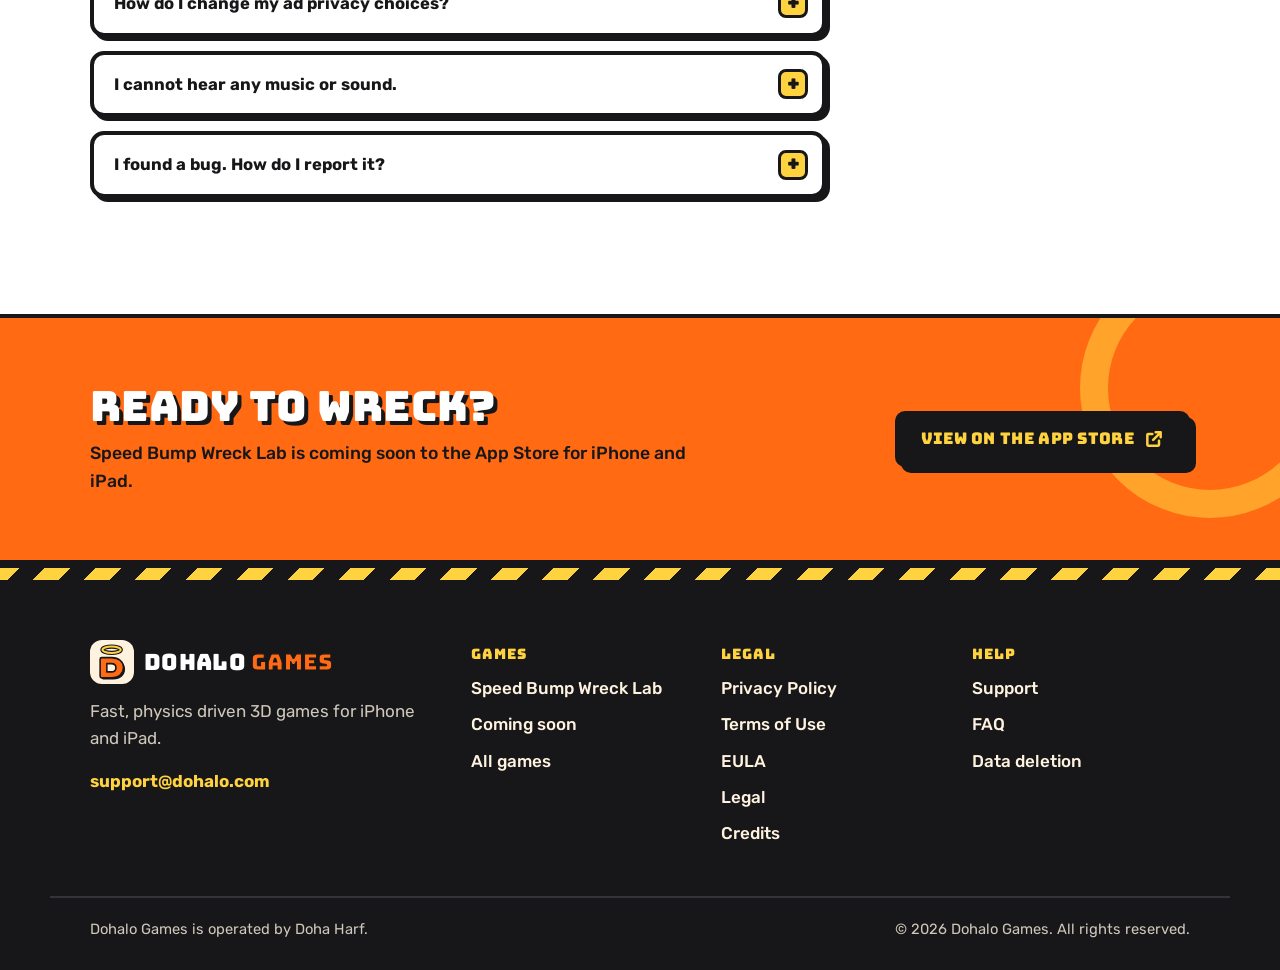
<file: games/speed-bump-wreck-lab.html>
<!DOCTYPE html>
<html lang="en">
<head>
<meta charset="UTF-8">
<meta name="viewport" content="width=device-width, initial-scale=1">
<title>Speed Bump Wreck Lab | Dohalo Games</title>
<meta name="description" content="Speed Bump Wreck Lab is a free 3D car crash game for iPhone and iPad: Trap Run, Crash Test, Mega Ramp and Derby Arena, 23 cars, real time damage and slow motion replays.">
<link rel="canonical" href="https://dohalo.com/games/speed-bump-wreck-lab.html">
<meta name="theme-color" content="#ff6a13">
<meta name="author" content="Dohalo Games">
<meta property="og:type" content="website">
<meta property="og:site_name" content="Dohalo Games">
<meta property="og:title" content="Speed Bump Wreck Lab | Dohalo Games">
<meta property="og:description" content="Speed Bump Wreck Lab is a free 3D car crash game for iPhone and iPad: Trap Run, Crash Test, Mega Ramp and Derby Arena, 23 cars, real time damage and slow motion replays.">
<meta property="og:url" content="https://dohalo.com/games/speed-bump-wreck-lab.html">
<meta property="og:image" content="https://dohalo.com/img/og-image.jpg">
<meta property="og:image:width" content="1200">
<meta property="og:image:height" content="630">
<meta property="og:image:alt" content="Dohalo Games logo over Speed Bump Wreck Lab key art">
<meta property="og:locale" content="en_US">
<meta name="twitter:card" content="summary_large_image">
<meta name="twitter:title" content="Speed Bump Wreck Lab | Dohalo Games">
<meta name="twitter:description" content="Speed Bump Wreck Lab is a free 3D car crash game for iPhone and iPad: Trap Run, Crash Test, Mega Ramp and Derby Arena, 23 cars, real time damage and slow motion replays.">
<meta name="twitter:image" content="https://dohalo.com/img/og-image.jpg">
<link rel="icon" href="/favicon.svg" type="image/svg+xml">
<link rel="apple-touch-icon" href="/img/apple-touch-icon.png">
<link rel="preconnect" href="https://fonts.googleapis.com"><link rel="preconnect" href="https://fonts.gstatic.com" crossorigin>
<link href="https://fonts.googleapis.com/css2?family=Bungee&amp;family=Rubik:wght@400;500;600;700&amp;display=swap" rel="stylesheet">
<link rel="stylesheet" href="/style.css">
<script>document.documentElement.classList.add('js')</script>
<script type="application/ld+json">{"@context": "https://schema.org", "@type": "MobileApplication", "name": "Speed Bump Wreck Lab", "operatingSystem": "iOS", "applicationCategory": "GameApplication", "url": "https://dohalo.com/games/speed-bump-wreck-lab.html", "image": "https://dohalo.com/img/wreck-lab/icon.jpg", "description": "A free 3D car crash game for iPhone and iPad with four modes, 23 cars, real time body damage and slow motion replays.", "offers": {"@type": "Offer", "price": "0", "priceCurrency": "USD"}, "author": {"@type": "Organization", "name": "Dohalo Games", "url": "https://dohalo.com/"}}</script>
</head>
<body>
<a class="skip" href="#main">Skip to content</a>
<header class="site-header">
  <div class="wrap bar">
    <a class="brand" href="/" aria-label="Dohalo Games home"><img src="/logo.svg" alt="" width="44" height="44"><span class="wordmark">Dohalo <b>Games</b></span></a>
    <button class="menu-btn" type="button" aria-expanded="false" aria-controls="site-nav"><span class="bars" aria-hidden="true"></span>Menu</button>
    <nav id="site-nav" class="site-nav" aria-label="Main">
      <ul><li><a href="/#games" aria-current="page">Games</a></li><li><a href="/privacy.html">Privacy</a></li><li><a href="/terms.html">Terms</a></li><li><a href="/eula.html">EULA</a></li><li><a href="/support.html" class="nav-cta">Support</a></li></ul>
    </nav>
  </div>
</header>
<main id="main">
<section class="game-hero">
  <div class="wrap">
    <div>
      <nav class="crumbs" aria-label="Breadcrumb"><a href="/#games">Games</a> / Speed Bump Wreck Lab</nav>
      <div class="game-title">
        <img class="app-icon" src="/img/wreck-lab/icon.jpg" alt="Speed Bump Wreck Lab app icon" width="360" height="360">
        <div><span class="badge">Coming soon to the App Store</span><h1>Speed Bump Wreck Lab</h1></div>
      </div>
      <p class="lead">Smash through crazy traps, wreck rivals in the derby and fly off giant ramps in a free 3D car crash game for iPhone and iPad.</p>
      <div class="btn-row">
        <a class="btn" href="https://apps.apple.com/app/id6835647122" target="_blank" rel="noopener">View on the App Store <svg viewBox="0 0 24 24" fill="none" stroke="currentColor" stroke-width="3" stroke-linecap="round" stroke-linejoin="round" aria-hidden="true"><path d="M14 4h6v6M20 4l-9 9M18 14v5a1 1 0 0 1-1 1H5a1 1 0 0 1-1-1V7a1 1 0 0 1 1-1h5"/></svg></a>
        <a class="btn light" href="/support.html">Get support</a>
      </div>
      <dl class="facts">
        <div><dt>Price</dt><dd>Free, with ads</dd></div>
        <div><dt>Devices</dt><dd>iPhone and iPad</dd></div>
        <div><dt>Seller</dt><dd>Doha Harf</dd></div>
        <div><dt>Account</dt><dd>Not needed</dd></div>
      </dl>
    </div>
    <div class="phone"><img src="/img/wreck-lab/iphone-06_canyon.jpg" alt="Speed Bump Wreck Lab: giant hammers and saw blades on a canyon road" width="600" height="1304"></div>
  </div>
</section>
<div class="hazard" aria-hidden="true"></div>

<section class="section sun" id="screenshots" style="padding-bottom:0">
  <div class="wrap">
    <div class="sec-head">
      <span class="eyebrow" style="color:var(--ink)">Screenshots</span>
      <h2 class="sec-title">See the wreckage</h2>
      <p class="sec-sub" style="color:var(--ink)">Tap any screenshot to see it bigger.</p>
    </div>
  </div>
  <p class="scroll-hint">Swipe or scroll for more <svg width="18" height="18" viewBox="0 0 24 24" fill="none" stroke="currentColor" stroke-width="3" stroke-linecap="round" stroke-linejoin="round" aria-hidden="true"><path d="M5 12h14M13 6l6 6-6 6"/></svg></p>
<div class="shots" role="region" tabindex="0" aria-label="Speed Bump Wreck Lab screenshots"><a class="shot" href="/img/wreck-lab/iphone-01_traps.jpg" data-lightbox="game"><img src="/img/wreck-lab/iphone-01_traps.jpg" alt="Smash through crazy traps: a red car racing toward a road block in Trap Run" width="600" height="1304" loading="lazy" decoding="async"></a>
<a class="shot" href="/img/wreck-lab/iphone-02_damage.jpg" data-lightbox="game"><img src="/img/wreck-lab/iphone-02_damage.jpg" alt="Real crash damage: a dented car hitting a wrecking ball" width="600" height="1304" loading="lazy" decoding="async"></a>
<a class="shot" href="/img/wreck-lab/iphone-03_derby.jpg" data-lightbox="game"><img src="/img/wreck-lab/iphone-03_derby.jpg" alt="Wreck rivals in the Derby Arena" width="600" height="1304" loading="lazy" decoding="async"></a>
<a class="shot" href="/img/wreck-lab/iphone-04_crashtest.jpg" data-lightbox="game"><img src="/img/wreck-lab/iphone-04_crashtest.jpg" alt="Crash Test at full speed, glass and parts flying" width="600" height="1304" loading="lazy" decoding="async"></a>
<a class="shot" href="/img/wreck-lab/iphone-05_megaramp.jpg" data-lightbox="game"><img src="/img/wreck-lab/iphone-05_megaramp.jpg" alt="Flying off the Mega Ramp into a wall of crates" width="600" height="1304" loading="lazy" decoding="async"></a>
<a class="shot" href="/img/wreck-lab/iphone-06_canyon.jpg" data-lightbox="game"><img src="/img/wreck-lab/iphone-06_canyon.jpg" alt="Giant hammers and saw blades in Canyon Madness" width="600" height="1304" loading="lazy" decoding="async"></a>
<a class="shot" href="/img/wreck-lab/iphone-07_worlds.jpg" data-lightbox="game"><img src="/img/wreck-lab/iphone-07_worlds.jpg" alt="Five worlds, from snowy passes to the canyon" width="600" height="1304" loading="lazy" decoding="async"></a>
<a class="shot" href="/img/wreck-lab/iphone-08_garage.jpg" data-lightbox="game"><img src="/img/wreck-lab/iphone-08_garage.jpg" alt="The garage: 23 cars to unlock and upgrade" width="600" height="1304" loading="lazy" decoding="async"></a>
<a class="shot" href="/img/wreck-lab/iphone-09_police.jpg" data-lightbox="game"><img src="/img/wreck-lab/iphone-09_police.jpg" alt="Police cars and trucks in the garage" width="600" height="1304" loading="lazy" decoding="async"></a>
<a class="shot" href="/img/wreck-lab/iphone-10_levels.jpg" data-lightbox="game"><img src="/img/wreck-lab/iphone-10_levels.jpg" alt="Trap Run level select: 100 levels and 4 game modes" width="600" height="1304" loading="lazy" decoding="async"></a></div>
</section>

<section class="section" id="modes">
  <div class="wrap">
    <div class="sec-head">
      <span class="eyebrow">Game modes</span>
      <h2 class="sec-title">Four ways to wreck</h2>
      <p class="sec-sub">170 levels across four modes, each with its own kind of chaos.</p>
    </div>
    <div class="mode-detail">
      <div class="mode big">
        <div class="count">100<small>levels</small></div>
        <h4>Trap Run</h4>
        <p>The main event. 100 levels spread over five worlds. Swipe between three lanes, hold the gas and smash through road blocks and explosive barrels.</p>
        <ul class="worlds"><li>Green Valley</li><li>Snow Pass</li><li>Desert Works</li><li>Night City</li><li>Canyon Madness</li></ul>
        <p><strong>Dodge the traps:</strong></p>
        <ul class="traps"><li>Swinging hammers</li><li>Wrecking balls</li><li>Crushers</li><li>Saw blades</li></ul>
      </div>
      <div class="mode"><div class="count">30<small>levels</small></div><h4>Crash Test</h4><p>Full speed impact tests. Line up, floor it and see how much damage your car can take.</p></div>
      <div class="mode"><div class="count">30<small>levels</small></div><h4>Mega Ramp</h4><p>Launch off a giant ramp, catch big air and crash through whatever waits at the bottom.</p></div>
      <div class="mode"><div class="count">10<small>levels</small></div><h4>Derby Arena</h4><p>Ten arena battles. Ram your rivals and wreck them before they wreck you.</p></div>
    </div>
  </div>
</section>
<div class="hazard" aria-hidden="true"></div>

<section class="section dark" id="features">
  <div class="wrap">
    <div class="sec-head">
      <span class="eyebrow">Features</span>
      <h2 class="sec-title">Built for big crashes</h2>
    </div>
    <div class="features">
      <div class="feat"><span class="ico"><svg viewBox="0 0 24 24" fill="none" stroke="#17171a" stroke-width="2.6" stroke-linecap="round" stroke-linejoin="round" aria-hidden="true"><path d="M3 16v-3l2-5h14l2 5v3"/><path d="M3 16h18v2H3z"/><circle cx="7" cy="17" r="2"/><circle cx="17" cy="17" r="2"/></svg></span><div><h3>23 cars to collect</h3><p>Unlock 23 cars and tune each one with engine, power and armor upgrades, then pick a paint job.</p></div></div>
      <div class="feat"><span class="ico"><svg viewBox="0 0 24 24" fill="none" stroke="#17171a" stroke-width="2.6" stroke-linecap="round" stroke-linejoin="round" aria-hidden="true"><path d="M12 2 9 9l-7 1 5 5-1 7 6-3 6 3-1-7 5-5-7-1z"/></svg></span><div><h3>Real time body damage</h3><p>Hoods crumple, glass cracks and panels dent as you hit things. Every crash leaves a mark.</p></div></div>
      <div class="feat"><span class="ico"><svg viewBox="0 0 24 24" fill="none" stroke="#17171a" stroke-width="2.6" stroke-linecap="round" stroke-linejoin="round" aria-hidden="true"><circle cx="12" cy="12" r="9"/><path d="M12 7v5l3 2"/></svg></span><div><h3>Slow motion replays</h3><p>The biggest impacts play back in slow motion, so you can enjoy every flying part.</p></div></div>
      <div class="feat"><span class="ico"><svg viewBox="0 0 24 24" fill="none" stroke="#17171a" stroke-width="2.6" stroke-linecap="round" stroke-linejoin="round" aria-hidden="true"><path d="M9 18V5l12-2v13"/><circle cx="6" cy="18" r="3"/><circle cx="18" cy="16" r="3"/></svg></span><div><h3>Rock and metal soundtrack</h3><p>A real rock and metal soundtrack keeps the energy high while you drive.</p></div></div>
      <div class="feat"><span class="ico"><svg viewBox="0 0 24 24" fill="none" stroke="#17171a" stroke-width="2.6" stroke-linecap="round" stroke-linejoin="round" aria-hidden="true"><rect x="5" y="11" width="14" height="10" rx="2"/><path d="M8 11V7a4 4 0 0 1 8 0v4"/></svg></span><div><h3>No account needed</h3><p>Just open the game and play. Your progress is saved on your device.</p></div></div>
      <div class="feat"><span class="ico"><svg viewBox="0 0 24 24" fill="none" stroke="#17171a" stroke-width="2.6" stroke-linecap="round" stroke-linejoin="round" aria-hidden="true"><rect x="6" y="2" width="12" height="20" rx="2"/><path d="M11 18h2"/></svg></span><div><h3>iPhone and iPad</h3><p>Built for touch screens, with layouts for both iPhone and iPad.</p></div></div>
    </div>
  </div>
</section>
<div class="hazard" aria-hidden="true"></div>

<section class="section dots" id="ipad">
  <div class="wrap">
    <div class="sec-head">
      <span class="eyebrow">On iPad</span>
      <h2 class="sec-title">Bigger screen, bigger crashes</h2>
      <p class="sec-sub">Speed Bump Wreck Lab runs on iPad too.</p>
    </div>
    <div class="ipad-grid">
      <a href="/img/wreck-lab/ipad-01_traps.jpg" data-lightbox="ipad"><img src="/img/wreck-lab/ipad-01_traps.jpg" alt="Trap Run on iPad" width="720" height="960" loading="lazy" decoding="async"></a>
      <a href="/img/wreck-lab/ipad-03_derby.jpg" data-lightbox="ipad"><img src="/img/wreck-lab/ipad-03_derby.jpg" alt="Derby Arena on iPad" width="720" height="960" loading="lazy" decoding="async"></a>
      <a href="/img/wreck-lab/ipad-05_megaramp.jpg" data-lightbox="ipad"><img src="/img/wreck-lab/ipad-05_megaramp.jpg" alt="Mega Ramp on iPad" width="720" height="960" loading="lazy" decoding="async"></a>
      <a href="/img/wreck-lab/ipad-08_garage.jpg" data-lightbox="ipad"><img src="/img/wreck-lab/ipad-08_garage.jpg" alt="The garage on iPad" width="720" height="960" loading="lazy" decoding="async"></a>
    </div>
  </div>
</section>
<div class="hazard" aria-hidden="true"></div>

<section class="section white" id="faq">
  <div class="wrap two-col">
    <div>
      <span class="eyebrow">FAQ</span>
      <h2 class="sec-title">Questions and answers</h2>
      <details><summary>Is Speed Bump Wreck Lab free?</summary><div><p>Yes. The game is free to download and play. It shows ads served by Google AdMob.</p></div></details>
<details><summary>Which devices can I play on?</summary><div><p>Speed Bump Wreck Lab is made for iPhone and iPad.</p></div></details>
<details><summary>When can I download it?</summary><div><p>The game has been submitted to the App Store and is coming soon. Once it is live, the <strong>View on the App Store</strong> button on this page takes you straight to it.</p></div></details>
<details><summary>How do I play Trap Run?</summary><div><p>Swipe left or right to move between the three lanes and hold the gas to speed up. Smash through road blocks and explosive barrels, and dodge the hammers, wrecking balls, crushers and saw blades that guard the road.</p></div></details>
<details><summary>Do I need an account?</summary><div><p>No. There is no account and no sign up. Your progress is saved on your device. If you delete the game, your progress is deleted too.</p></div></details>
<details><summary>How do I change my ad privacy choices?</summary><div><p>Open the game and go to <span class="path">Settings</span> then <span class="path">Privacy options</span> to review or change your ad consent. To control tracking across apps, use your device <span class="path">Settings &gt; Privacy &amp; Security &gt; Tracking</span>. Read more in our <a href="/privacy.html">Privacy Policy</a>.</p></div></details>
<details><summary>I cannot hear any music or sound.</summary><div><p>Check that your iPhone or iPad is not in Silent mode and that the volume is turned up. If you use Bluetooth headphones, make sure they are connected.</p></div></details>
<details><summary>I found a bug. How do I report it?</summary><div><p>Email <a href="mailto:support@dohalo.com">support@dohalo.com</a> with your device model, iOS version and a short description of what happened. A screenshot or screen recording helps a lot.</p></div></details>
    </div>
    <aside class="side-card" aria-label="Help and legal">
      <h3>Help and legal</h3>
      <ul>
        <li><a href="/support.html">Support and contact</a></li>
        <li><a href="/privacy.html">Privacy Policy</a></li>
        <li><a href="/terms.html">Terms of Use</a></li>
        <li><a href="/eula.html">License agreement (EULA)</a></li>
        <li><a href="/support.html#data-deletion">Request data deletion</a></li>
      </ul>
    </aside>
  </div>
</section>

<section class="band">
  <div class="wrap">
    <div>
      <h2>Ready to wreck?</h2>
      <p>Speed Bump Wreck Lab is coming soon to the App Store for iPhone and iPad.</p>
    </div>
    <div class="btn-row">
      <a class="btn dark" href="https://apps.apple.com/app/id6835647122" target="_blank" rel="noopener">View on the App Store <svg viewBox="0 0 24 24" fill="none" stroke="currentColor" stroke-width="3" stroke-linecap="round" stroke-linejoin="round" aria-hidden="true"><path d="M14 4h6v6M20 4l-9 9M18 14v5a1 1 0 0 1-1 1H5a1 1 0 0 1-1-1V7a1 1 0 0 1 1-1h5"/></svg></a>
    </div>
  </div>
</section>
</main>
<footer class="site-footer">
  <div class="hazard" aria-hidden="true"></div>
  <div class="wrap foot-grid">
    <div class="foot-brand">
      <a class="brand" href="/" aria-label="Dohalo Games home"><img src="/logo.svg" alt="" width="44" height="44"><span class="wordmark">Dohalo <b>Games</b></span></a>
      <p>Fast, physics driven 3D games for iPhone and iPad.</p>
      <a class="foot-mail" href="mailto:support@dohalo.com">support@dohalo.com</a>
    </div>
    <div>
      <h2>Games</h2>
      <ul>
        <li><a href="/games/speed-bump-wreck-lab.html">Speed Bump Wreck Lab</a></li>
        <li><a href="/#coming-soon">Coming soon</a></li>
        <li><a href="/#games">All games</a></li>
      </ul>
    </div>
    <div>
      <h2>Legal</h2>
      <ul>
        <li><a href="/privacy.html">Privacy Policy</a></li>
        <li><a href="/terms.html">Terms of Use</a></li>
        <li><a href="/eula.html">EULA</a></li>
        <li><a href="/legal.html">Legal</a></li><li><a href="/credits.html">Credits</a></li>
      </ul>
    </div>
    <div>
      <h2>Help</h2>
      <ul>
        <li><a href="/support.html">Support</a></li>
        <li><a href="/support.html#faq">FAQ</a></li>
        <li><a href="/support.html#data-deletion">Data deletion</a></li>
      </ul>
    </div>
  </div>
  <div class="wrap foot-bottom">
    <p>Dohalo Games is operated by Doha Harf.</p>
    <p>&copy; 2026 Dohalo Games. All rights reserved.</p>
  </div>
</footer>
<script src="/site.js" defer></script>
</body>
</html>
</file>
<file: style.css>
/* Dohalo Games: flat garage style. Tangerine, sun yellow, ink, cream. */
:root{
  --ink:#17171a;
  --ink-2:#26262b;
  --orange:#ff6a13;
  --orange-d:#e85700;
  --sun:#ffd23f;
  --cream:#fff3e0;
  --cream-2:#ffe7c4;
  --white:#ffffff;
  --muted:#5a5650;
  --line:4px solid var(--ink);
  --line-3:3px solid var(--ink);
  --shadow:6px 6px 0 var(--ink);
  --shadow-sm:4px 4px 0 var(--ink);
  --shadow-lg:10px 10px 0 var(--ink);
  --r:14px;
  --r-sm:10px;
  --ease:cubic-bezier(.2,.8,.2,1);
  --wrap:1180px;
  --head:"Bungee","Rubik",system-ui,sans-serif;
}
*,*::before,*::after{box-sizing:border-box}
html{scroll-behavior:smooth;-webkit-text-size-adjust:100%;text-size-adjust:100%}
body{
  margin:0;
  font-family:"Rubik",system-ui,-apple-system,"Segoe UI",Roboto,sans-serif;
  font-size:17px;line-height:1.6;
  color:var(--ink);
  background:var(--cream);
  overflow-x:hidden;
}
img{max-width:100%;height:auto;display:block}
a{color:inherit;text-decoration:underline;text-decoration-thickness:2px;text-underline-offset:3px}
a:hover{text-decoration-color:var(--orange)}
:focus-visible{outline:3px solid var(--orange);outline-offset:3px}
h1,h2,h3,.wordmark,.btn,.sticker,.badge,.eyebrow{font-family:var(--head);font-weight:400;line-height:1.08;letter-spacing:.3px}
h1,h2,h3{overflow-wrap:break-word}
p{margin:0 0 1em}
.wrap{max-width:var(--wrap);margin:0 auto;padding:0 clamp(16px,4vw,40px)}
.sr-only{position:absolute;width:1px;height:1px;padding:0;margin:-1px;overflow:hidden;clip:rect(0,0,0,0);white-space:nowrap;border:0}
.skip{position:absolute;left:12px;top:-60px;z-index:100;padding:10px 14px;background:var(--sun);border:var(--line-3);font-weight:700;text-decoration:none}
.skip:focus{top:12px}

/* Hazard stripe */
.hazard{
  height:20px;border-top:var(--line);border-bottom:var(--line);
  background:repeating-linear-gradient(-45deg,var(--sun) 0 18px,var(--ink) 18px 36px);
}
.hazard.thin{height:12px;border-width:3px;background-size:auto}

/* Header */
.site-header{position:sticky;top:0;z-index:50;background:var(--white);border-bottom:var(--line)}
.bar{display:flex;align-items:center;justify-content:space-between;gap:16px;min-height:72px}
.brand{display:flex;align-items:center;gap:10px;text-decoration:none;flex:0 0 auto}
.brand img{width:44px;height:44px;transition:transform .25s var(--ease)}
.brand:hover img{transform:rotate(-8deg) scale(1.06)}
.wordmark{font-size:1.4rem;color:var(--ink);white-space:nowrap}
.wordmark b{font-weight:400;color:var(--orange);-webkit-text-stroke:1px var(--ink)}
.site-nav ul{display:flex;align-items:center;gap:8px;list-style:none;margin:0;padding:0}
.site-nav a{
  display:block;padding:8px 14px;border-radius:999px;
  font-weight:700;font-size:.92rem;text-decoration:none;text-transform:uppercase;letter-spacing:.6px;
  border:3px solid transparent;
  transition:background .15s,border-color .15s,transform .15s var(--ease);
}
.site-nav a:hover{background:var(--cream);border-color:var(--ink)}
.site-nav a[aria-current="page"]{background:var(--sun);border-color:var(--ink)}
.site-nav a.nav-cta{background:var(--orange);color:var(--white);border-color:var(--ink);box-shadow:3px 3px 0 var(--ink)}
.site-nav a.nav-cta:hover{transform:translate(2px,2px);box-shadow:1px 1px 0 var(--ink)}
.site-nav a.nav-cta[aria-current="page"]{background:var(--ink);color:var(--sun)}
.menu-btn{display:none}

/* Buttons */
.btn{
  display:inline-flex;align-items:center;justify-content:center;gap:10px;
  padding:14px 22px;font-size:1rem;text-decoration:none;text-align:center;
  background:var(--orange);color:var(--white);
  border:var(--line);border-radius:var(--r-sm);box-shadow:var(--shadow);
  transition:transform .14s var(--ease),box-shadow .14s var(--ease),background .14s;
  cursor:pointer;
}
.btn:hover{transform:translate(3px,3px);box-shadow:3px 3px 0 var(--ink)}
.btn:active{transform:translate(6px,6px);box-shadow:0 0 0 var(--ink)}
.btn.dark{background:var(--ink);color:var(--sun)}
.btn.light{background:var(--white);color:var(--ink)}
.btn.sun{background:var(--sun);color:var(--ink)}
.btn svg{width:20px;height:20px;flex:0 0 auto}
.btn-row{display:flex;flex-wrap:wrap;gap:14px}

.sticker{
  display:inline-block;padding:7px 12px;font-size:.8rem;
  background:var(--sun);color:var(--ink);border:3px solid var(--ink);border-radius:8px;box-shadow:var(--shadow-sm);
  transform:rotate(-3deg);
}
.badge{
  display:inline-flex;align-items:center;gap:8px;padding:7px 12px;font-size:.72rem;
  background:var(--orange);color:var(--white);border:3px solid var(--ink);border-radius:8px;box-shadow:3px 3px 0 var(--ink);
  white-space:nowrap;
}
.badge::before{content:"";width:9px;height:9px;border-radius:50%;background:var(--sun);border:2px solid var(--ink);animation:pulse 1.6s ease-in-out infinite}
.badge.sun{background:var(--sun);color:var(--ink)}
.badge.sun::before{background:var(--orange)}
@keyframes pulse{0%,100%{transform:scale(1)}50%{transform:scale(1.35)}}
.eyebrow{display:inline-block;font-size:.8rem;letter-spacing:1.5px;text-transform:uppercase;color:var(--orange-d);margin-bottom:10px}
.dark .eyebrow{color:var(--sun)}

/* Sections */
.section{padding:clamp(56px,8vw,104px) 0;scroll-margin-top:80px}
.section.dark{background:var(--ink);color:var(--cream)}
.section.sun{background:var(--sun)}
.section.white{background:var(--white)}
.section.dots{background-color:var(--cream);background-image:radial-gradient(rgba(23,23,26,.12) 1.5px,transparent 1.6px);background-size:22px 22px}
.sec-head{max-width:760px;margin-bottom:clamp(28px,4vw,44px)}
.sec-title{font-size:clamp(1.8rem,4.4vw,3rem);margin:0 0 12px}
.dark .sec-title{color:var(--white)}
.sec-sub{margin:0;font-size:1.1rem;font-weight:500;color:var(--muted)}
.dark .sec-sub{color:#d9d2c6}

/* Hero */
.hero{
  position:relative;overflow:hidden;color:var(--white);
  background:var(--ink) url("/img/hero-keyart.jpg") center 30%/cover no-repeat;
  border-bottom:var(--line);
}
.hero::before{
  content:"";position:absolute;inset:0;
  background:linear-gradient(90deg,rgba(23,23,26,.94) 0%,rgba(23,23,26,.82) 38%,rgba(23,23,26,.35) 70%,rgba(23,23,26,.15) 100%);
}
.hero .wrap{
  position:relative;display:grid;grid-template-columns:1.08fr .92fr;gap:clamp(28px,4vw,56px);align-items:center;
  padding-top:clamp(48px,8vw,104px);padding-bottom:clamp(56px,8vw,112px);
}
.hero h1{
  font-size:clamp(2.2rem,4.9vw,3.9rem);margin:22px 0 20px;color:var(--white);
  text-shadow:5px 5px 0 var(--ink);
}
.hero h1 .hl{color:var(--sun);display:block}
.hero h1 .hl2{color:var(--orange);display:block}
.lead{font-size:clamp(1.05rem,1.6vw,1.2rem);font-weight:500;max-width:34em;margin:0 0 30px;color:#f3ece2}
.hero-note{margin:26px 0 0;font-size:.95rem;color:#d9d2c6;display:flex;align-items:center;gap:12px}
.hero-note img{flex:0 0 34px;width:34px;height:34px;border-radius:9px;border:2px solid var(--cream)}
.hero-note a{color:var(--sun);font-weight:700}

.hero-stack{position:relative;height:clamp(420px,46vw,560px);max-width:520px;margin-left:auto;width:100%}
.phone{
  position:absolute;width:52%;aspect-ratio:1320/2868;
  border:var(--line);border-radius:24px;overflow:hidden;background:var(--ink);box-shadow:var(--shadow-lg);
  transition:transform .35s var(--ease);
}
.phone img{width:100%;height:100%;object-fit:cover}
.hero-stack .phone.back{left:4%;top:8%;transform:rotate(-7deg)}
.hero-stack .phone.front{right:6%;top:0;transform:rotate(5deg);z-index:2}
.hero-stack:hover .phone.back{transform:rotate(-10deg) translateX(-10px)}
.hero-stack:hover .phone.front{transform:rotate(7deg) translateY(-8px)}
.hero-stack .icon-stamp{
  position:absolute;left:-2%;bottom:2%;z-index:3;width:clamp(84px,9vw,112px);
  border:var(--line);border-radius:24%;box-shadow:var(--shadow);transform:rotate(-8deg);background:var(--white);
}
.hero-stack .sticker{position:absolute;right:0;bottom:6%;z-index:3;transform:rotate(4deg)}

/* Ticker */
.ticker{overflow:hidden;background:var(--sun);border-bottom:var(--line);white-space:nowrap}
.ticker-track{display:inline-flex;animation:ticker 38s linear infinite}
.ticker span{font-family:var(--head);font-size:1.05rem;padding:14px 0;display:inline-flex;align-items:center}
.ticker span::after{content:"";width:12px;height:12px;margin:0 22px;background:var(--orange);border:2px solid var(--ink);transform:rotate(45deg)}
@keyframes ticker{to{transform:translateX(-50%)}}

/* Studio intro */
.intro{display:grid;grid-template-columns:1.15fr .85fr;gap:clamp(28px,5vw,64px);align-items:center}
.intro p{font-size:1.1rem}
.stats{display:grid;gap:16px}
.stat{
  display:flex;align-items:center;gap:18px;padding:16px 20px;
  background:var(--white);border:var(--line);border-radius:var(--r);box-shadow:var(--shadow);
  transition:transform .18s var(--ease),box-shadow .18s var(--ease);
}
.stat:hover{transform:translate(-3px,-3px);box-shadow:9px 9px 0 var(--ink)}
.stat b{font-family:var(--head);font-weight:400;font-size:2.4rem;line-height:1;min-width:64px;text-align:center;color:var(--orange);-webkit-text-stroke:1.5px var(--ink)}
.stat:nth-child(2) b{color:var(--sun)}
.stat:nth-child(3) b{color:var(--white)}
.stat span{font-weight:600}

/* Featured game */
.feature{background:var(--cream);color:var(--ink);border:var(--line);border-color:var(--cream);border-radius:calc(var(--r) + 6px);box-shadow:10px 10px 0 var(--orange);overflow:hidden}
.feature-head{
  display:grid;grid-template-columns:auto 1fr;gap:clamp(18px,3vw,32px);align-items:start;
  padding:clamp(20px,3.4vw,36px);background:var(--white);border-bottom:var(--line);
}
.app-icon{width:clamp(88px,12vw,140px);border:var(--line);border-radius:24%;box-shadow:var(--shadow);background:var(--white)}
.feature-head h3{font-size:clamp(1.5rem,3.4vw,2.4rem);margin:4px 0 12px}
.feature-head p{font-size:1.06rem;font-weight:500;max-width:46em}
.title-row{display:flex;flex-wrap:wrap;gap:10px 16px;align-items:center;margin-bottom:6px}

.shots{
  display:flex;gap:18px;overflow-x:auto;overscroll-behavior-x:contain;scroll-snap-type:x mandatory;
  padding:28px clamp(18px,3vw,36px) 30px;background:var(--sun);border-bottom:var(--line);
  scrollbar-width:thin;scrollbar-color:var(--ink) transparent;
}
.shots::-webkit-scrollbar{height:10px}
.shots::-webkit-scrollbar-thumb{background:var(--ink);border-radius:10px}
.shot{
  flex:0 0 auto;width:clamp(150px,19vw,210px);scroll-snap-align:start;
  border:var(--line);border-radius:18px;overflow:hidden;background:var(--ink);box-shadow:var(--shadow);
  transition:transform .2s var(--ease),box-shadow .2s var(--ease);
}
.shot img{width:100%;aspect-ratio:1320/2868;object-fit:cover}
.shot:hover{transform:translate(-3px,-5px) rotate(-1deg);box-shadow:9px 11px 0 var(--ink)}
.scroll-hint{display:flex;align-items:center;gap:8px;font-size:.85rem;font-weight:700;text-transform:uppercase;letter-spacing:.6px;margin:0 0 -6px;padding:16px clamp(18px,3vw,36px) 0;background:var(--sun)}

.feature-body{padding:clamp(22px,3.4vw,36px)}
.modes{display:grid;grid-template-columns:repeat(4,1fr);gap:18px;margin-bottom:28px}
.mode{
  position:relative;padding:18px 18px 20px;background:var(--white);
  border:var(--line);border-radius:var(--r);box-shadow:var(--shadow-sm);
  transition:transform .18s var(--ease),box-shadow .18s var(--ease);
}
.mode:hover{transform:translate(-3px,-3px);box-shadow:8px 8px 0 var(--ink)}
.mode .count{font-family:var(--head);font-size:2.3rem;line-height:1;color:var(--orange);-webkit-text-stroke:1.5px var(--ink)}
.mode .count small{font-family:"Rubik",sans-serif;font-size:.85rem;font-weight:700;-webkit-text-stroke:0;color:var(--ink);margin-left:6px;text-transform:uppercase}
.mode h4{font-family:var(--head);font-weight:400;font-size:1.1rem;margin:10px 0 6px}
.mode p{margin:0;font-size:.96rem;color:var(--muted)}
.mode:nth-child(2) .count{color:var(--sun)}
.mode:nth-child(3) .count{color:#4cc9f0}
.mode:nth-child(4) .count{color:#ff4d6d}

.chips{display:flex;flex-wrap:wrap;gap:10px;list-style:none;padding:0;margin:0 0 26px}
.chips li{
  padding:6px 12px;font-weight:700;font-size:.86rem;text-transform:uppercase;letter-spacing:.3px;
  border:3px solid var(--ink);border-radius:999px;background:var(--white);
}
.chips li:nth-child(3n+1){background:var(--sun)}
.chips li:nth-child(3n+2){background:var(--cream-2)}

/* Coming soon grid */
.games-grid{display:grid;grid-template-columns:repeat(3,1fr);gap:clamp(18px,2.4vw,28px)}
.game-card{
  position:relative;display:flex;flex-direction:column;background:var(--white);
  border:var(--line);border-radius:var(--r);box-shadow:var(--shadow);overflow:hidden;
  transition:transform .2s var(--ease),box-shadow .2s var(--ease);
}
.game-card:hover{transform:translate(-4px,-4px);box-shadow:var(--shadow-lg)}
.game-card .thumb{position:relative;aspect-ratio:16/10;overflow:hidden;border-bottom:var(--line);background:var(--ink)}
.game-card .thumb img{width:100%;height:100%;object-fit:cover;transition:transform .5s var(--ease)}
.game-card:hover .thumb img{transform:scale(1.07)}
.game-card .badge{position:absolute;top:12px;right:12px;transform:rotate(3deg)}
.game-card .info{display:grid;grid-template-columns:auto 1fr;gap:14px;align-items:start;padding:0 18px 20px}
.game-card .info img{width:76px;height:76px;margin-top:-34px;position:relative;border:var(--line);border-radius:24%;box-shadow:var(--shadow-sm);background:var(--white);transition:transform .25s var(--ease)}
.game-card:hover .info img{transform:rotate(-6deg)}
.game-card h3{font-size:1.04rem;margin:14px 0 6px;line-height:1.2}
.game-card p{margin:0;font-size:.95rem;color:var(--muted)}

/* Pillars */
.pillars{display:grid;grid-template-columns:repeat(4,1fr);gap:20px}
.pillar{
  padding:22px 20px 24px;border:var(--line);border-radius:var(--r);box-shadow:var(--shadow);background:var(--white);
  transition:transform .18s var(--ease),box-shadow .18s var(--ease);
}
.pillar:hover{transform:translate(-3px,-3px) rotate(-.6deg);box-shadow:9px 9px 0 var(--ink)}
.pillar:nth-child(1){background:var(--sun)}
.pillar:nth-child(3){background:var(--orange)}
.pillar:nth-child(4){background:var(--cream-2)}
.pillar .num{
  display:inline-grid;place-items:center;width:46px;height:46px;border-radius:12px;
  font-family:var(--head);font-size:1.3rem;background:var(--ink);color:var(--sun);
}
.pillar h3{margin:16px 0 8px;font-size:1.2rem}
.pillar p{margin:0;font-weight:500}

/* Contact band */
.band{background:var(--orange);border-top:var(--line);border-bottom:var(--line);position:relative;overflow:hidden}
.band::after{
  content:"";position:absolute;right:-60px;top:-60px;width:260px;height:260px;border-radius:50%;
  border:28px solid rgba(255,210,63,.55);pointer-events:none;
}
.band .wrap{position:relative;z-index:1;display:flex;align-items:center;justify-content:space-between;gap:24px;flex-wrap:wrap;padding-top:clamp(36px,6vw,64px);padding-bottom:clamp(36px,6vw,64px)}
.band h2{font-size:clamp(1.6rem,4vw,2.6rem);line-height:1.18;margin:0 0 8px;color:var(--white);text-shadow:4px 4px 0 var(--ink)}
.band p{margin:0;font-weight:500;font-size:1.1rem;max-width:34em}
.mail-btn{word-break:break-all;font-family:"Rubik",sans-serif;font-weight:700;font-size:1.05rem;text-transform:none}

/* Game page */
.game-hero{
  position:relative;overflow:hidden;color:var(--white);border-bottom:var(--line);
  background:var(--ink) url("/img/wreck-lab/keyart-canyon.jpg") center 35%/cover no-repeat;
}
.game-hero::before{content:"";position:absolute;inset:0;background:linear-gradient(90deg,rgba(23,23,26,.95) 0%,rgba(23,23,26,.84) 45%,rgba(23,23,26,.3) 100%)}
.game-hero .wrap{position:relative;display:grid;grid-template-columns:1.25fr .75fr;gap:clamp(28px,5vw,64px);align-items:center;padding-top:clamp(36px,6vw,72px);padding-bottom:clamp(48px,7vw,88px)}
.crumbs{font-size:.9rem;font-weight:500;margin-bottom:22px;color:#d9d2c6}
.crumbs a{color:var(--sun)}
.game-title{display:flex;align-items:center;gap:clamp(16px,2.6vw,26px);margin-bottom:20px}
.game-title .app-icon{border-color:var(--cream);box-shadow:6px 6px 0 var(--orange)}
.game-title h1{font-size:clamp(2rem,5vw,3.6rem);margin:12px 0 0;text-shadow:5px 5px 0 var(--ink)}
.facts{display:grid;grid-template-columns:repeat(4,auto);justify-content:start;gap:12px 28px;margin:30px 0 0;padding:18px 20px;border:3px solid var(--cream);border-radius:var(--r);background:rgba(23,23,26,.6)}
.facts div{min-width:0}
.facts dt{font-size:.75rem;font-weight:700;letter-spacing:1px;text-transform:uppercase;color:var(--sun)}
.facts dd{margin:2px 0 0;font-weight:600}
.game-hero .phone{position:relative;width:min(100%,280px);margin:0 auto;transform:rotate(4deg)}
.game-hero .phone:hover{transform:rotate(1deg) translateY(-6px)}

.mode-detail{display:grid;grid-template-columns:1.15fr 1fr;gap:20px}
.mode-detail .mode.big{grid-row:span 3}
.mode-detail .mode{padding:24px}
.worlds{display:flex;flex-wrap:wrap;gap:8px;list-style:none;padding:0;margin:14px 0}
.worlds li{padding:5px 10px;font-weight:700;font-size:.82rem;border:3px solid var(--ink);border-radius:8px;color:var(--white);text-shadow:1px 1px 0 var(--ink)}
.worlds li:nth-child(1){background:#3fae4a}
.worlds li:nth-child(2){background:#6aa9d8}
.worlds li:nth-child(3){background:#e0a24a}
.worlds li:nth-child(4){background:#7b3fe4}
.worlds li:nth-child(5){background:#d9481c}
.mode ul.traps{margin:8px 0 0;padding-left:1.1em;color:var(--muted)}

.features{display:grid;grid-template-columns:repeat(3,1fr);gap:20px}
.feat{display:flex;gap:16px;align-items:flex-start;padding:20px;background:var(--ink-2);border:3px solid #3a3a42;border-radius:var(--r);transition:transform .18s var(--ease),border-color .18s}
.feat:hover{transform:translateY(-4px);border-color:var(--sun)}
.feat .ico{flex:0 0 48px;height:48px;display:grid;place-items:center;border-radius:12px;background:var(--sun);border:3px solid var(--ink)}
.feat .ico svg{width:26px;height:26px}
.feat h3{font-size:1.05rem;margin:2px 0 6px;color:var(--white)}
.feat p{margin:0;color:#d9d2c6;font-size:.98rem}

.ipad-grid{display:grid;grid-template-columns:repeat(4,1fr);gap:20px}
.ipad-grid a{display:block;border:var(--line);border-radius:16px;overflow:hidden;box-shadow:var(--shadow);transition:transform .2s var(--ease),box-shadow .2s var(--ease)}
.ipad-grid a:hover{transform:translate(-3px,-3px);box-shadow:9px 9px 0 var(--ink)}
.ipad-grid img{width:100%;aspect-ratio:2064/2752;object-fit:cover}

.two-col{display:grid;grid-template-columns:1.4fr .6fr;gap:clamp(24px,4vw,48px);align-items:start}
.side-card{position:sticky;top:100px;padding:22px;background:var(--white);border:var(--line);border-radius:var(--r);box-shadow:var(--shadow)}
.side-card h3{font-size:1.1rem;margin:0 0 12px}
.side-card ul{list-style:none;margin:0;padding:0}
.side-card li{border-top:2px dashed #d8cbb6}
.side-card li:first-child{border-top:0}
.side-card li a{display:flex;justify-content:space-between;align-items:center;padding:10px 0;font-weight:600;text-decoration:none}
.side-card li a::after{content:"\2192";font-weight:700;transition:transform .15s var(--ease)}
.side-card li a:hover::after{transform:translateX(4px)}
.side-card li a:hover{color:var(--orange-d)}

/* FAQ */
details{margin:0 0 14px;border:var(--line);border-radius:var(--r);background:var(--white);box-shadow:var(--shadow-sm);overflow:hidden;transition:box-shadow .18s var(--ease),transform .18s var(--ease)}
details:hover{transform:translate(-2px,-2px);box-shadow:6px 6px 0 var(--ink)}
summary{cursor:pointer;padding:16px 58px 16px 20px;font-weight:700;font-size:1.04rem;list-style:none;position:relative}
summary::-webkit-details-marker{display:none}
summary::after{
  content:"+";position:absolute;right:14px;top:50%;transform:translateY(-50%);
  width:30px;height:30px;display:grid;place-items:center;border-radius:8px;
  font-family:var(--head);background:var(--sun);border:3px solid var(--ink);line-height:1;
}
details[open] summary{border-bottom:3px solid var(--ink);background:var(--cream)}
details[open] summary::after{content:"\2212";background:var(--orange);color:var(--white)}
details > div{padding:14px 20px 4px}
details > div p,details > div li{color:#2d2b28}

/* Doc pages */
.page-head{
  position:relative;overflow:hidden;background:var(--orange);border-bottom:var(--line);
  background-image:repeating-linear-gradient(-45deg,rgba(255,255,255,.07) 0 14px,transparent 14px 28px);
}
.page-head .wrap{position:relative;max-width:920px;padding-top:clamp(40px,7vw,72px);padding-bottom:clamp(36px,6vw,60px)}
.page-head h1{
  font-size:clamp(2.1rem,6vw,3.6rem);margin:16px 0 12px;color:var(--white);
  -webkit-text-stroke:1.5px var(--ink);text-shadow:5px 5px 0 var(--ink);
}
.page-head p{margin:0;font-weight:500;font-size:1.1rem;max-width:40em}
.page-head .meta{margin-top:12px;font-size:.95rem;font-weight:700}
.doc{max-width:920px;margin:0 auto;padding:clamp(32px,5vw,56px) clamp(16px,4vw,40px) clamp(48px,7vw,80px)}
.doc h2{
  font-size:clamp(1.15rem,2.6vw,1.4rem);margin:44px 0 14px;scroll-margin-top:96px;
  display:flex;align-items:center;gap:12px;
}
.doc h2 .n{flex:0 0 auto;display:inline-grid;place-items:center;min-width:38px;height:38px;padding:0 6px;border-radius:10px;background:var(--ink);color:var(--sun);font-size:.95rem}
.doc h3{font-size:1.05rem;margin:26px 0 8px}
.doc ul,.doc ol{padding-left:1.3em}
.doc li{margin:6px 0}
.doc li::marker{color:var(--orange-d);font-weight:700}
.box{padding:20px 24px;margin:8px 0 22px;border:var(--line);border-radius:var(--r);box-shadow:var(--shadow);background:var(--white)}
.box.sun{background:var(--sun)}
.box.dark{background:var(--ink);color:var(--cream);box-shadow:6px 6px 0 var(--orange)}
.box.dark a{color:var(--sun)}
.box.dark a.btn{color:var(--ink);text-decoration:none}
.box > :last-child{margin-bottom:0}
.box ul{margin:0}
.box h2,.box h3{margin-top:0}
.toc{columns:2;column-gap:28px;list-style:none;padding:0;margin:0}
.toc li{margin:0 0 6px;break-inside:avoid}
.toc a{font-weight:600;text-decoration:none}
.toc a:hover{text-decoration:underline}
.kv{display:grid;grid-template-columns:max-content 1fr;gap:10px 22px;margin:0}
.kv dt{font-weight:700}
.kv dd{margin:0;overflow-wrap:anywhere}
.path{font-weight:700;background:var(--cream-2);padding:1px 6px;border-radius:6px;border:2px solid var(--ink);-webkit-box-decoration-break:clone;box-decoration-break:clone}
.contact-card{display:grid;grid-template-columns:1fr auto;gap:20px;align-items:center}
.contact-card .big-mail{font-family:"Rubik",sans-serif;font-weight:700;font-size:clamp(1.1rem,3.6vw,1.7rem);word-break:break-all;text-decoration:none}
.contact-card .big-mail:hover{color:var(--orange-d)}
.grid-2{display:grid;grid-template-columns:1fr 1fr;gap:20px}
.grid-2 > *,.two-col > *,.intro > *,.hero .wrap > *,.game-hero .wrap > *{min-width:0}
.mini{padding:18px 20px;border:var(--line);border-radius:var(--r);background:var(--white);box-shadow:var(--shadow-sm)}
.mini h3{margin:0 0 6px;font-size:1rem}
.mini p{margin:0}

/* 404 */
.lost{
  position:relative;min-height:72vh;display:grid;place-items:center;text-align:center;color:var(--white);overflow:hidden;
  background:var(--ink) url("/img/keyart-neon.jpg") center/cover no-repeat;
}
.lost::before{content:"";position:absolute;inset:0;background:rgba(23,23,26,.72)}
.lost .wrap{position:relative;padding-top:64px;padding-bottom:64px}
.lost .code{font-family:var(--head);font-size:clamp(6rem,24vw,12rem);line-height:.9;color:var(--sun);-webkit-text-stroke:3px var(--ink);text-shadow:8px 8px 0 var(--orange)}
.lost h1{font-size:clamp(1.6rem,5vw,2.6rem);margin:18px 0 12px;text-shadow:4px 4px 0 var(--ink)}
.lost p{max-width:30em;margin:0 auto 28px;font-size:1.1rem}
.lost .btn-row{justify-content:center}

/* Footer */
.site-footer{background:var(--ink);color:var(--cream)}
.foot-grid{display:grid;grid-template-columns:1.6fr 1fr 1fr 1fr;gap:32px;padding-top:56px;padding-bottom:40px}
.foot-brand .wordmark{color:var(--white)}
.foot-brand p{margin:14px 0 0;color:#cfc7ba;max-width:24em}
.foot-brand .brand img{background:var(--cream);border-radius:12px;padding:3px}
.site-footer h2{font-family:var(--head);font-size:.9rem;letter-spacing:1px;color:var(--sun);margin:6px 0 14px}
.site-footer ul{list-style:none;margin:0;padding:0}
.site-footer li{margin:0 0 9px}
.site-footer a{color:var(--cream);text-decoration:none;font-weight:500}
.site-footer a:hover{color:var(--sun);text-decoration:underline}
.foot-mail{display:inline-block;margin-top:16px;font-weight:700!important;color:var(--sun)!important;word-break:break-all}
.foot-bottom{display:flex;justify-content:space-between;gap:10px 24px;flex-wrap:wrap;padding-top:20px;padding-bottom:28px;border-top:2px solid #34343b;font-size:.92rem;color:#cfc7ba}
.foot-bottom p{margin:0}

/* Lightbox */
.lightbox{padding:0;border:var(--line);border-radius:var(--r);background:var(--ink);box-shadow:var(--shadow-lg);max-width:min(94vw,640px);max-height:92vh;overflow:visible}
.lightbox::backdrop{background:rgba(23,23,26,.82)}
.lightbox img{max-height:calc(92vh - 8px);width:auto;max-width:100%;border-radius:10px;margin:0 auto}
.lightbox .lb-close,.lightbox .lb-nav{
  position:absolute;width:46px;height:46px;display:grid;place-items:center;cursor:pointer;
  font:700 1.6rem/1 "Rubik",sans-serif;color:var(--ink);background:var(--sun);border:3px solid var(--ink);border-radius:12px;box-shadow:var(--shadow-sm);
}
.lightbox .lb-close{top:-18px;right:-18px}
.lightbox .lb-prev{left:-23px;top:50%;transform:translateY(-50%)}
.lightbox .lb-next{right:-23px;top:50%;transform:translateY(-50%)}

/* Responsive */
@media (max-width:1020px){
  .pillars{grid-template-columns:repeat(2,1fr)}
  .modes{grid-template-columns:repeat(2,1fr)}
  .games-grid{grid-template-columns:repeat(2,1fr)}
  .features{grid-template-columns:repeat(2,1fr)}
  .foot-grid{grid-template-columns:1fr 1fr 1fr}
  .foot-brand{grid-column:1 / -1}
  .facts{grid-template-columns:repeat(2,auto)}
}
@media (max-width:880px){
  .js .menu-btn{
    display:inline-flex;align-items:center;gap:10px;padding:9px 14px;cursor:pointer;
    font:700 .9rem "Rubik",sans-serif;text-transform:uppercase;letter-spacing:.6px;color:var(--ink);
    background:var(--sun);border:3px solid var(--ink);border-radius:10px;box-shadow:3px 3px 0 var(--ink);
  }
  .menu-btn .bars,.menu-btn .bars::before,.menu-btn .bars::after{display:block;width:18px;height:3px;background:var(--ink);border-radius:2px;position:relative;transition:transform .2s var(--ease)}
  .menu-btn .bars::before,.menu-btn .bars::after{content:"";position:absolute;left:0}
  .menu-btn .bars::before{top:-6px}
  .menu-btn .bars::after{top:6px}
  .menu-btn[aria-expanded="true"] .bars{background:transparent}
  .menu-btn[aria-expanded="true"] .bars::before{transform:translateY(6px) rotate(45deg)}
  .menu-btn[aria-expanded="true"] .bars::after{transform:translateY(-6px) rotate(-45deg)}
  .js .site-nav{
    display:none;position:absolute;left:0;right:0;top:100%;
    background:var(--white);border-bottom:var(--line);padding:12px clamp(16px,4vw,40px) 18px;
    box-shadow:0 10px 0 rgba(23,23,26,.12);
  }
  .js .site-nav.open{display:block}
  .js .site-nav ul{flex-direction:column;align-items:stretch;gap:8px}
  .js .site-nav a{border-radius:10px;border-color:var(--ink);padding:12px 16px;font-size:1rem;background:var(--cream)}
  .js .site-nav a[aria-current="page"]{background:var(--sun)}
  .js .site-nav a.nav-cta{background:var(--orange)}
  .bar{position:relative}
  html:not(.js) .bar{flex-wrap:wrap;justify-content:center;padding:10px 0}
  html:not(.js) .site-nav ul{flex-wrap:wrap;justify-content:center}

  .hero .wrap,.game-hero .wrap,.intro,.two-col{grid-template-columns:1fr}
  .hero::before{background:linear-gradient(180deg,rgba(23,23,26,.9) 0%,rgba(23,23,26,.8) 55%,rgba(23,23,26,.55) 100%)}
  .hero-stack{margin:0 auto;height:clamp(360px,100vw,480px);max-width:420px}
  .game-hero .phone{width:min(62%,240px)}
  .side-card{position:static}
  .mode-detail{grid-template-columns:1fr 1fr}
  .mode-detail .mode.big{grid-column:1 / -1;grid-row:auto}
  .ipad-grid{grid-template-columns:repeat(2,1fr)}
}
@media (max-width:620px){
  body{font-size:16px}
  .wordmark{font-size:1.15rem}
  .brand img{width:38px;height:38px}
  .bar{min-height:64px}
  .games-grid,.pillars,.modes,.features,.mode-detail,.grid-2{grid-template-columns:1fr}
  .feature-head{grid-template-columns:1fr}
  .feature-head .app-icon{width:96px}
  .game-title{flex-direction:column;align-items:flex-start}
  .facts{grid-template-columns:1fr 1fr;gap:12px 18px}
  .foot-grid{grid-template-columns:1fr 1fr;gap:24px}
  .toc{columns:1}
  .contact-card{grid-template-columns:1fr}
  .kv{grid-template-columns:1fr;gap:2px}
  .kv dd{margin-bottom:10px}
  .btn-row .btn{flex:1 1 100%}
  .band .btn-row{width:100%}
  .hero-stack .sticker{right:2%}
  .lightbox .lb-close{top:8px;right:8px}
  .lightbox .lb-prev{left:8px}
  .lightbox .lb-next{right:8px}
  .doc h2{align-items:flex-start}
}
@media (prefers-reduced-motion:reduce){
  *,*::before,*::after{transition:none!important;animation:none!important;scroll-behavior:auto!important}
}

/* credits tables */
.table-wrap{overflow-x:auto;border:3px solid var(--ink);box-shadow:4px 4px 0 var(--ink);background:#fff;margin:14px 0 26px}
.table-wrap table{width:100%;border-collapse:collapse;font-size:.92rem}
.table-wrap th,.table-wrap td{padding:9px 12px;text-align:left;border-bottom:2px solid #eee3cf;vertical-align:top}
.table-wrap th{background:var(--ink);color:#fff;font-family:"Bungee","Rubik",sans-serif;font-weight:400;letter-spacing:.5px;font-size:.8rem}
.table-wrap tr:last-child td{border-bottom:0}
</file>
